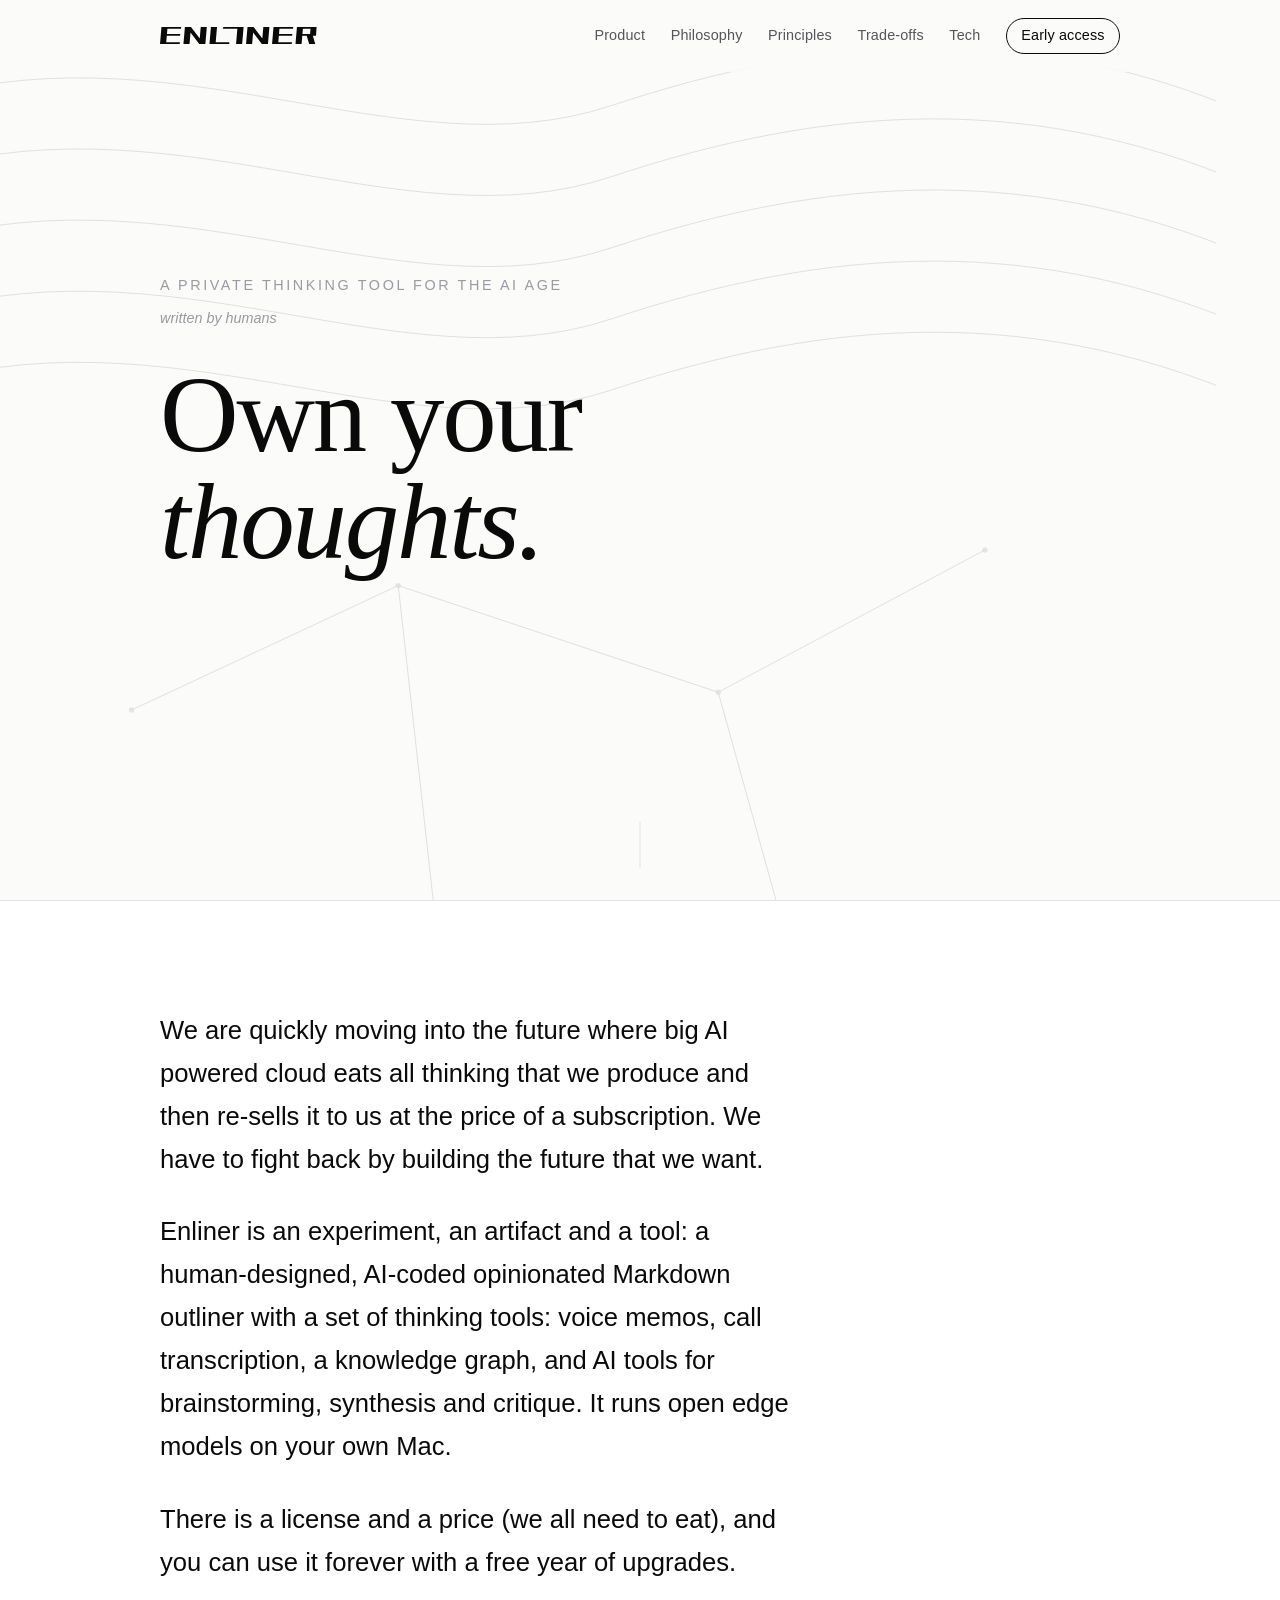
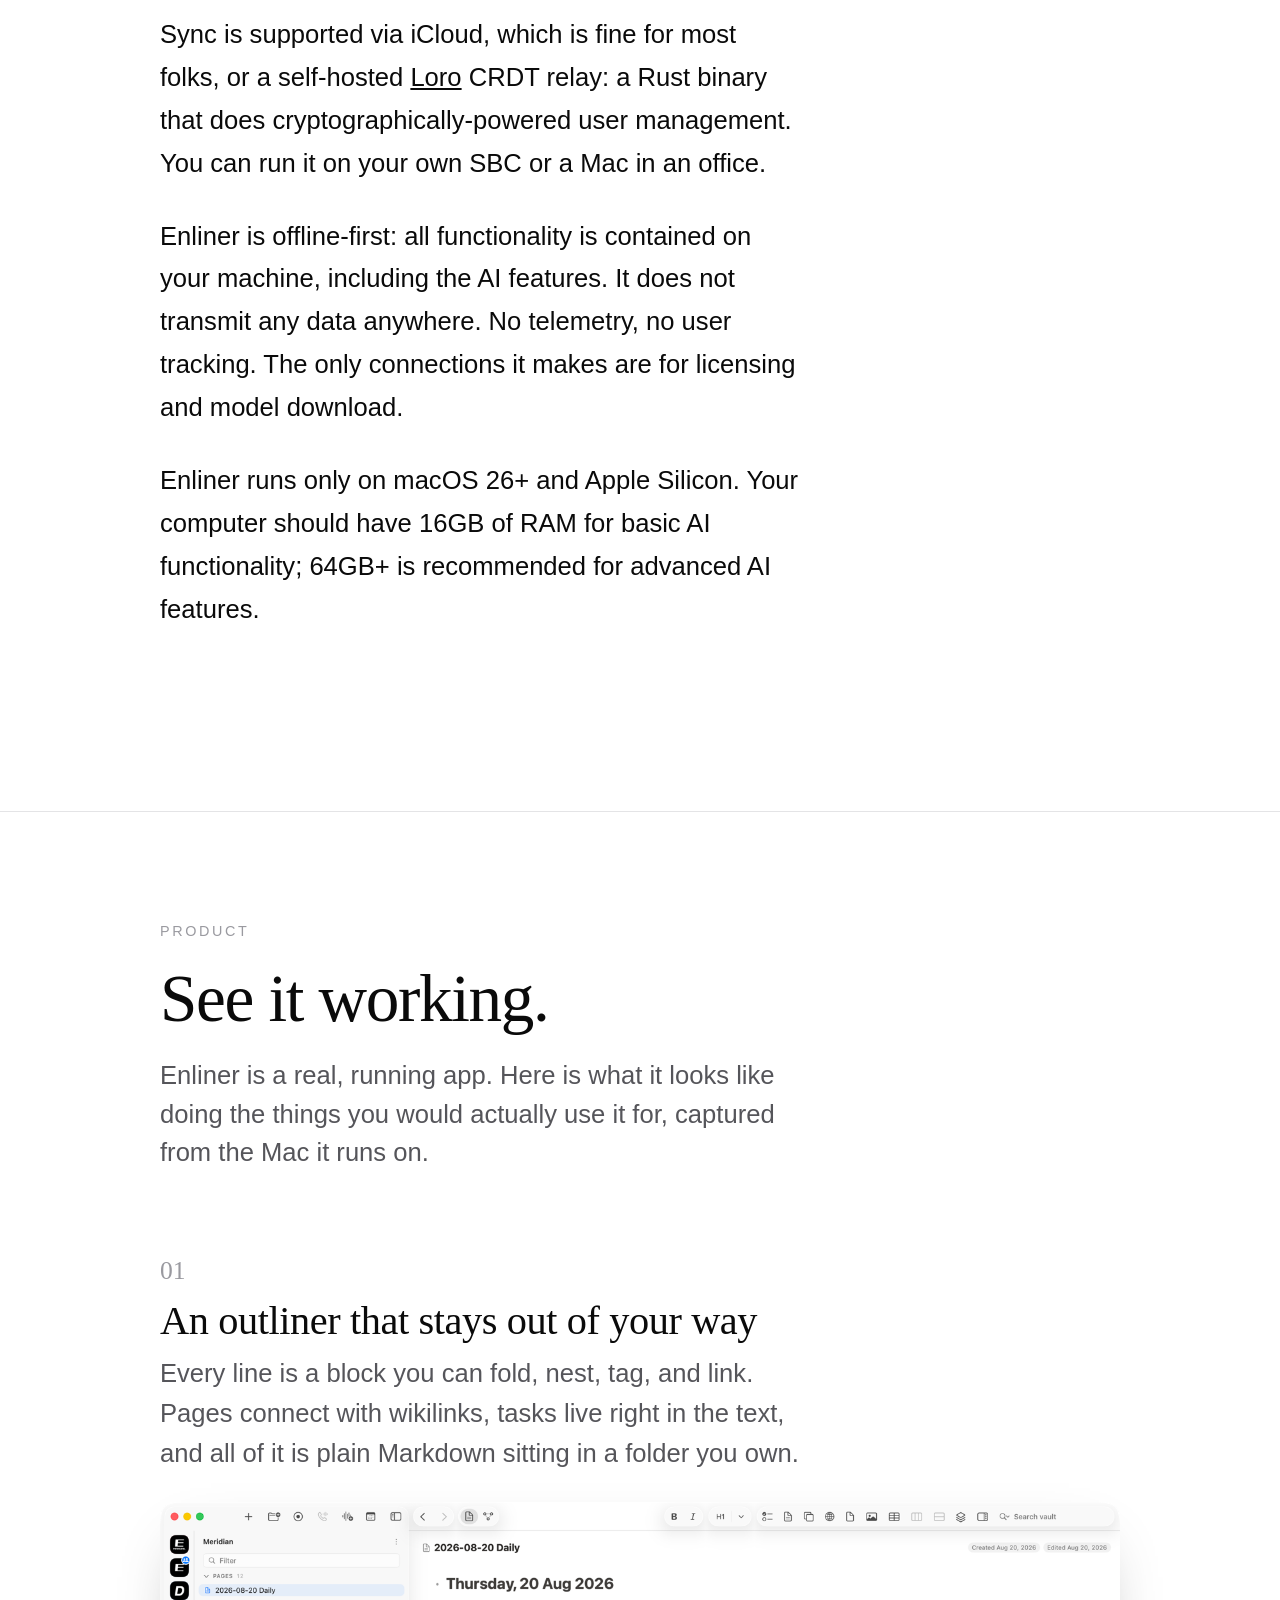
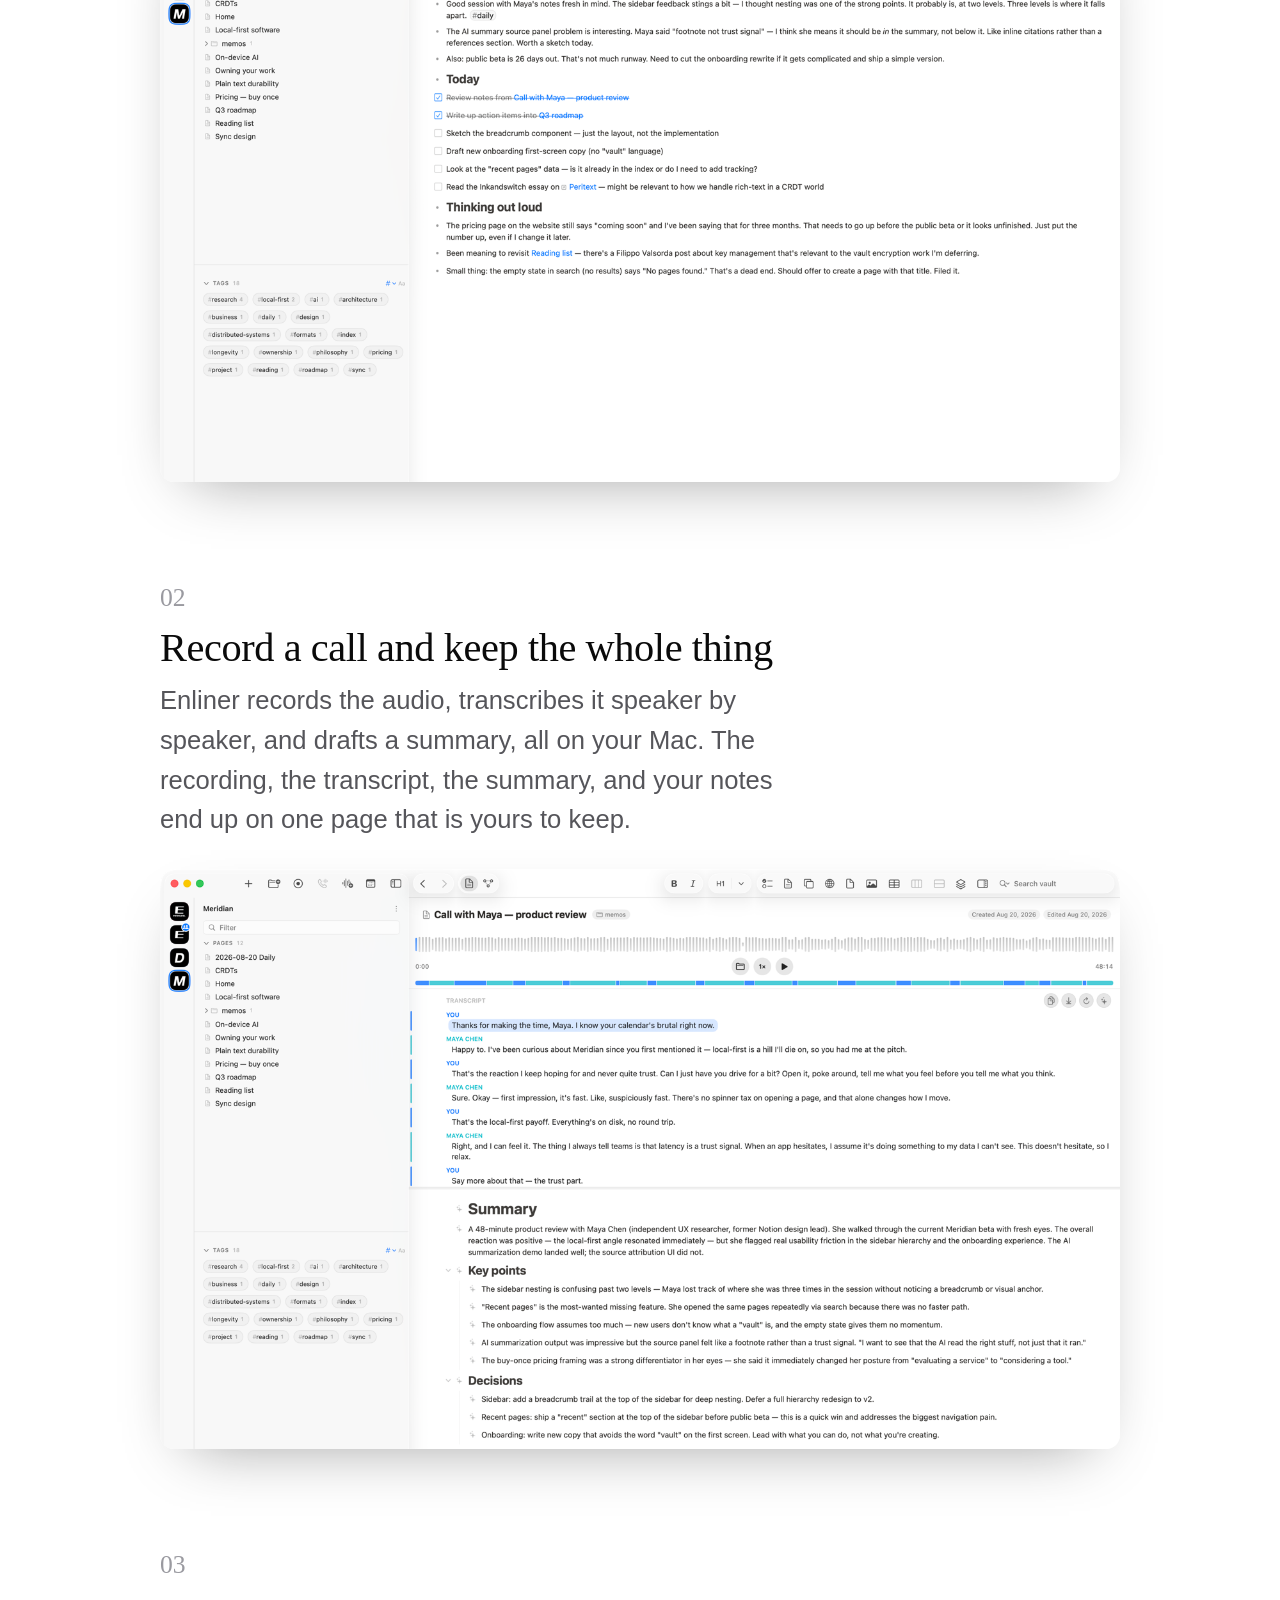
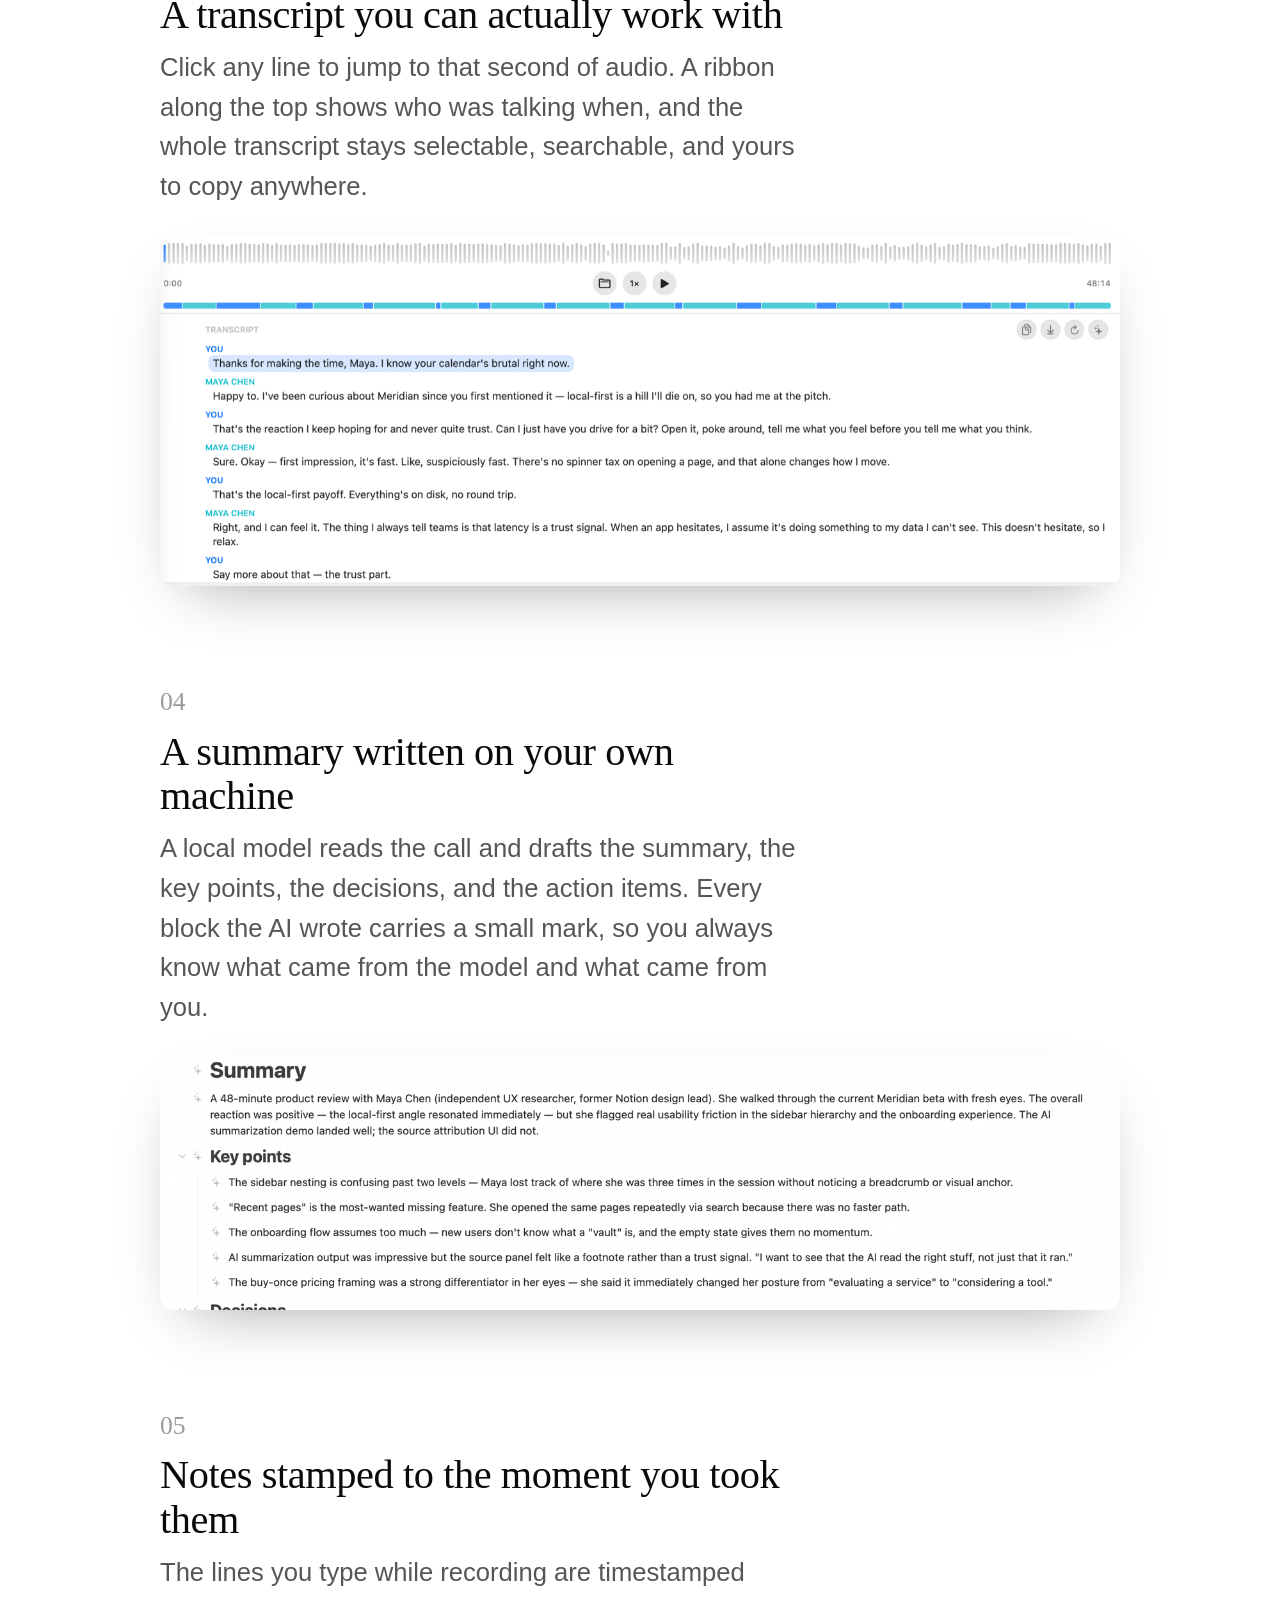
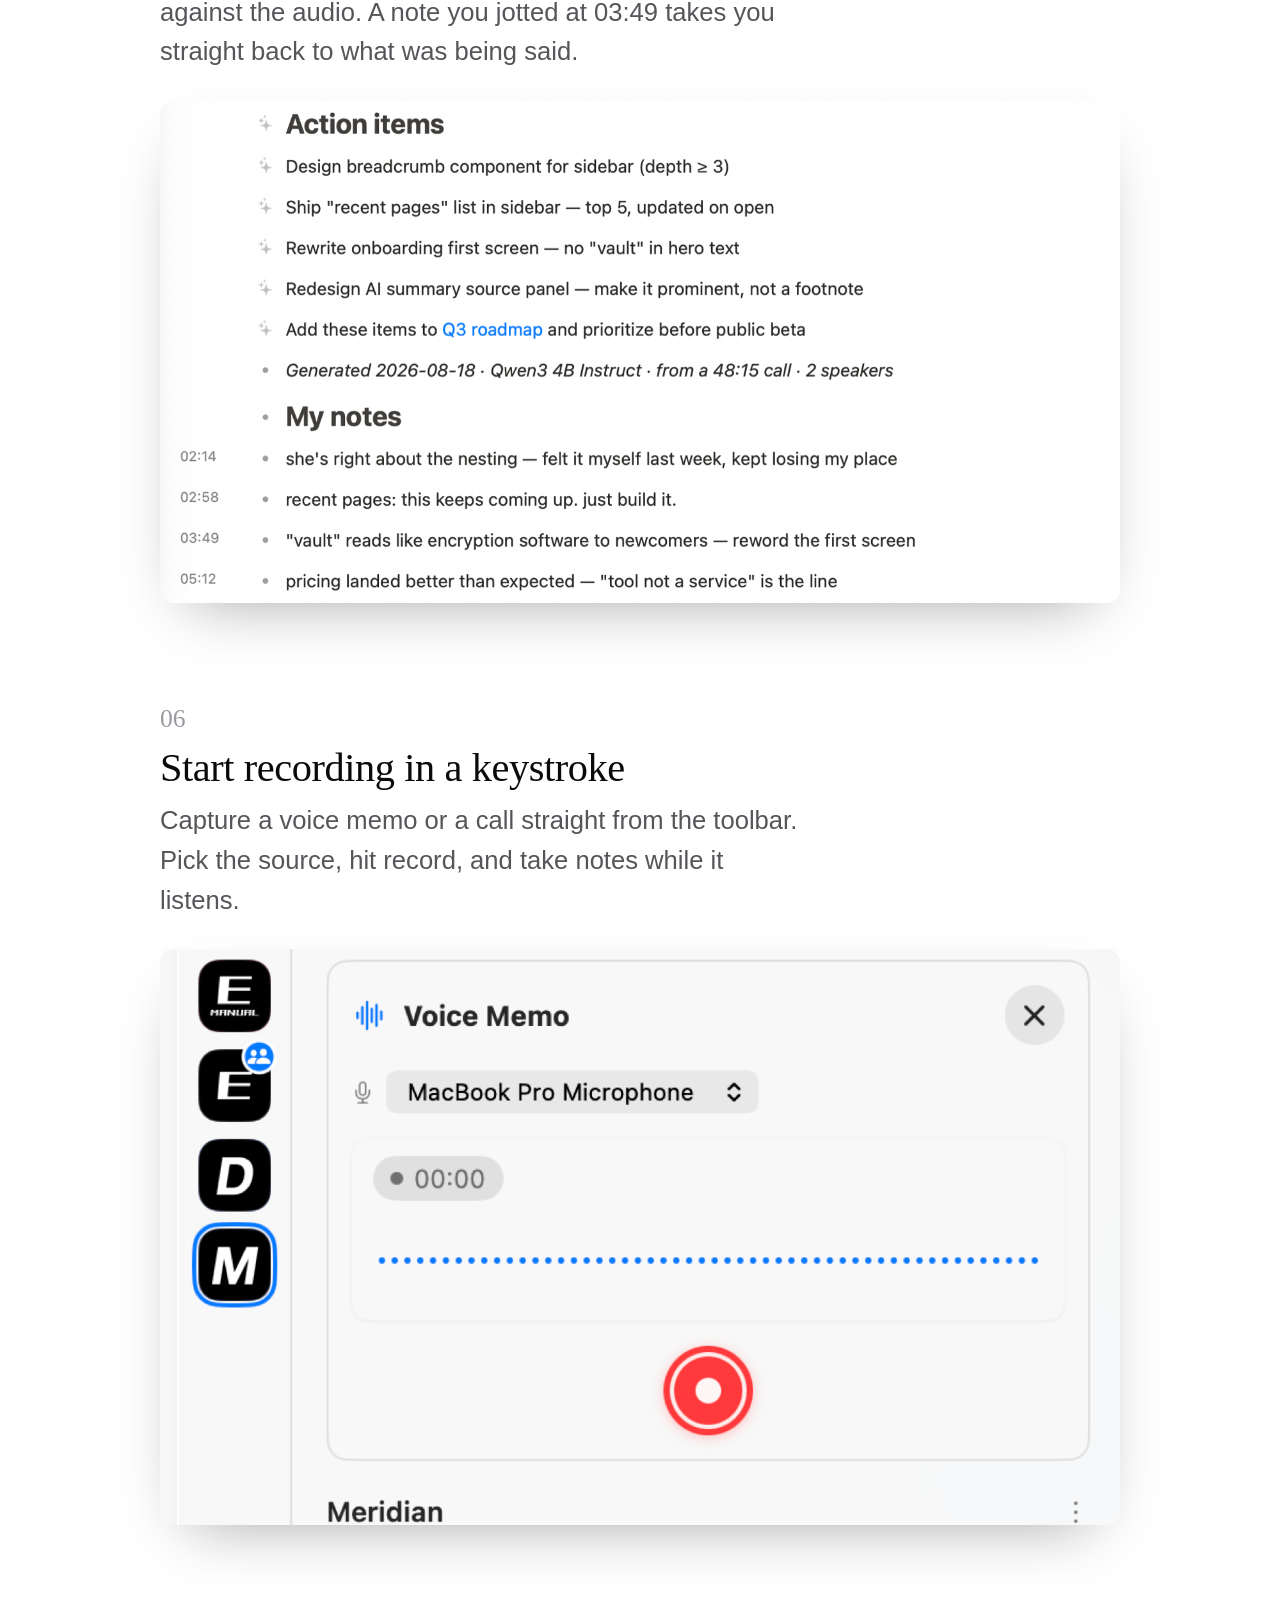
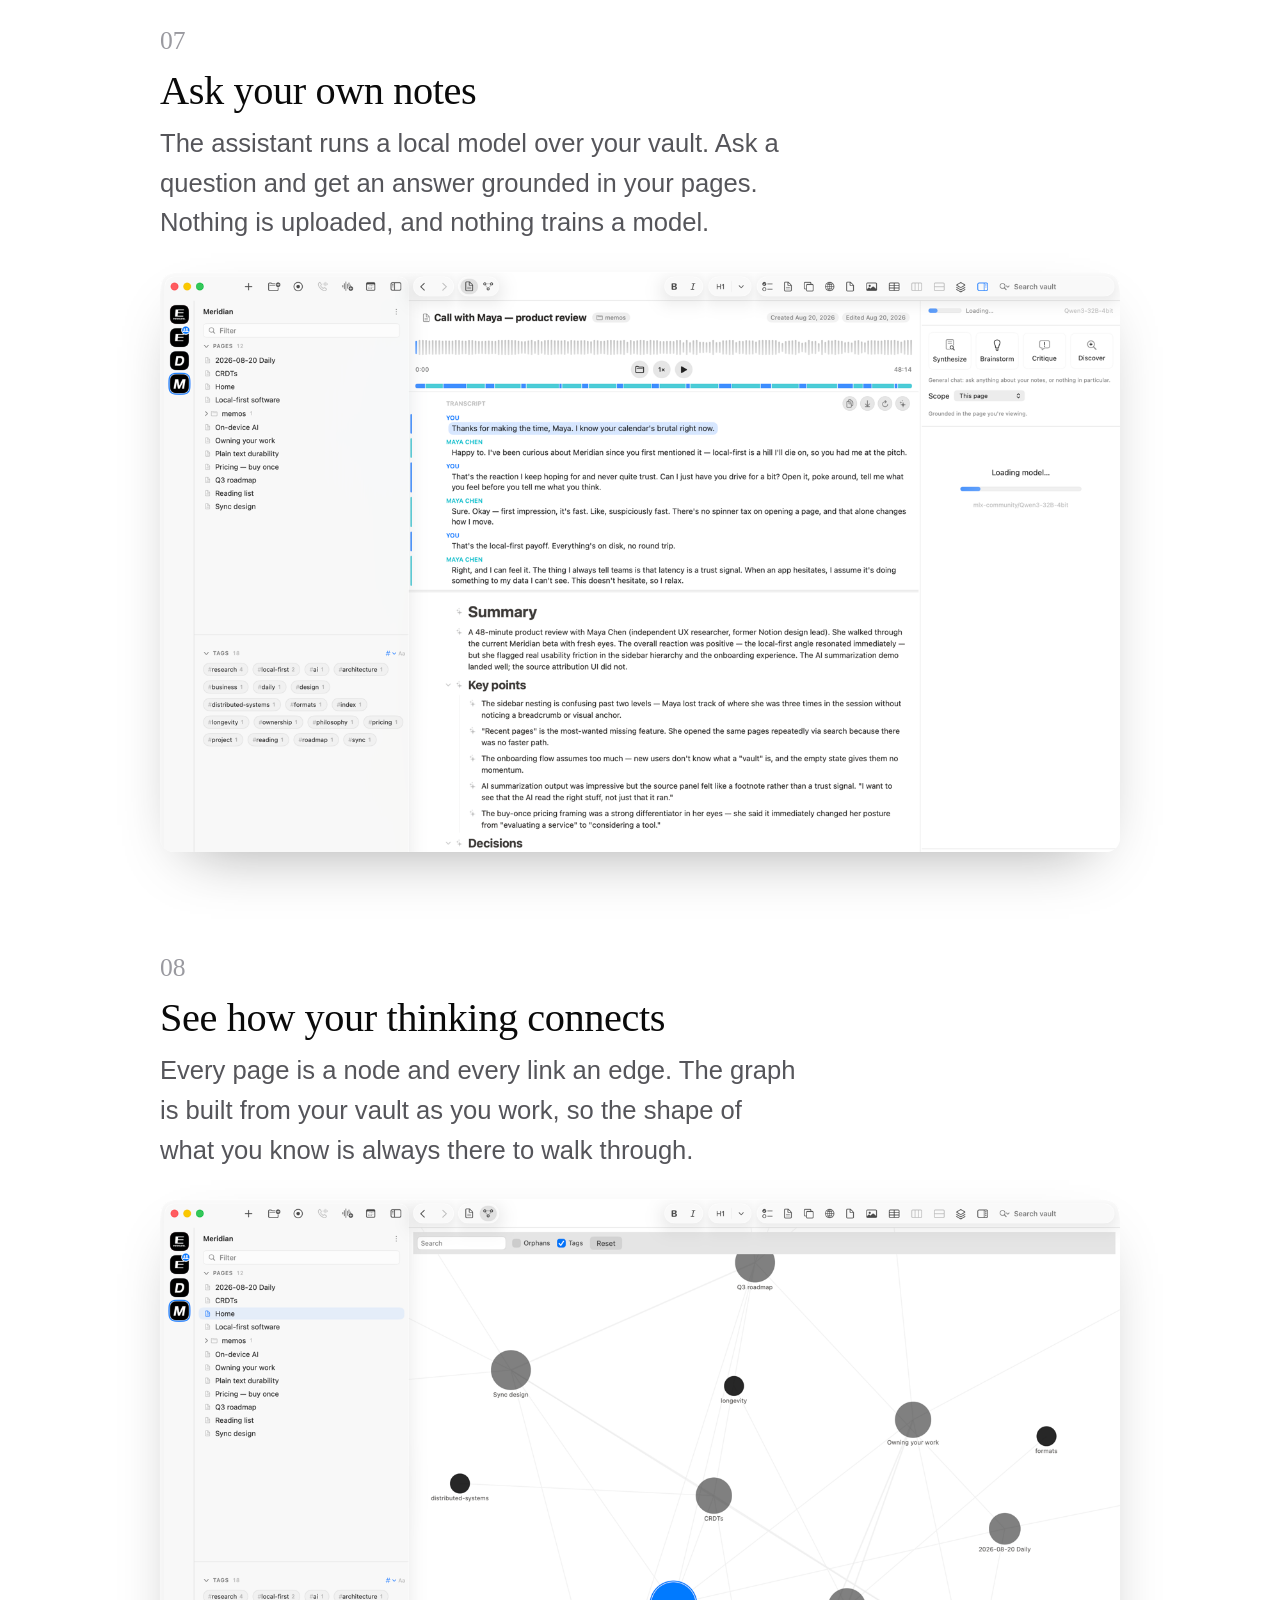
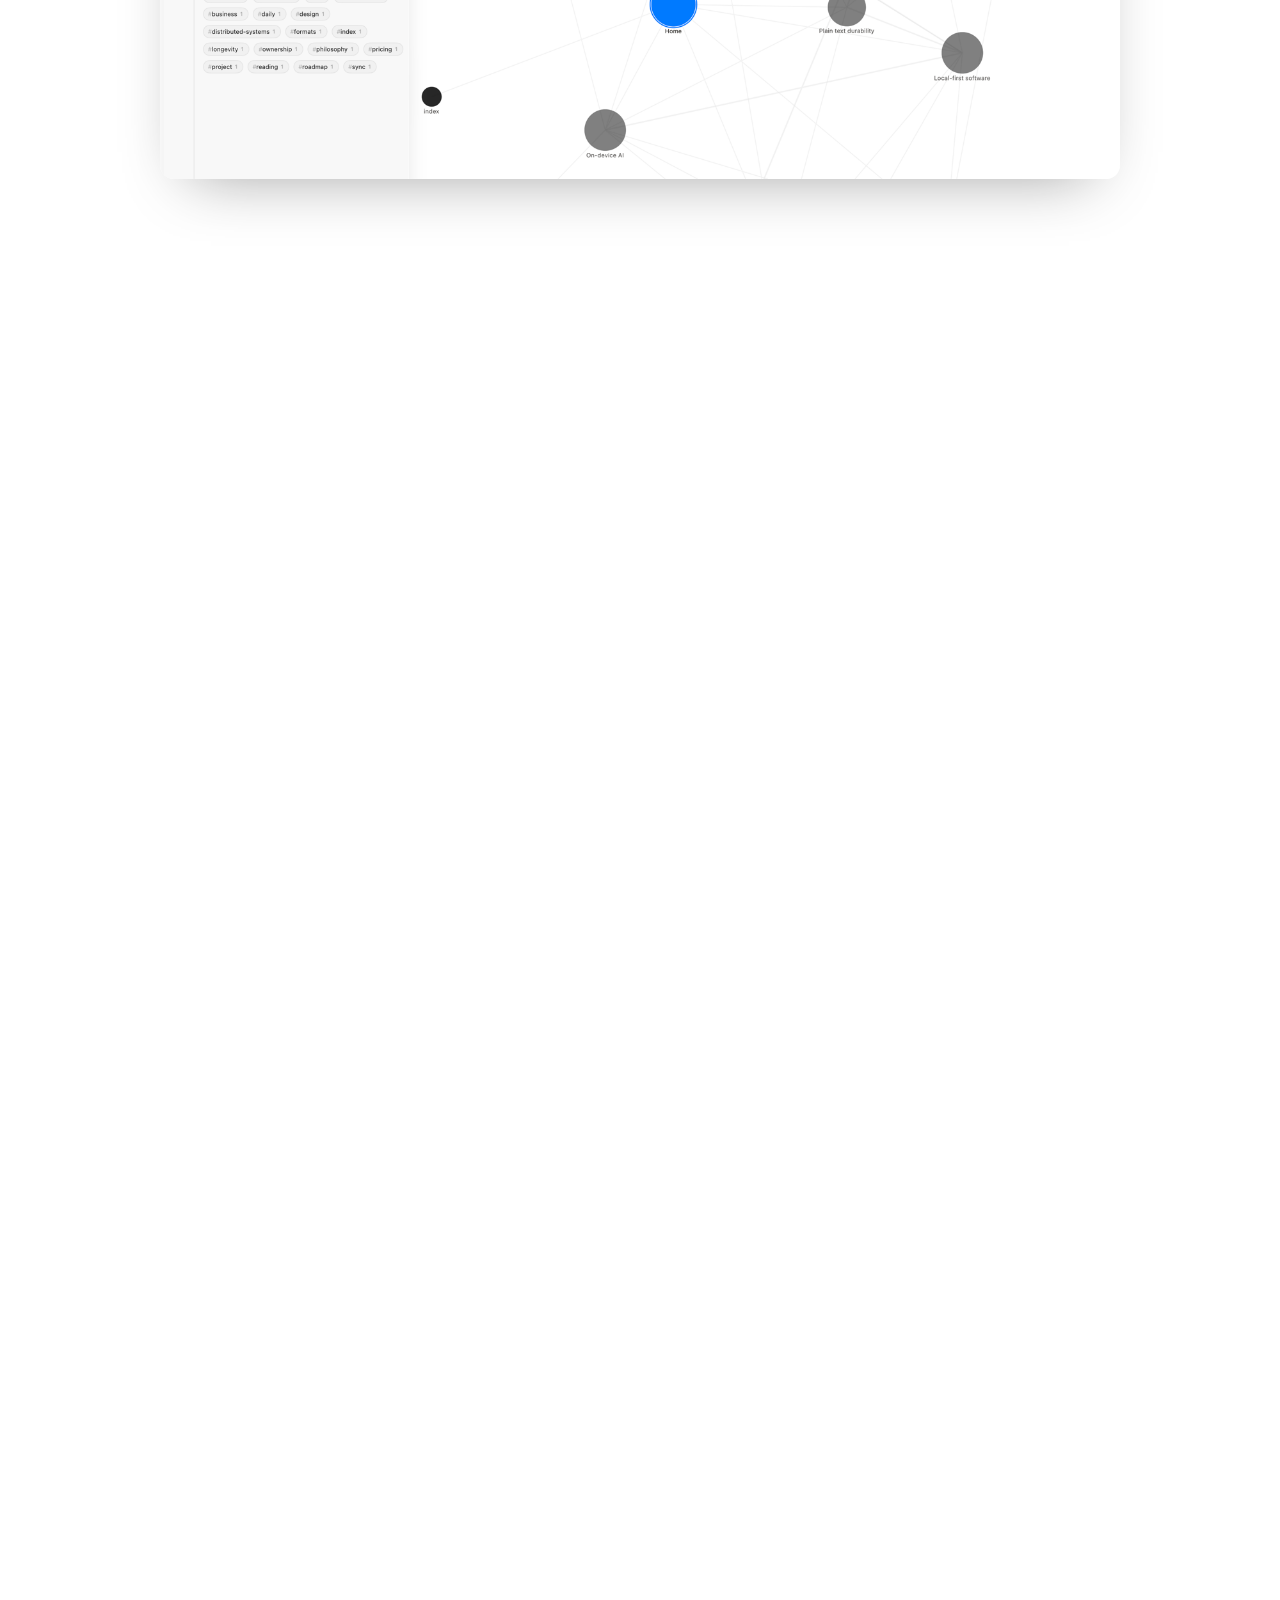
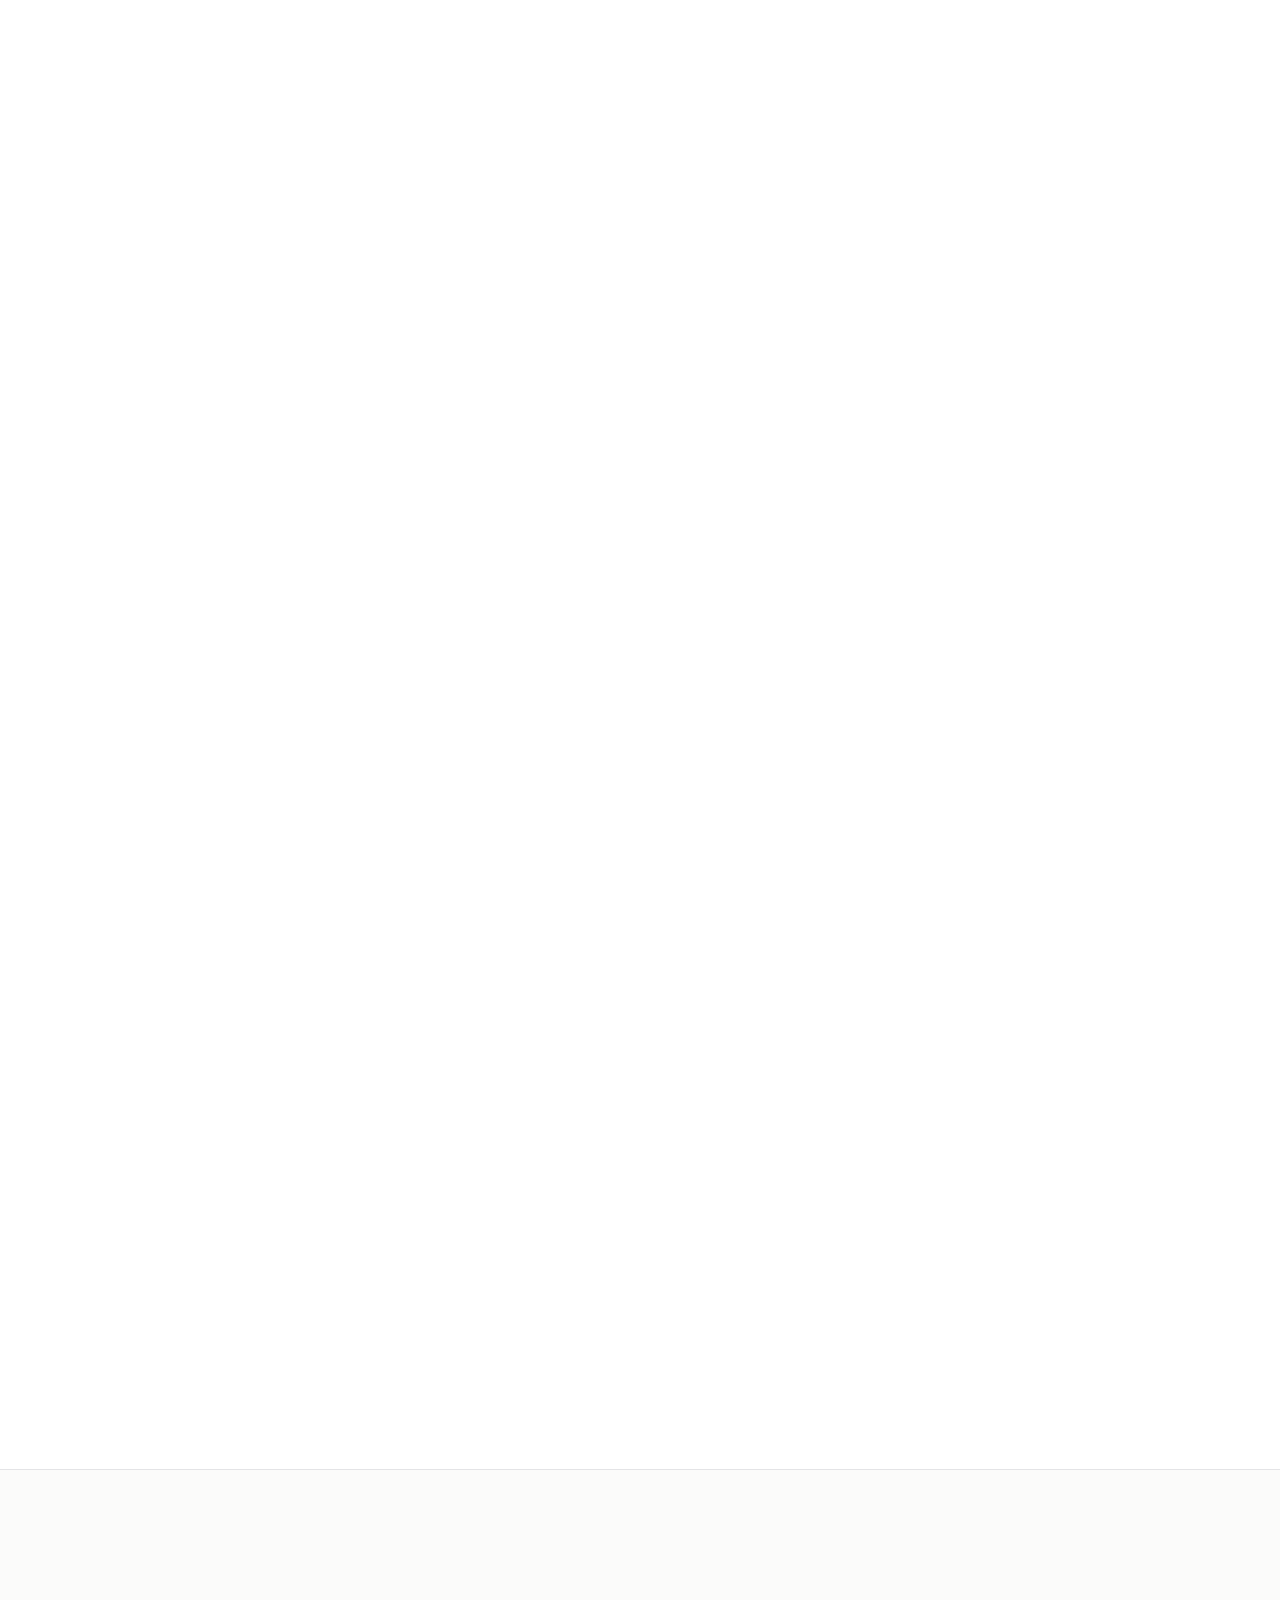
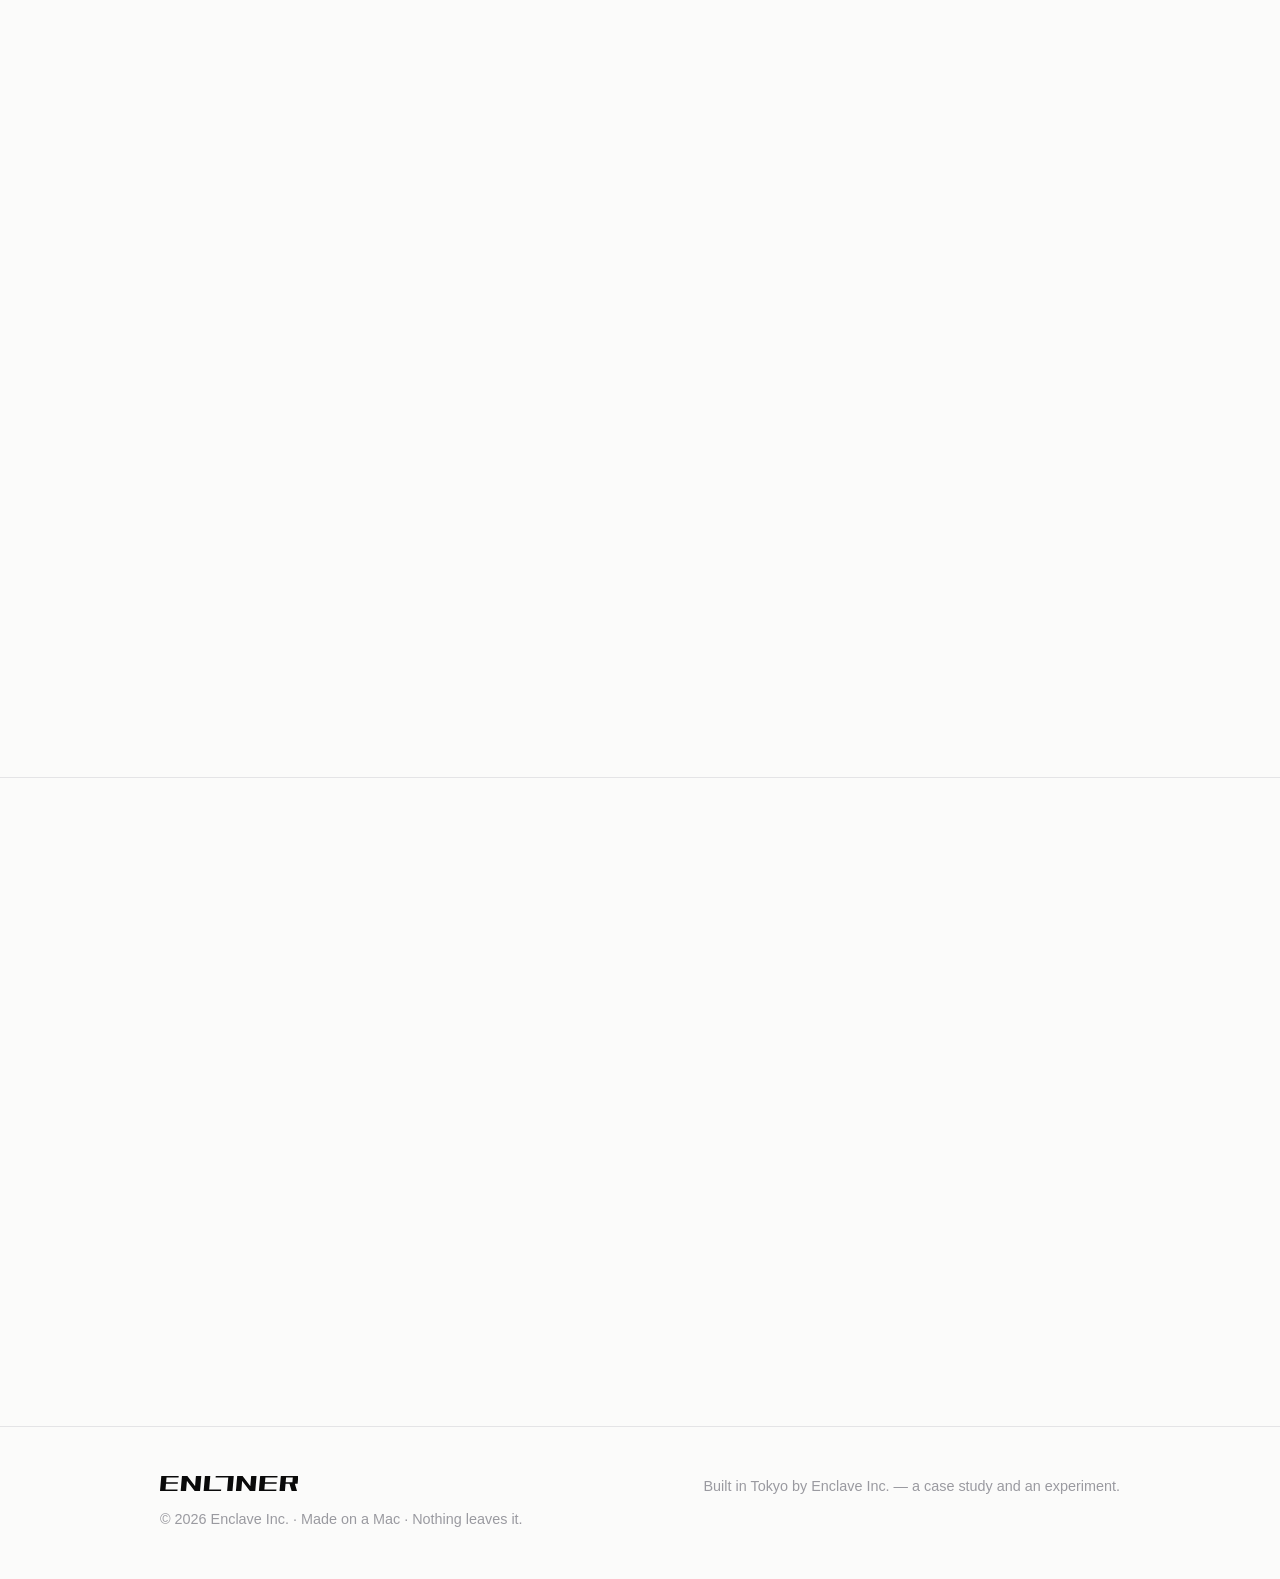
<file: index.html>
<!DOCTYPE html>
<html lang="en">
<head>
  <meta charset="UTF-8" />
  <meta name="viewport" content="width=device-width, initial-scale=1.0" />
  <title>Enliner – Own your thinking.</title>
  <meta name="description" content="A private thinking tool for the AI age. Enliner keeps your notes, calls, and know-how on your own Mac, with AI that runs there too. You buy it once. No account, no cloud, no subscription." />
  <meta name="theme-color" content="#0a0a0a" />
  <link rel="icon" type="image/png" sizes="32x32" href="assets/favicon-32.png" />
  <link rel="icon" type="image/png" sizes="16x16" href="assets/favicon-16.png" />
  <link rel="apple-touch-icon" href="assets/apple-touch-icon.png" />

  <!-- Open Graph / social -->
  <meta property="og:type" content="website" />
  <meta property="og:title" content="Enliner – Own your thinking." />
  <meta property="og:description" content="A private thinking tool for the AI age. Your notes, calls, and know-how stay on your own Mac, and the AI runs there too. Buy it once, keep it for good." />
  <meta property="og:url" content="https://enliner.net" />
  <meta name="twitter:card" content="summary_large_image" />

  <link rel="preconnect" href="https://fonts.googleapis.com" />
  <link rel="stylesheet" href="style.css" />
</head>
<body>
  <!-- ── Enliner wordmark, defined once, referenced via <use>. fill=currentColor. ── -->
  <svg width="0" height="0" style="position:absolute" aria-hidden="true" focusable="false">
    <symbol id="enliner-wordmark" viewBox="0 0 1568 170">
      <g transform="matrix(1,0,0,1,-304.650591,-564.824219)" fill="currentColor" fill-rule="nonzero">
        <path d="M304.651,734.453L319.299,564.824L380.237,564.824L365.588,734.453L304.651,734.453ZM321.35,582.402L322.815,564.824L516.467,564.824L515.002,582.402L321.35,582.402ZM309.631,734.453L311.096,716.875L503.576,716.875L502.112,734.453L309.631,734.453ZM316.662,652.422L318.127,634.844L507.092,634.844L505.627,652.422L316.662,652.422Z"/>
        <path d="M539.026,734.453L553.674,564.824L614.612,564.824L599.963,734.453L539.026,734.453ZM697.229,734.453L711.877,564.824L772.815,564.824L758.166,734.453L697.229,734.453ZM697.229,734.453L567.737,564.824L614.612,564.824L744.104,734.453L697.229,734.453Z"/>
        <path d="M799.182,734.453L813.83,564.824L874.768,564.824L860.119,734.453L799.182,734.453ZM804.162,734.453L805.627,716.875L998.108,716.875L996.643,734.453L804.162,734.453Z"/>
        <path d="M1065.197,734.453L1079.846,564.824L1140.783,564.824L1126.135,734.453L1065.197,734.453ZM934.944,582.402L936.408,564.824L1133.342,564.824L1131.877,582.402L934.944,582.402ZM1072.053,734.453L1073.518,716.875L1120.451,716.875L1118.987,734.453L1072.053,734.453Z"/>
        <g transform="matrix(1,0,0,1,-20,0)">
          <path d="M1185.022,734.453L1199.67,564.824L1260.608,564.824L1245.959,734.453L1185.022,734.453ZM1343.225,734.453L1357.873,564.824L1418.811,564.824L1404.162,734.453L1343.225,734.453ZM1343.225,734.453L1213.733,564.824L1260.608,564.824L1390.1,734.453L1343.225,734.453Z"/>
        </g>
        <g transform="matrix(1,0,0,1,-20,0)">
          <path d="M1445.178,734.453L1459.826,564.824L1520.764,564.824L1506.115,734.453L1445.178,734.453ZM1461.877,582.402L1463.342,564.824L1656.994,564.824L1655.529,582.402L1461.877,582.402ZM1450.158,734.453L1451.623,716.875L1644.104,716.875L1642.639,734.453L1450.158,734.453ZM1457.19,652.422L1458.654,634.844L1647.619,634.844L1646.154,652.422L1457.19,652.422Z"/>
        </g>
        <g transform="matrix(1,0,0,1,-20,0)">
          <path d="M1691.565,652.422L1693.029,634.844L1881.994,634.844L1880.529,652.422L1691.565,652.422ZM1679.553,734.453L1694.201,564.824L1755.139,564.824L1740.49,734.453L1679.553,734.453ZM1697.424,582.402L1698.889,564.824L1887.854,564.824L1886.389,582.402L1697.424,582.402ZM1823.694,652.422L1831.311,564.824L1892.248,564.824L1884.631,652.422L1823.694,652.422ZM1816.662,734.453L1787.951,638.945L1848.889,638.945L1877.6,734.453L1816.662,734.453Z"/>
        </g>
      </g>
    </symbol>
  </svg>

  <!-- ─────────────────────────────  BACKGROUND  ───────────────────────────── -->
  <!-- Layered, parallaxing line-art. Purely decorative; monochrome; aria-hidden. -->
  <div class="bg" aria-hidden="true">
    <svg class="bg-layer" data-depth="0.12" viewBox="0 0 1440 1600" preserveAspectRatio="xMidYMin slice" xmlns="http://www.w3.org/2000/svg">
      <g class="contours" stroke="currentColor" fill="none" stroke-width="1" vector-effect="non-scaling-stroke">
        <path d="M-40 220 C 260 120, 520 300, 760 220 S 1240 120, 1500 240" />
        <path d="M-40 300 C 260 200, 520 380, 760 300 S 1240 200, 1500 320" />
        <path d="M-40 380 C 260 280, 520 460, 760 380 S 1240 280, 1500 400" />
        <path d="M-40 460 C 260 360, 520 540, 760 460 S 1240 360, 1500 480" />
        <path d="M-40 540 C 260 440, 520 620, 760 540 S 1240 440, 1500 560" />
      </g>
    </svg>
    <svg class="bg-layer" data-depth="0.30" viewBox="0 0 1440 1600" preserveAspectRatio="xMidYMin slice" xmlns="http://www.w3.org/2000/svg">
      <!-- an outliner/graph echo: nodes joined by hairlines -->
      <g class="nodes" stroke="currentColor" fill="none" stroke-width="1" vector-effect="non-scaling-stroke">
        <line x1="220" y1="900" x2="520" y2="760" />
        <line x1="520" y1="760" x2="880" y2="880" />
        <line x1="880" y1="880" x2="1180" y2="720" />
        <line x1="520" y1="760" x2="560" y2="1120" />
        <line x1="880" y1="880" x2="980" y2="1240" />
      </g>
      <g class="dots" fill="currentColor">
        <circle cx="220" cy="900" r="3" /><circle cx="520" cy="760" r="3" />
        <circle cx="880" cy="880" r="3" /><circle cx="1180" cy="720" r="3" />
        <circle cx="560" cy="1120" r="3" /><circle cx="980" cy="1240" r="3" />
      </g>
    </svg>
    <div class="bg-grain"></div>
  </div>

  <!-- ─────────────────────────────  NAV  ───────────────────────────── -->
  <header class="nav">
    <a class="wordmark" href="#top" aria-label="Enliner home">
      <svg class="brand-logo" viewBox="0 0 1568 170" role="img" aria-label="Enliner"><use href="#enliner-wordmark"/></svg>
    </a>
    <nav class="nav-links">
      <a href="#product">Product</a>
      <a href="philosophy">Philosophy</a>
      <a href="principles">Principles</a>
      <a href="tradeoffs">Trade-offs</a>
      <a href="tech">Tech</a>
      <a class="nav-cta" href="#access">Early access</a>
    </nav>
  </header>

  <main id="top">

    <!-- ─────────────────────────────  HERO  ───────────────────────────── -->
    <section class="hero" id="hero">
      <div class="hero-inner reveal">
        <p class="kicker">A private thinking tool for the AI age</p>
        <p class="byline">written by humans</p>
        <h1 class="hero-title">
          Own your<br /><em>thoughts.</em>
        </h1>
      </div>
      <div class="scroll-hint" aria-hidden="true"><span></span></div>
    </section>

    <!-- ─────────────────────────────  PITCH  ───────────────────────────── -->
    <section class="essay-wrap" id="pitch">
      <div class="essay reveal">
        <section>
          <p>We are quickly moving into the future where big AI powered cloud eats all thinking that we produce and then re-sells it to us at the price of a subscription. We have to fight back by building the future that we want.</p>
          <p>Enliner is an experiment, an artifact and a tool: a human-designed, AI-coded opinionated Markdown outliner with a set of thinking tools: voice memos, call transcription, a knowledge graph, and AI tools for brainstorming, synthesis and critique. It runs open edge models on your own Mac.</p>
          <p>There is a license and a price (we all need to eat), and you can use it forever with a free year of upgrades.</p>
          <p>Sync is supported via iCloud, which is fine for most folks, or a self-hosted <a href="https://loro.dev/">Loro</a> CRDT relay: a Rust binary that does cryptographically-powered user management. You can run it on your own SBC or a Mac in an office.</p>
          <p>Enliner is offline-first: all functionality is contained on your machine, including the AI features. It does not transmit any data anywhere. No telemetry, no user tracking. The only connections it makes are for licensing and model download.</p>
          <p>Enliner runs only on macOS 26+ and Apple Silicon. Your computer should have 16GB of RAM for basic AI functionality; 64GB+ is recommended for advanced AI features.</p>
        </section>
      </div>
    </section>

    <!-- ─────────────────────────────  PRODUCT  ───────────────────────────── -->
    <section class="product" id="product">
      <div class="product-inner">
        <div class="product-intro reveal">
          <p class="section-kicker">Product</p>
          <h2 class="product-title">See it working.</h2>
          <p class="product-lead">
            Enliner is a real, running app. Here is what it looks like doing the things you
            would actually use it for, captured from the Mac it runs on.
          </p>
        </div>

        <div class="feature reveal">
          <span class="feature-num">01</span>
          <h3 class="feature-callout">An outliner that stays out of your way</h3>
          <p class="feature-desc">
            Every line is a block you can fold, nest, tag, and link. Pages connect with
            wikilinks, tasks live right in the text, and all of it is plain Markdown sitting
            in a folder you own.
          </p>
          <figure class="shot"><img src="assets/product/_editor.png" loading="lazy" width="1600" alt="The Enliner editor: a daily note with nested blocks, tags, wikilinks, and checkboxes." /></figure>
        </div>

        <div class="feature reveal">
          <span class="feature-num">02</span>
          <h3 class="feature-callout">Record a call and keep the whole thing</h3>
          <p class="feature-desc">
            Enliner records the audio, transcribes it speaker by speaker, and drafts a summary,
            all on your Mac. The recording, the transcript, the summary, and your notes end up
            on one page that is yours to keep.
          </p>
          <figure class="shot"><img src="assets/product/_calls.png" loading="lazy" width="1600" alt="A recorded call in Enliner: audio player, speaker-diarized transcript, and an AI summary." /></figure>
        </div>

        <div class="feature reveal">
          <span class="feature-num">03</span>
          <h3 class="feature-callout">A transcript you can actually work with</h3>
          <p class="feature-desc">
            Click any line to jump to that second of audio. A ribbon along the top shows who
            was talking when, and the whole transcript stays selectable, searchable, and yours
            to copy anywhere.
          </p>
          <figure class="shot"><img src="assets/product/_transcript.png" loading="lazy" width="1600" alt="Enliner's transcript view with an audio scrubber, a turn-taking ribbon, and speaker-labeled turns." /></figure>
        </div>

        <div class="feature reveal">
          <span class="feature-num">04</span>
          <h3 class="feature-callout">A summary written on your own machine</h3>
          <p class="feature-desc">
            A local model reads the call and drafts the summary, the key points, the decisions,
            and the action items. Every block the AI wrote carries a small mark, so you always
            know what came from the model and what came from you.
          </p>
          <figure class="shot"><img src="assets/product/_summary.png" loading="lazy" width="1600" alt="An AI-generated call summary in Enliner, each block marked with a sparkle to show it was model-written." /></figure>
        </div>

        <div class="feature reveal">
          <span class="feature-num">05</span>
          <h3 class="feature-callout">Notes stamped to the moment you took them</h3>
          <p class="feature-desc">
            The lines you type while recording are timestamped against the audio. A note you
            jotted at 03:49 takes you straight back to what was being said.
          </p>
          <figure class="shot"><img src="assets/product/_notes.png" loading="lazy" width="1600" alt="Call notes in Enliner, each line stamped with the recording time it was written." /></figure>
        </div>

        <div class="feature reveal">
          <span class="feature-num">06</span>
          <h3 class="feature-callout">Start recording in a keystroke</h3>
          <p class="feature-desc">
            Capture a voice memo or a call straight from the toolbar. Pick the source, hit
            record, and take notes while it listens.
          </p>
          <figure class="shot"><img src="assets/product/_recording.png" loading="lazy" width="1600" alt="Enliner's voice-memo recorder with a microphone source picker, timer, and waveform." /></figure>
        </div>

        <div class="feature reveal">
          <span class="feature-num">07</span>
          <h3 class="feature-callout">Ask your own notes</h3>
          <p class="feature-desc">
            The assistant runs a local model over your vault. Ask a question and get an answer
            grounded in your pages. Nothing is uploaded, and nothing trains a model.
          </p>
          <figure class="shot"><img src="assets/product/_assistant.png" loading="lazy" width="1600" alt="Enliner's assistant panel running a local model to answer questions grounded in your notes." /></figure>
        </div>

        <div class="feature reveal">
          <span class="feature-num">08</span>
          <h3 class="feature-callout">See how your thinking connects</h3>
          <p class="feature-desc">
            Every page is a node and every link an edge. The graph is built from your vault as
            you work, so the shape of what you know is always there to walk through.
          </p>
          <figure class="shot"><img src="assets/product/_graph.png" loading="lazy" width="1600" alt="Enliner's graph view showing pages as nodes connected by their links." /></figure>
        </div>

        <div class="feature reveal">
          <span class="feature-num">09</span>
          <h3 class="feature-callout">Every mention finds its way back</h3>
          <p class="feature-desc">
            Link to a page from anywhere and it appears in that page's linked references on its
            own. Your notes cross-reference themselves as you write.
          </p>
          <figure class="shot"><img src="assets/product/_backlinks.png" loading="lazy" width="1600" alt="Linked references in Enliner: a page showing every other page that mentions it." /></figure>
        </div>

        <div class="feature reveal">
          <span class="feature-num">10</span>
          <h3 class="feature-callout">Plans, tables, and tasks in one place</h3>
          <p class="feature-desc">
            Tables, checklists, and properties live in the same document as your writing. A
            roadmap, a set of meeting notes, and a to-do list are all just pages.
          </p>
          <figure class="shot"><img src="assets/product/_tables.png" loading="lazy" width="1600" alt="A roadmap page in Enliner with a status table, nested task lists, and properties." /></figure>
        </div>

        <div class="feature reveal">
          <span class="feature-num">11</span>
          <h3 class="feature-callout">Keep a map of everything</h3>
          <p class="feature-desc">
            Build a home page that links out to the work, and let the sidebar, the tags, and
            the graph carry you the rest of the way.
          </p>
          <figure class="shot"><img src="assets/product/_home.png" loading="lazy" width="1600" alt="A home page in Enliner acting as a map of contents, linking out to every other page." /></figure>
        </div>
      </div>
    </section>

    <!-- ─────────────────────────────  PRICE ANCHOR  ───────────────────────────── -->
    <section class="price" id="price-anchor">
      <div class="price-inner reveal">
        <p class="section-kicker">Buy once, update when you want</p>
        <h2 class="price-head">Own it once.<br />Yours for good.</h2>
        <div class="price-compare">
          <div class="price-card price-us">
            <p class="price-name">Enliner</p>
            <p class="price-big">$30<span>once</span></p>
            <p class="price-detail">
              That buys the app and a year of updates. After the year, it keeps working
              forever, free and offline, with everything you already have. Another year of
              updates is $20 whenever you want one, and it brings every release since.
            </p>
          </div>
        </div>
        <p class="price-note">
          This is not a subscription. Buy it in year one, use it free through year three, and
          if year four brings a feature you want, $20 catches you up on all of it. Stop paying
          and nothing is ever taken away.
        </p>
      </div>
    </section>

    <!-- ─────────────────────────────  EARLY ACCESS  ───────────────────────────── -->
    <section class="access" id="access">
      <div class="access-inner reveal">
        <p class="section-kicker">Built in the open</p>
        <h2 class="access-head">Follow the build.<br />Get early access.</h2>
        <p class="access-sub">
          Enliner isn't on sale yet. Leave your email and I'll tell you when the first build
          is ready. No spam, no list-selling, and you can unsubscribe any time.
        </p>
        <form class="access-form" id="access-form"
              method="POST"
              action="https://formspree.io/f/REPLACE_WITH_FORM_ID"
              data-endpoint="https://formspree.io/f/REPLACE_WITH_FORM_ID">
          <label class="visually-hidden" for="email">Email address</label>
          <input id="email" name="email" type="email" required
                 autocomplete="email" placeholder="you@example.com" />
          <button type="submit">Get early access</button>
          <p class="form-status" role="status" aria-live="polite"></p>
        </form>
        <p class="access-fallback">
          Prefer email? Write to <a href="mailto:enliner@enclave.jp">enliner@enclave.jp</a>.
        </p>
      </div>
    </section>
  </main>

  <!-- ─────────────────────────────  FOOTER  ───────────────────────────── -->
  <footer class="foot">
    <div class="foot-inner">
      <svg class="brand-logo foot-mark" viewBox="0 0 1568 170" role="img" aria-label="Enliner"><use href="#enliner-wordmark"/></svg>
      <span class="foot-tag">Built in Tokyo by Enclave Inc. — a case study and an experiment.</span>
      <span class="foot-copy">© 2026 Enclave Inc. · Made on a Mac · Nothing leaves it.</span>
    </div>
  </footer>

  <script src="main.js" defer></script>
</body>
</html>
</file>
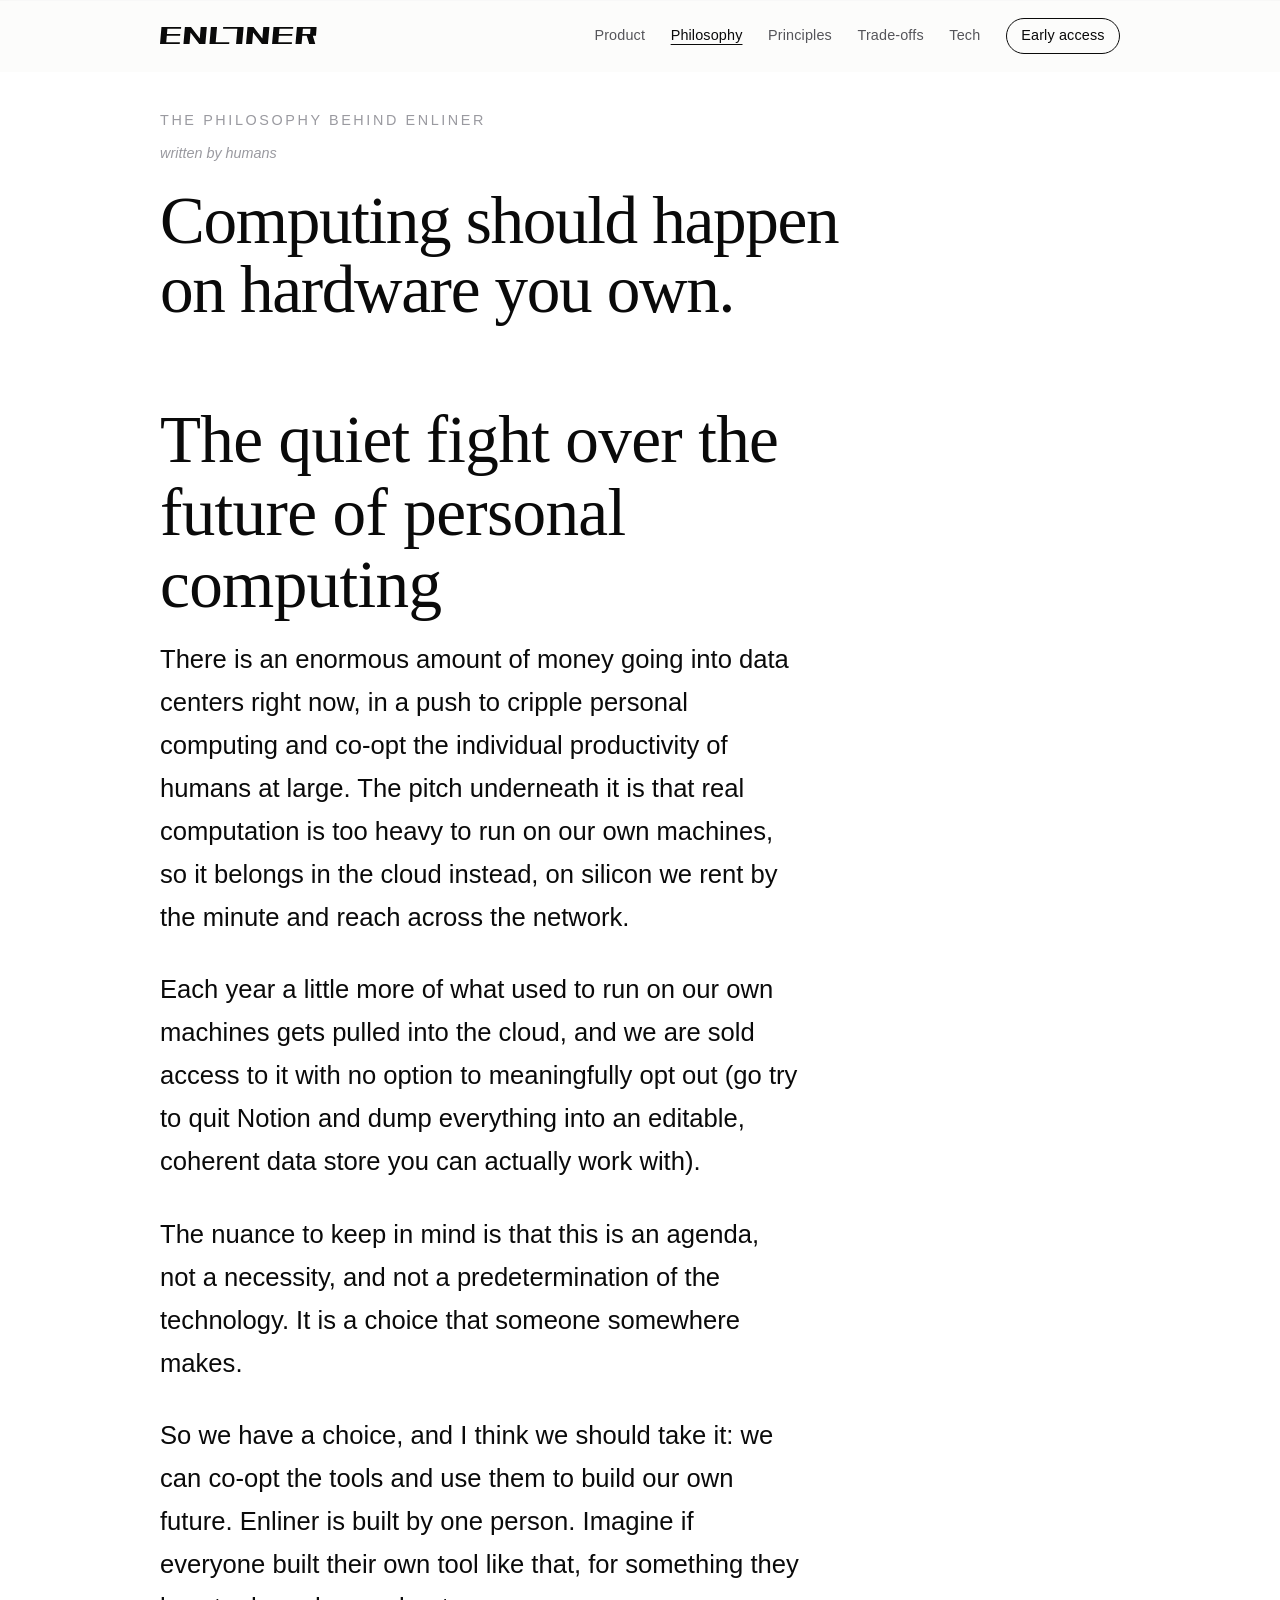
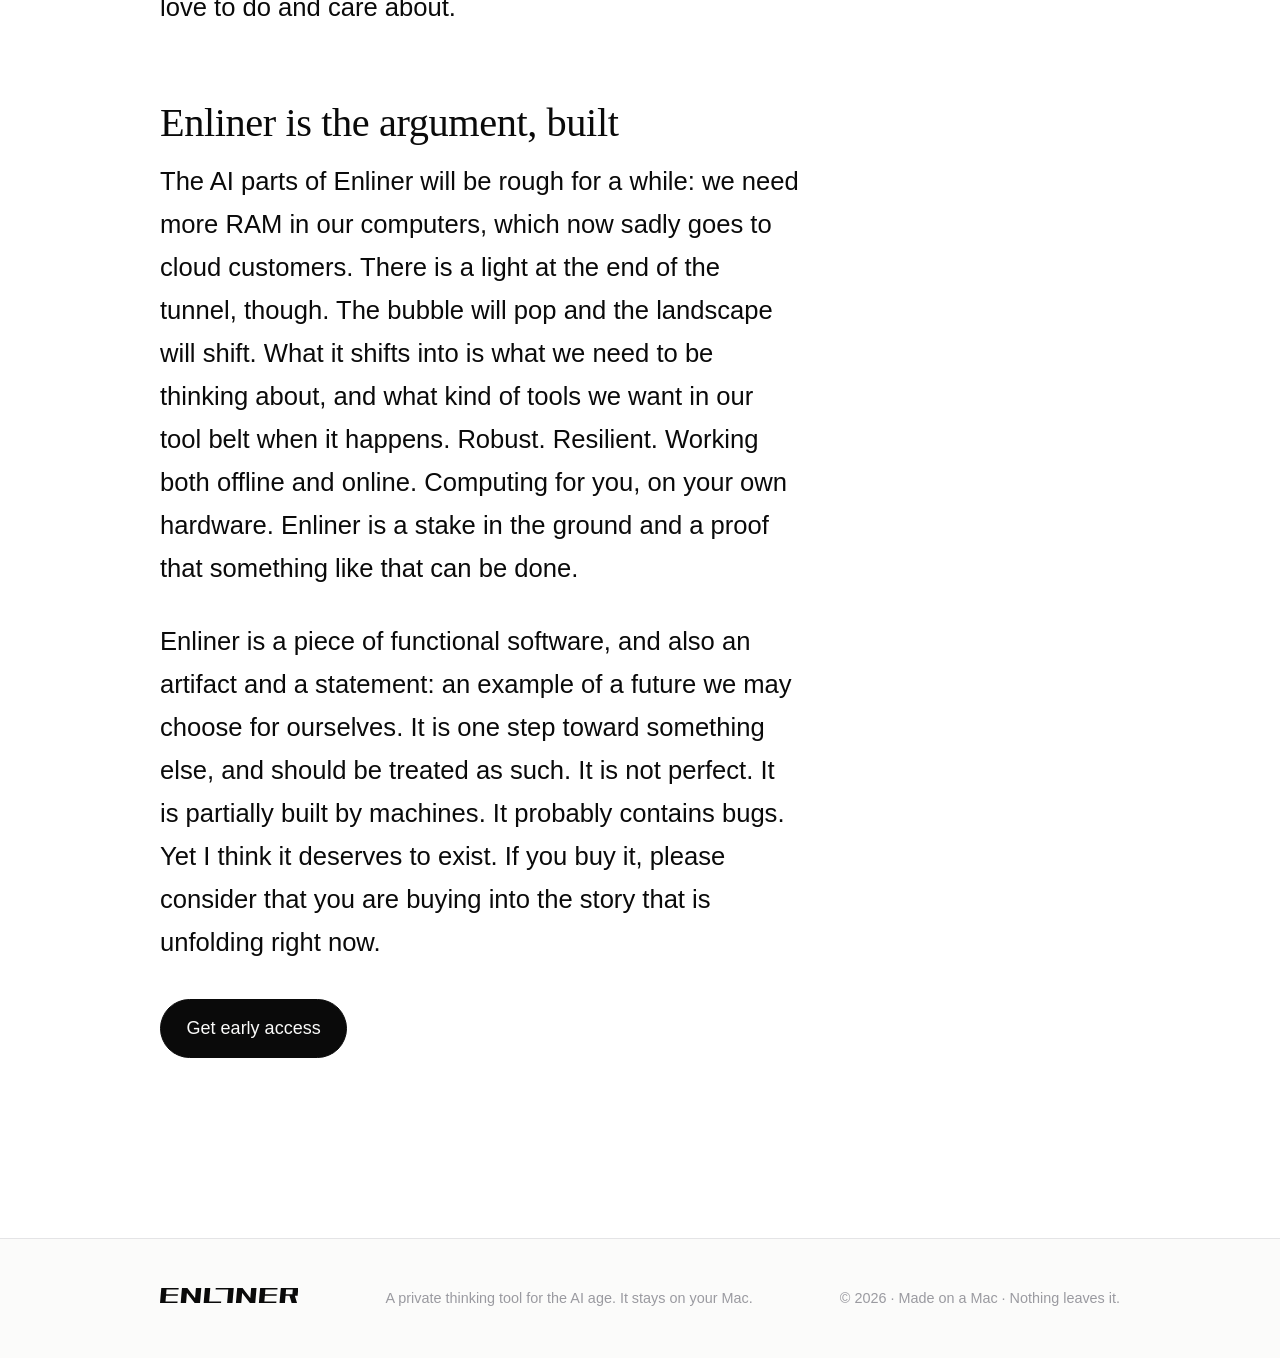
<file: philosophy.html>
<!DOCTYPE html>
<html lang="en">
<head>
  <meta charset="UTF-8" />
  <meta name="viewport" content="width=device-width, initial-scale=1.0" />
  <title>Enliner – Computing you own</title>
  <meta name="description" content="The philosophy behind Enliner: as the cloud moves to meter computation, it should still run on hardware you own. A working app as a stake in the ground for personal computing." />
  <meta name="theme-color" content="#0a0a0a" />
  <link rel="icon" type="image/png" sizes="32x32" href="assets/favicon-32.png" />
  <link rel="icon" type="image/png" sizes="16x16" href="assets/favicon-16.png" />
  <link rel="apple-touch-icon" href="assets/apple-touch-icon.png" />

  <!-- Open Graph / social -->
  <meta property="og:type" content="article" />
  <meta property="og:title" content="Enliner – Computing you own" />
  <meta property="og:description" content="As the cloud moves to meter computation, it should still run on hardware you own. The philosophy behind Enliner, and an honest account of what it is." />
  <meta property="og:url" content="https://enliner.net/philosophy" />
  <meta name="twitter:card" content="summary_large_image" />

  <link rel="stylesheet" href="style.css" />
</head>
<body>
  <!-- ── Enliner wordmark, defined once, referenced via <use>. fill=currentColor. ── -->
  <svg width="0" height="0" style="position:absolute" aria-hidden="true" focusable="false">
    <symbol id="enliner-wordmark" viewBox="0 0 1568 170">
      <g transform="matrix(1,0,0,1,-304.650591,-564.824219)" fill="currentColor" fill-rule="nonzero">
        <path d="M304.651,734.453L319.299,564.824L380.237,564.824L365.588,734.453L304.651,734.453ZM321.35,582.402L322.815,564.824L516.467,564.824L515.002,582.402L321.35,582.402ZM309.631,734.453L311.096,716.875L503.576,716.875L502.112,734.453L309.631,734.453ZM316.662,652.422L318.127,634.844L507.092,634.844L505.627,652.422L316.662,652.422Z"/>
        <path d="M539.026,734.453L553.674,564.824L614.612,564.824L599.963,734.453L539.026,734.453ZM697.229,734.453L711.877,564.824L772.815,564.824L758.166,734.453L697.229,734.453ZM697.229,734.453L567.737,564.824L614.612,564.824L744.104,734.453L697.229,734.453Z"/>
        <path d="M799.182,734.453L813.83,564.824L874.768,564.824L860.119,734.453L799.182,734.453ZM804.162,734.453L805.627,716.875L998.108,716.875L996.643,734.453L804.162,734.453Z"/>
        <path d="M1065.197,734.453L1079.846,564.824L1140.783,564.824L1126.135,734.453L1065.197,734.453ZM934.944,582.402L936.408,564.824L1133.342,564.824L1131.877,582.402L934.944,582.402ZM1072.053,734.453L1073.518,716.875L1120.451,716.875L1118.987,734.453L1072.053,734.453Z"/>
        <g transform="matrix(1,0,0,1,-20,0)">
          <path d="M1185.022,734.453L1199.67,564.824L1260.608,564.824L1245.959,734.453L1185.022,734.453ZM1343.225,734.453L1357.873,564.824L1418.811,564.824L1404.162,734.453L1343.225,734.453ZM1343.225,734.453L1213.733,564.824L1260.608,564.824L1390.1,734.453L1343.225,734.453Z"/>
        </g>
        <g transform="matrix(1,0,0,1,-20,0)">
          <path d="M1445.178,734.453L1459.826,564.824L1520.764,564.824L1506.115,734.453L1445.178,734.453ZM1461.877,582.402L1463.342,564.824L1656.994,564.824L1655.529,582.402L1461.877,582.402ZM1450.158,734.453L1451.623,716.875L1644.104,716.875L1642.639,734.453L1450.158,734.453ZM1457.19,652.422L1458.654,634.844L1647.619,634.844L1646.154,652.422L1457.19,652.422Z"/>
        </g>
        <g transform="matrix(1,0,0,1,-20,0)">
          <path d="M1691.565,652.422L1693.029,634.844L1881.994,634.844L1880.529,652.422L1691.565,652.422ZM1679.553,734.453L1694.201,564.824L1755.139,564.824L1740.49,734.453L1679.553,734.453ZM1697.424,582.402L1698.889,564.824L1887.854,564.824L1886.389,582.402L1697.424,582.402ZM1823.694,652.422L1831.311,564.824L1892.248,564.824L1884.631,652.422L1823.694,652.422ZM1816.662,734.453L1787.951,638.945L1848.889,638.945L1877.6,734.453L1816.662,734.453Z"/>
        </g>
      </g>
    </symbol>
  </svg>

  <!-- ─────────────────────────────  BACKGROUND  ───────────────────────────── -->
  <div class="bg" aria-hidden="true">
    <svg class="bg-layer" data-depth="0.12" viewBox="0 0 1440 1600" preserveAspectRatio="xMidYMin slice" xmlns="http://www.w3.org/2000/svg">
      <g class="contours" stroke="currentColor" fill="none" stroke-width="1" vector-effect="non-scaling-stroke">
        <path d="M-40 220 C 260 120, 520 300, 760 220 S 1240 120, 1500 240" />
        <path d="M-40 300 C 260 200, 520 380, 760 300 S 1240 200, 1500 320" />
        <path d="M-40 380 C 260 280, 520 460, 760 380 S 1240 280, 1500 400" />
        <path d="M-40 460 C 260 360, 520 540, 760 460 S 1240 360, 1500 480" />
        <path d="M-40 540 C 260 440, 520 620, 760 540 S 1240 440, 1500 560" />
      </g>
    </svg>
    <div class="bg-grain"></div>
  </div>

  <!-- ─────────────────────────────  NAV  ───────────────────────────── -->
  <header class="nav">
    <a class="wordmark" href="/" aria-label="Enliner home">
      <svg class="brand-logo" viewBox="0 0 1568 170" role="img" aria-label="Enliner"><use href="#enliner-wordmark"/></svg>
    </a>
    <nav class="nav-links">
      <a href="/#product">Product</a>
      <a href="philosophy" class="nav-current" aria-current="page">Philosophy</a>
      <a href="principles">Principles</a>
      <a href="tradeoffs">Trade-offs</a>
      <a href="tech">Tech</a>
      <a class="nav-cta" href="/#access">Early access</a>
    </nav>
  </header>

  <main id="top">

    <!-- ─────────────────────────────  ESSAY  ───────────────────────────── -->
    <section class="essay-wrap" id="essay">
      <div class="essay-intro reveal">
        <p class="section-kicker">The philosophy behind Enliner</p>
        <p class="byline">written by humans</p>
        <h2 class="essay-title">Computing should happen<br />on hardware you own.</h2>
      </div>
      <div class="essay">
        <section id="fight" class="reveal">
          <h3>The quiet fight over the future of personal computing</h3>
          <p>There is an enormous amount of money going into data centers right now, in a push to cripple personal computing and co-opt the individual productivity of humans at large. The pitch underneath it is that real computation is too heavy to run on our own machines, so it belongs in the cloud instead, on silicon we rent by the minute and reach across the network.</p>
          <p>Each year a little more of what used to run on our own machines gets pulled into the cloud, and we are sold access to it with no option to meaningfully opt out (go try to quit Notion and dump everything into an editable, coherent data store you can actually work with).</p>
          <p>The nuance to keep in mind is that this is an agenda, not a necessity, and not a predetermination of the technology. It is a choice that someone somewhere makes.</p>
          <p>So we have a choice, and I think we should take it: we can co-opt the tools and use them to build our own future. Enliner is built by one person. Imagine if everyone built their own tool like that, for something they love to do and care about.</p>
        </section>

        <section id="artifact" class="reveal">
          <h3>Enliner is the argument, built</h3>
          <p>The AI parts of Enliner will be rough for a while: we need more RAM in our computers, which now sadly goes to cloud customers. There is a light at the end of the tunnel, though. The bubble will pop and the landscape will shift. What it shifts into is what we need to be thinking about, and what kind of tools we want in our tool belt when it happens. Robust. Resilient. Working both offline and online. Computing for you, on your own hardware. Enliner is a stake in the ground and a proof that something like that can be done.</p>
          <p>Enliner is a piece of functional software, and also an artifact and a statement: an example of a future we may choose for ourselves. It is one step toward something else, and should be treated as such. It is not perfect. It is partially built by machines. It probably contains bugs. Yet I think it deserves to exist. If you buy it, please consider that you are buying into the story that is unfolding right now.</p>
          <p class="essay-cta"><a class="btn btn-solid" href="/#access">Get early access</a></p>
        </section>
      </div>
    </section>
  </main>

  <!-- ─────────────────────────────  FOOTER  ───────────────────────────── -->
  <footer class="foot">
    <div class="foot-inner">
      <svg class="brand-logo foot-mark" viewBox="0 0 1568 170" role="img" aria-label="Enliner"><use href="#enliner-wordmark"/></svg>
      <span class="foot-tag">A private thinking tool for the AI age. It stays on your Mac.</span>
      <span class="foot-copy">© 2026 · Made on a Mac · Nothing leaves it.</span>
    </div>
  </footer>

  <script src="main.js" defer></script>
</body>
</html>
</file>
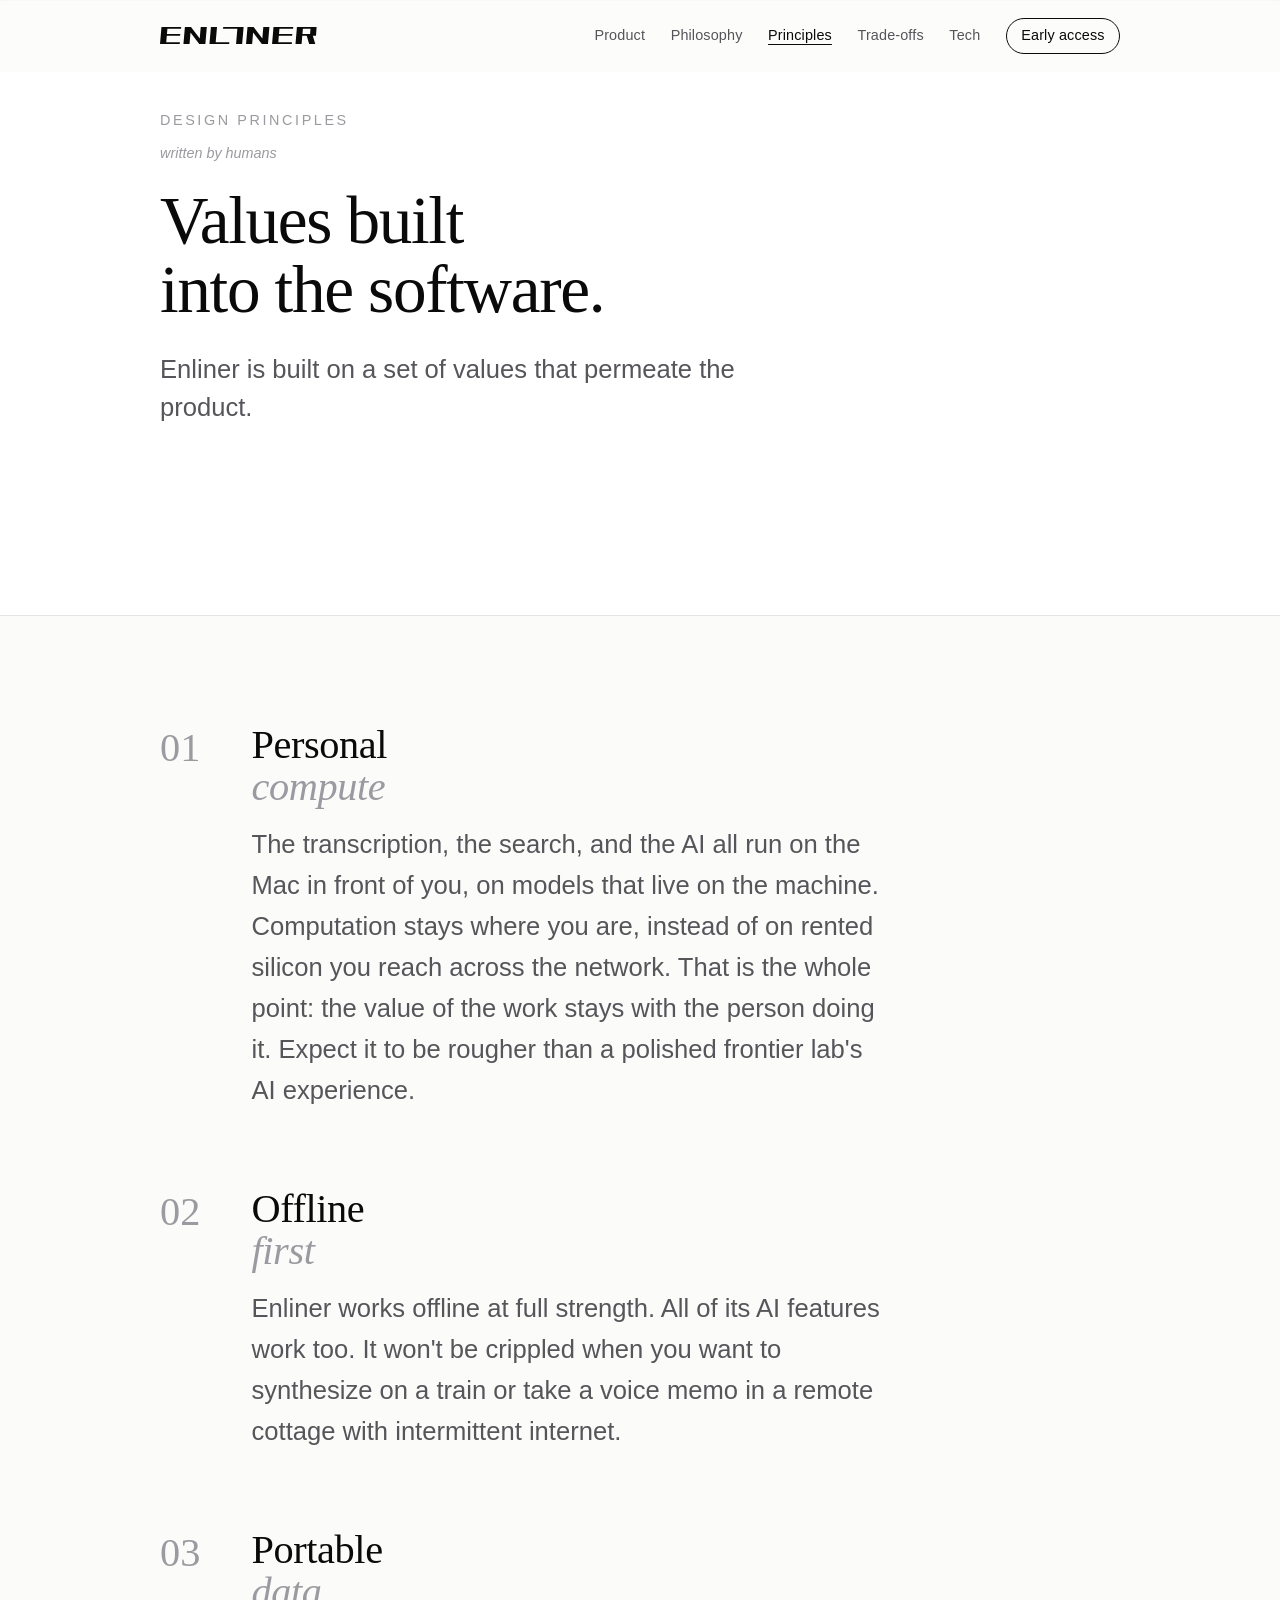
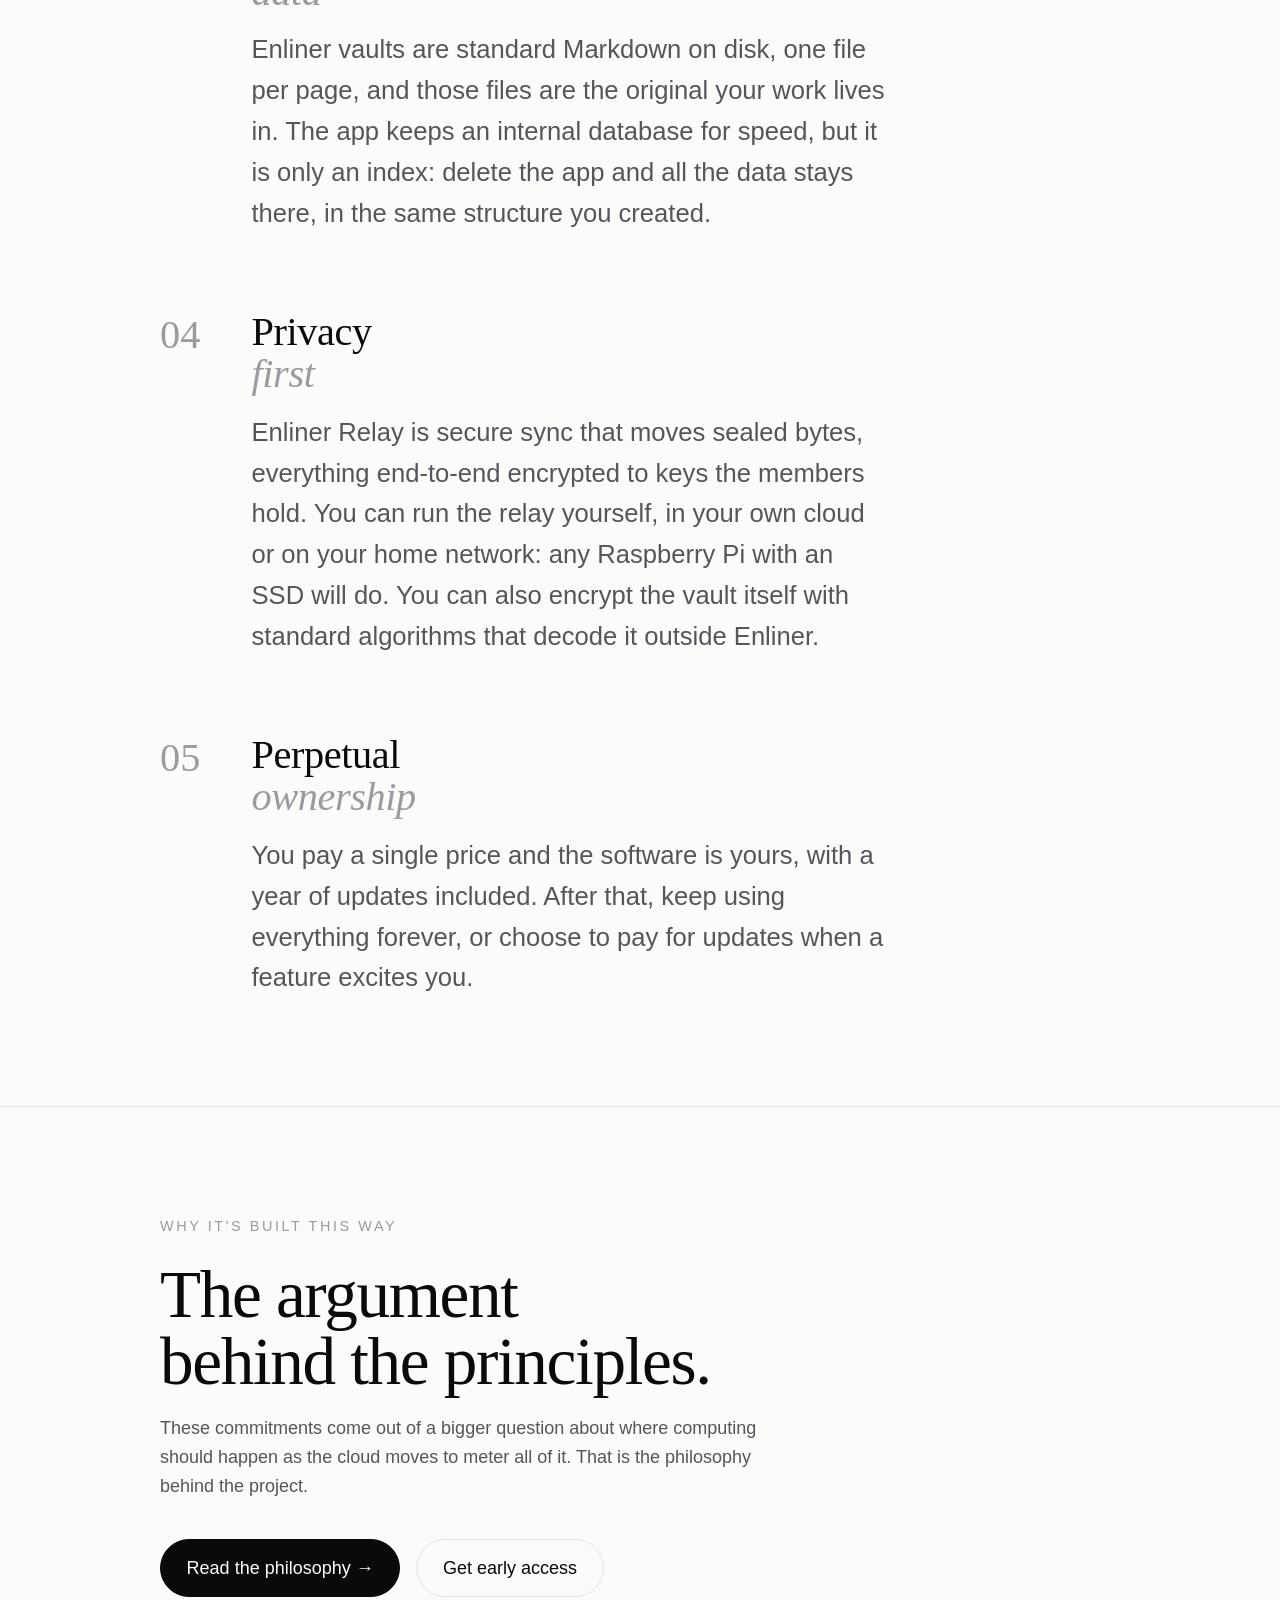
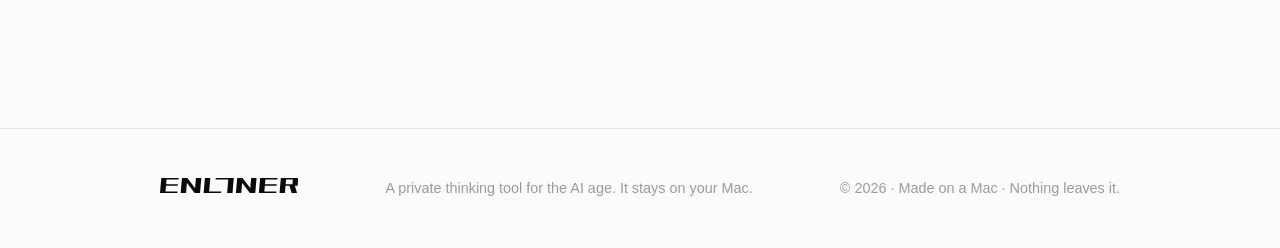
<file: principles.html>
<!DOCTYPE html>
<html lang="en">
<head>
  <meta charset="UTF-8" />
  <meta name="viewport" content="width=device-width, initial-scale=1.0" />
  <title>Enliner – Design principles</title>
  <meta name="description" content="The five design principles Enliner is built on: personal compute, offline-first, plain-file ownership, secure minimal sync, and buy-once. Commitments you can verify by using it." />
  <meta name="theme-color" content="#0a0a0a" />
  <link rel="icon" type="image/png" sizes="32x32" href="assets/favicon-32.png" />
  <link rel="icon" type="image/png" sizes="16x16" href="assets/favicon-16.png" />
  <link rel="apple-touch-icon" href="assets/apple-touch-icon.png" />

  <!-- Open Graph / social -->
  <meta property="og:type" content="article" />
  <meta property="og:title" content="Enliner – Design principles" />
  <meta property="og:description" content="Personal compute, offline-first, plain-file ownership, secure minimal sync, buy-once. The five commitments Enliner is built on, the kind you can verify by using it." />
  <meta property="og:url" content="https://enliner.net/principles" />
  <meta name="twitter:card" content="summary_large_image" />

  <link rel="stylesheet" href="style.css" />
</head>
<body>
  <!-- ── Enliner wordmark, defined once, referenced via <use>. fill=currentColor. ── -->
  <svg width="0" height="0" style="position:absolute" aria-hidden="true" focusable="false">
    <symbol id="enliner-wordmark" viewBox="0 0 1568 170">
      <g transform="matrix(1,0,0,1,-304.650591,-564.824219)" fill="currentColor" fill-rule="nonzero">
        <path d="M304.651,734.453L319.299,564.824L380.237,564.824L365.588,734.453L304.651,734.453ZM321.35,582.402L322.815,564.824L516.467,564.824L515.002,582.402L321.35,582.402ZM309.631,734.453L311.096,716.875L503.576,716.875L502.112,734.453L309.631,734.453ZM316.662,652.422L318.127,634.844L507.092,634.844L505.627,652.422L316.662,652.422Z"/>
        <path d="M539.026,734.453L553.674,564.824L614.612,564.824L599.963,734.453L539.026,734.453ZM697.229,734.453L711.877,564.824L772.815,564.824L758.166,734.453L697.229,734.453ZM697.229,734.453L567.737,564.824L614.612,564.824L744.104,734.453L697.229,734.453Z"/>
        <path d="M799.182,734.453L813.83,564.824L874.768,564.824L860.119,734.453L799.182,734.453ZM804.162,734.453L805.627,716.875L998.108,716.875L996.643,734.453L804.162,734.453Z"/>
        <path d="M1065.197,734.453L1079.846,564.824L1140.783,564.824L1126.135,734.453L1065.197,734.453ZM934.944,582.402L936.408,564.824L1133.342,564.824L1131.877,582.402L934.944,582.402ZM1072.053,734.453L1073.518,716.875L1120.451,716.875L1118.987,734.453L1072.053,734.453Z"/>
        <g transform="matrix(1,0,0,1,-20,0)">
          <path d="M1185.022,734.453L1199.67,564.824L1260.608,564.824L1245.959,734.453L1185.022,734.453ZM1343.225,734.453L1357.873,564.824L1418.811,564.824L1404.162,734.453L1343.225,734.453ZM1343.225,734.453L1213.733,564.824L1260.608,564.824L1390.1,734.453L1343.225,734.453Z"/>
        </g>
        <g transform="matrix(1,0,0,1,-20,0)">
          <path d="M1445.178,734.453L1459.826,564.824L1520.764,564.824L1506.115,734.453L1445.178,734.453ZM1461.877,582.402L1463.342,564.824L1656.994,564.824L1655.529,582.402L1461.877,582.402ZM1450.158,734.453L1451.623,716.875L1644.104,716.875L1642.639,734.453L1450.158,734.453ZM1457.19,652.422L1458.654,634.844L1647.619,634.844L1646.154,652.422L1457.19,652.422Z"/>
        </g>
        <g transform="matrix(1,0,0,1,-20,0)">
          <path d="M1691.565,652.422L1693.029,634.844L1881.994,634.844L1880.529,652.422L1691.565,652.422ZM1679.553,734.453L1694.201,564.824L1755.139,564.824L1740.49,734.453L1679.553,734.453ZM1697.424,582.402L1698.889,564.824L1887.854,564.824L1886.389,582.402L1697.424,582.402ZM1823.694,652.422L1831.311,564.824L1892.248,564.824L1884.631,652.422L1823.694,652.422ZM1816.662,734.453L1787.951,638.945L1848.889,638.945L1877.6,734.453L1816.662,734.453Z"/>
        </g>
      </g>
    </symbol>
  </svg>

  <!-- ─────────────────────────────  BACKGROUND  ───────────────────────────── -->
  <div class="bg" aria-hidden="true">
    <svg class="bg-layer" data-depth="0.12" viewBox="0 0 1440 1600" preserveAspectRatio="xMidYMin slice" xmlns="http://www.w3.org/2000/svg">
      <g class="contours" stroke="currentColor" fill="none" stroke-width="1" vector-effect="non-scaling-stroke">
        <path d="M-40 220 C 260 120, 520 300, 760 220 S 1240 120, 1500 240" />
        <path d="M-40 300 C 260 200, 520 380, 760 300 S 1240 200, 1500 320" />
        <path d="M-40 380 C 260 280, 520 460, 760 380 S 1240 280, 1500 400" />
        <path d="M-40 460 C 260 360, 520 540, 760 460 S 1240 360, 1500 480" />
      </g>
    </svg>
    <div class="bg-grain"></div>
  </div>

  <!-- ─────────────────────────────  NAV  ───────────────────────────── -->
  <header class="nav">
    <a class="wordmark" href="/" aria-label="Enliner home">
      <svg class="brand-logo" viewBox="0 0 1568 170" role="img" aria-label="Enliner"><use href="#enliner-wordmark"/></svg>
    </a>
    <nav class="nav-links">
      <a href="/#product">Product</a>
      <a href="philosophy">Philosophy</a>
      <a href="principles" class="nav-current" aria-current="page">Principles</a>
      <a href="tradeoffs">Trade-offs</a>
      <a href="tech">Tech</a>
      <a class="nav-cta" href="/#access">Early access</a>
    </nav>
  </header>

  <main id="top">

    <!-- ─────────────────────────────  INTRO  ───────────────────────────── -->
    <section class="essay-wrap" id="intro">
      <div class="essay-intro reveal">
        <p class="section-kicker">Design principles</p>
        <p class="byline">written by humans</p>
        <h2 class="essay-title">Values built<br />into the software.</h2>
        <p class="collab-lead" style="margin-top:1.6rem">
          Enliner is built on a set of values that permeate the product.
        </p>
      </div>
    </section>

    <!-- ─────────────────────────────  PRINCIPLES  ───────────────────────────── -->
    <section class="pillars" id="principles">
      <ol class="pillar-list">
        <li class="pillar reveal">
          <span class="pillar-num">01</span>
          <h2>Personal<br /><span class="pillar-not">compute</span></h2>
          <p>
            The transcription, the search, and the AI all run on the Mac in front of you, on
            models that live on the machine. Computation stays where you are, instead of on
            rented silicon you reach across the network. That is the whole point: the value
            of the work stays with the person doing it. Expect it to be rougher than a
            polished frontier lab's AI experience.
          </p>
        </li>
        <li class="pillar reveal">
          <span class="pillar-num">02</span>
          <h2>Offline<br /><span class="pillar-not">first</span></h2>
          <p>
            Enliner works offline at full strength. All of its AI features work too. It won't
            be crippled when you want to synthesize on a train or take a voice memo in a
            remote cottage with intermittent internet.
          </p>
        </li>
        <li class="pillar reveal">
          <span class="pillar-num">03</span>
          <h2>Portable<br /><span class="pillar-not">data</span></h2>
          <p>
            Enliner vaults are standard Markdown on disk, one file per page, and those files
            are the original your work lives in. The app keeps an internal database for speed,
            but it is only an index: delete the app and all the data stays there, in the same
            structure you created.
          </p>
        </li>
        <li class="pillar reveal">
          <span class="pillar-num">04</span>
          <h2>Privacy<br /><span class="pillar-not">first</span></h2>
          <p>
            Enliner Relay is secure sync that moves sealed bytes, everything end-to-end
            encrypted to keys the members hold. You can run the relay yourself, in your own
            cloud or on your home network: any Raspberry Pi with an SSD will do. You can also
            encrypt the vault itself with standard algorithms that decode it outside Enliner.
          </p>
        </li>
        <li class="pillar reveal">
          <span class="pillar-num">05</span>
          <h2>Perpetual<br /><span class="pillar-not">ownership</span></h2>
          <p>
            You pay a single price and the software is yours, with a year of updates included.
            After that, keep using everything forever, or choose to pay for updates when a
            feature excites you.
          </p>
        </li>
      </ol>
    </section>

    <!-- ─────────────────────────────  CLOSE  ───────────────────────────── -->
    <section class="access" id="more">
      <div class="access-inner reveal">
        <p class="section-kicker">Why it's built this way</p>
        <h2 class="access-head">The argument<br />behind the principles.</h2>
        <p class="access-sub">
          These commitments come out of a bigger question about where computing should happen
          as the cloud moves to meter all of it. That is the philosophy behind the project.
        </p>
        <div class="hero-actions">
          <a class="btn btn-solid" href="philosophy">Read the philosophy →</a>
          <a class="btn btn-ghost" href="/#access">Get early access</a>
        </div>
      </div>
    </section>
  </main>

  <!-- ─────────────────────────────  FOOTER  ───────────────────────────── -->
  <footer class="foot">
    <div class="foot-inner">
      <svg class="brand-logo foot-mark" viewBox="0 0 1568 170" role="img" aria-label="Enliner"><use href="#enliner-wordmark"/></svg>
      <span class="foot-tag">A private thinking tool for the AI age. It stays on your Mac.</span>
      <span class="foot-copy">© 2026 · Made on a Mac · Nothing leaves it.</span>
    </div>
  </footer>

  <script src="main.js" defer></script>
</body>
</html>
</file>
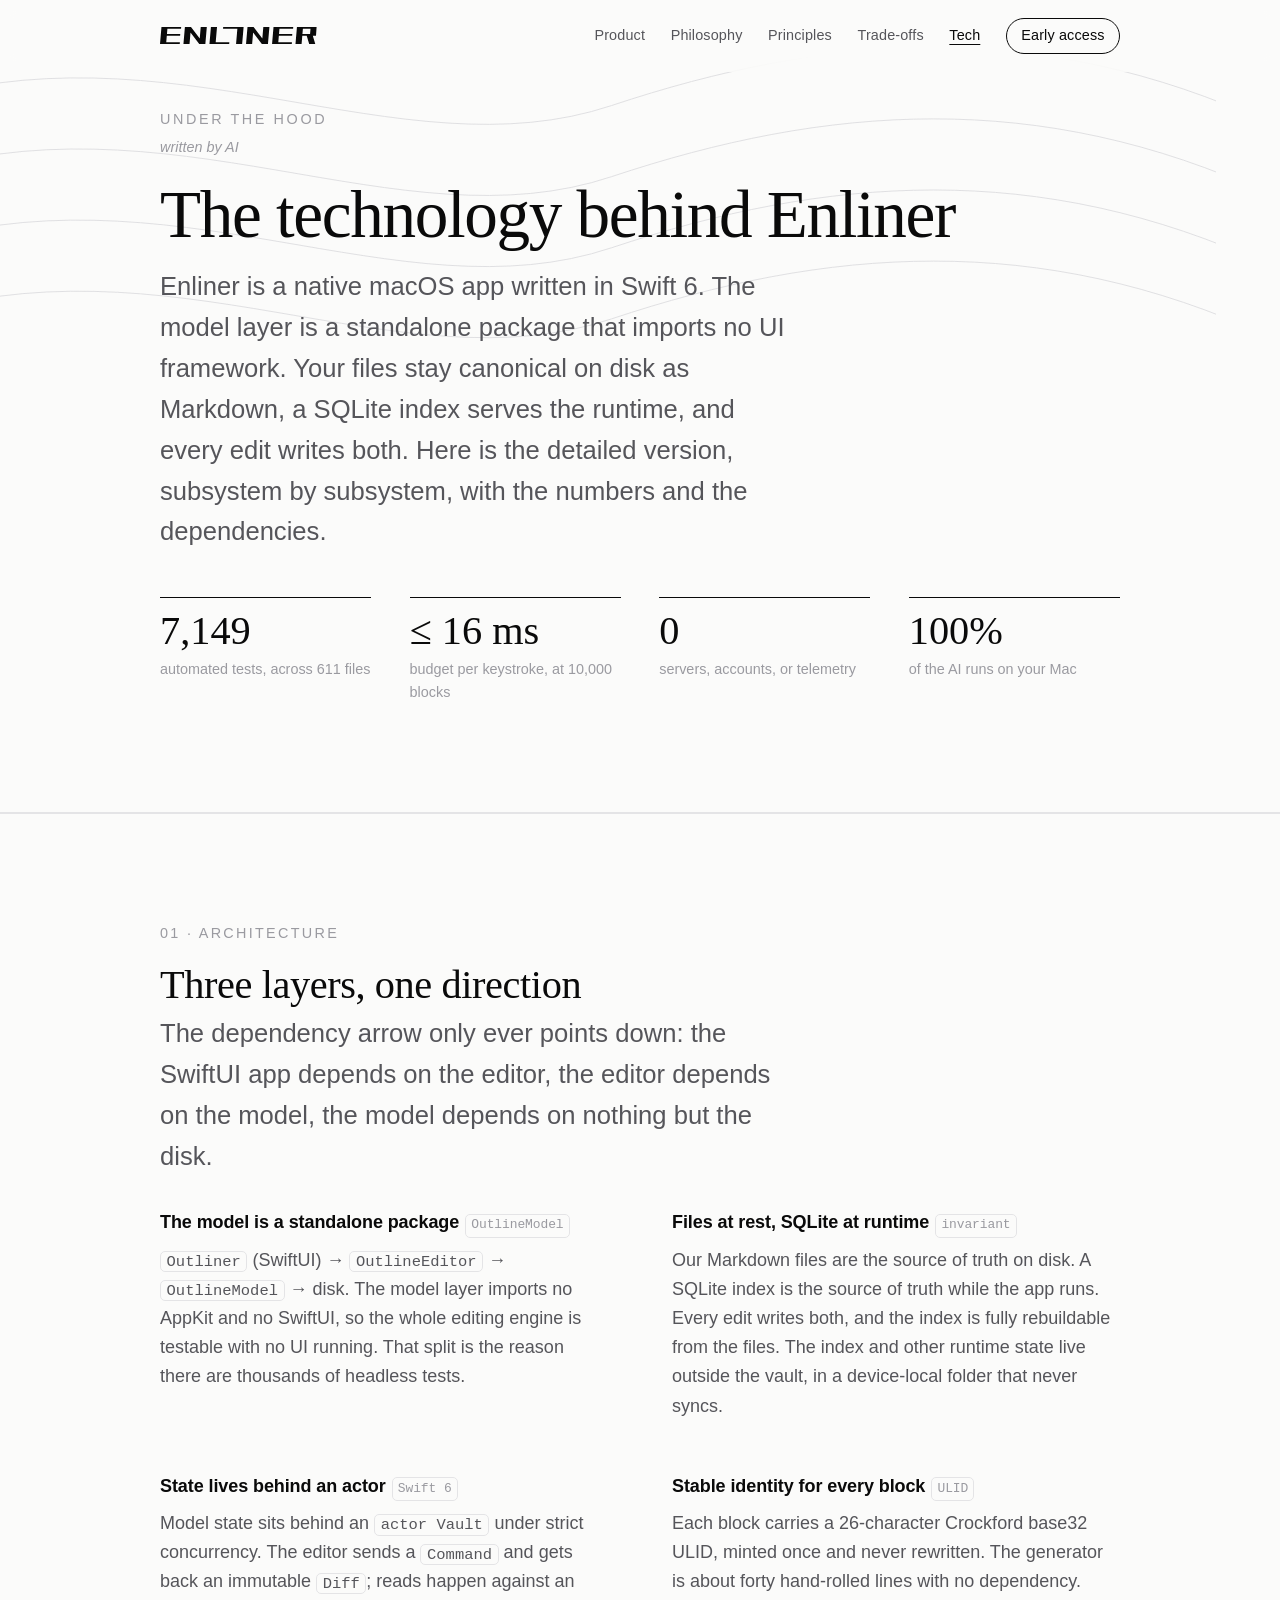
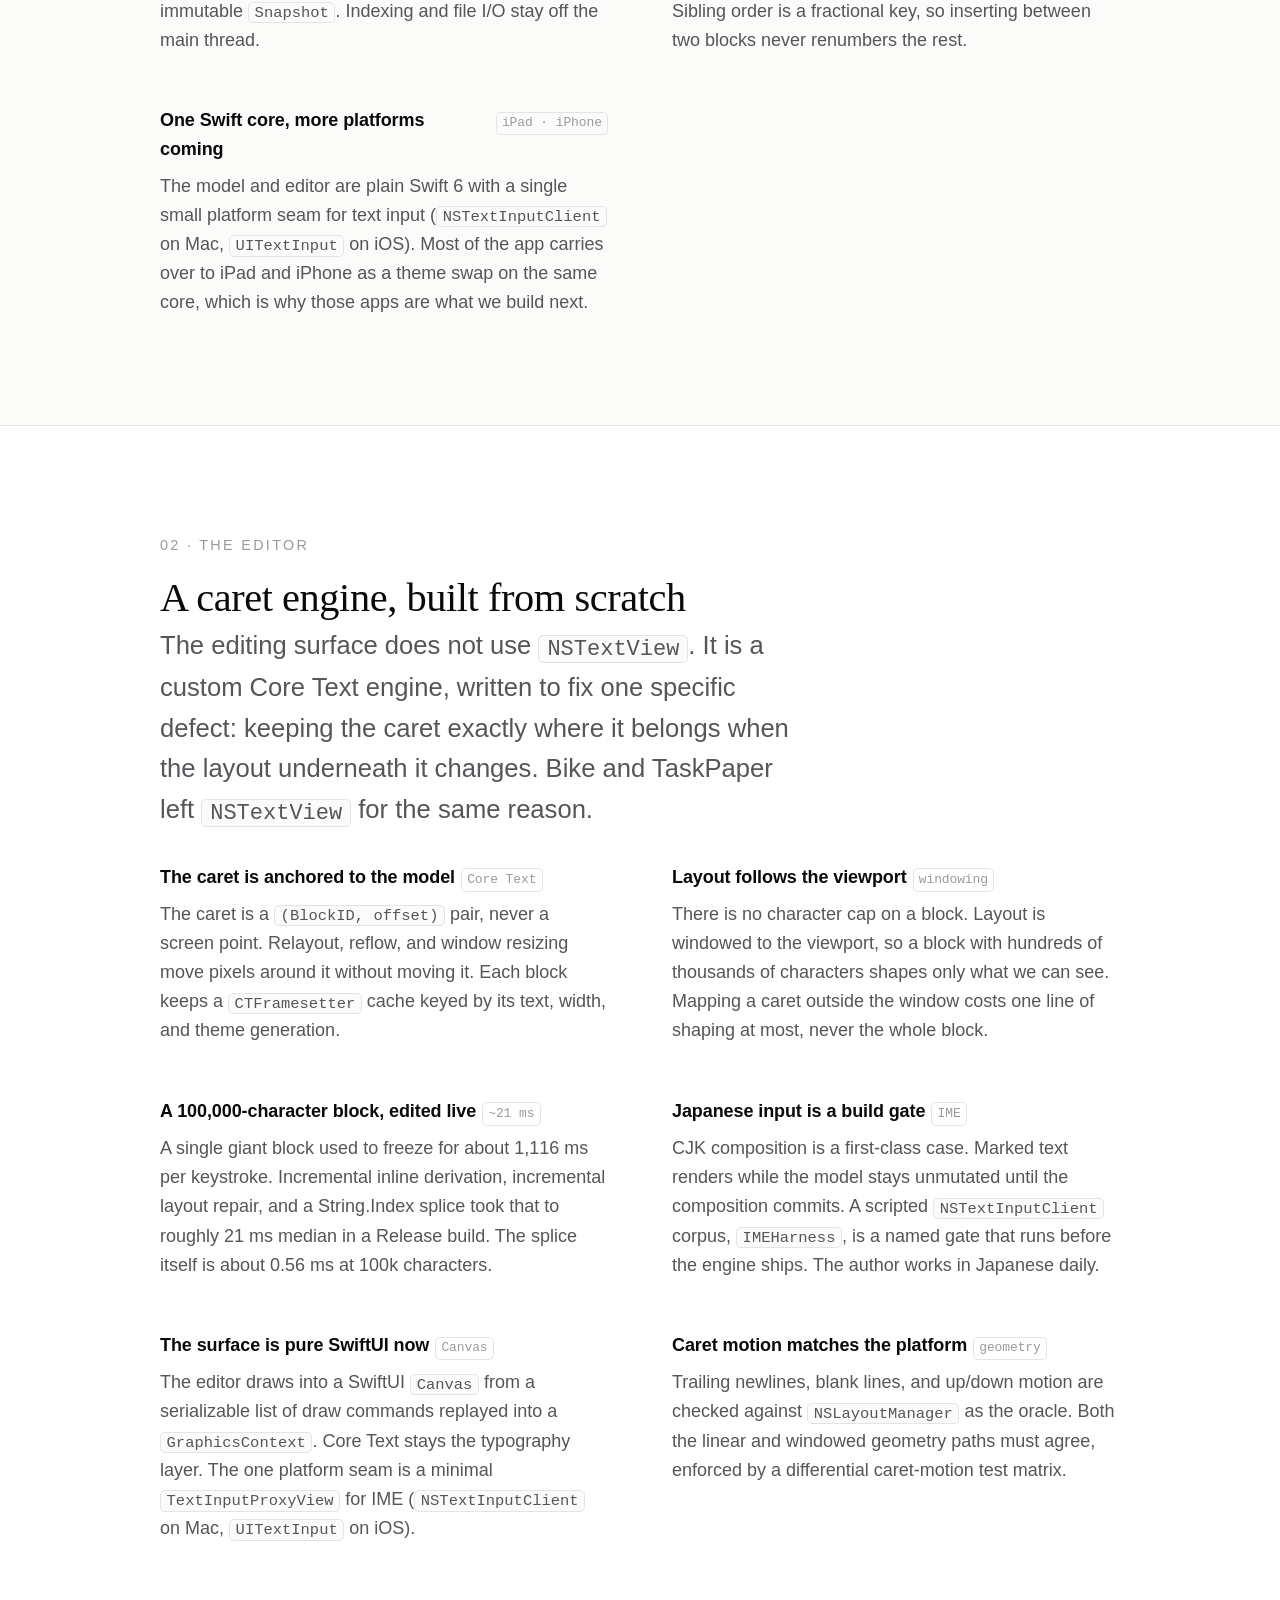
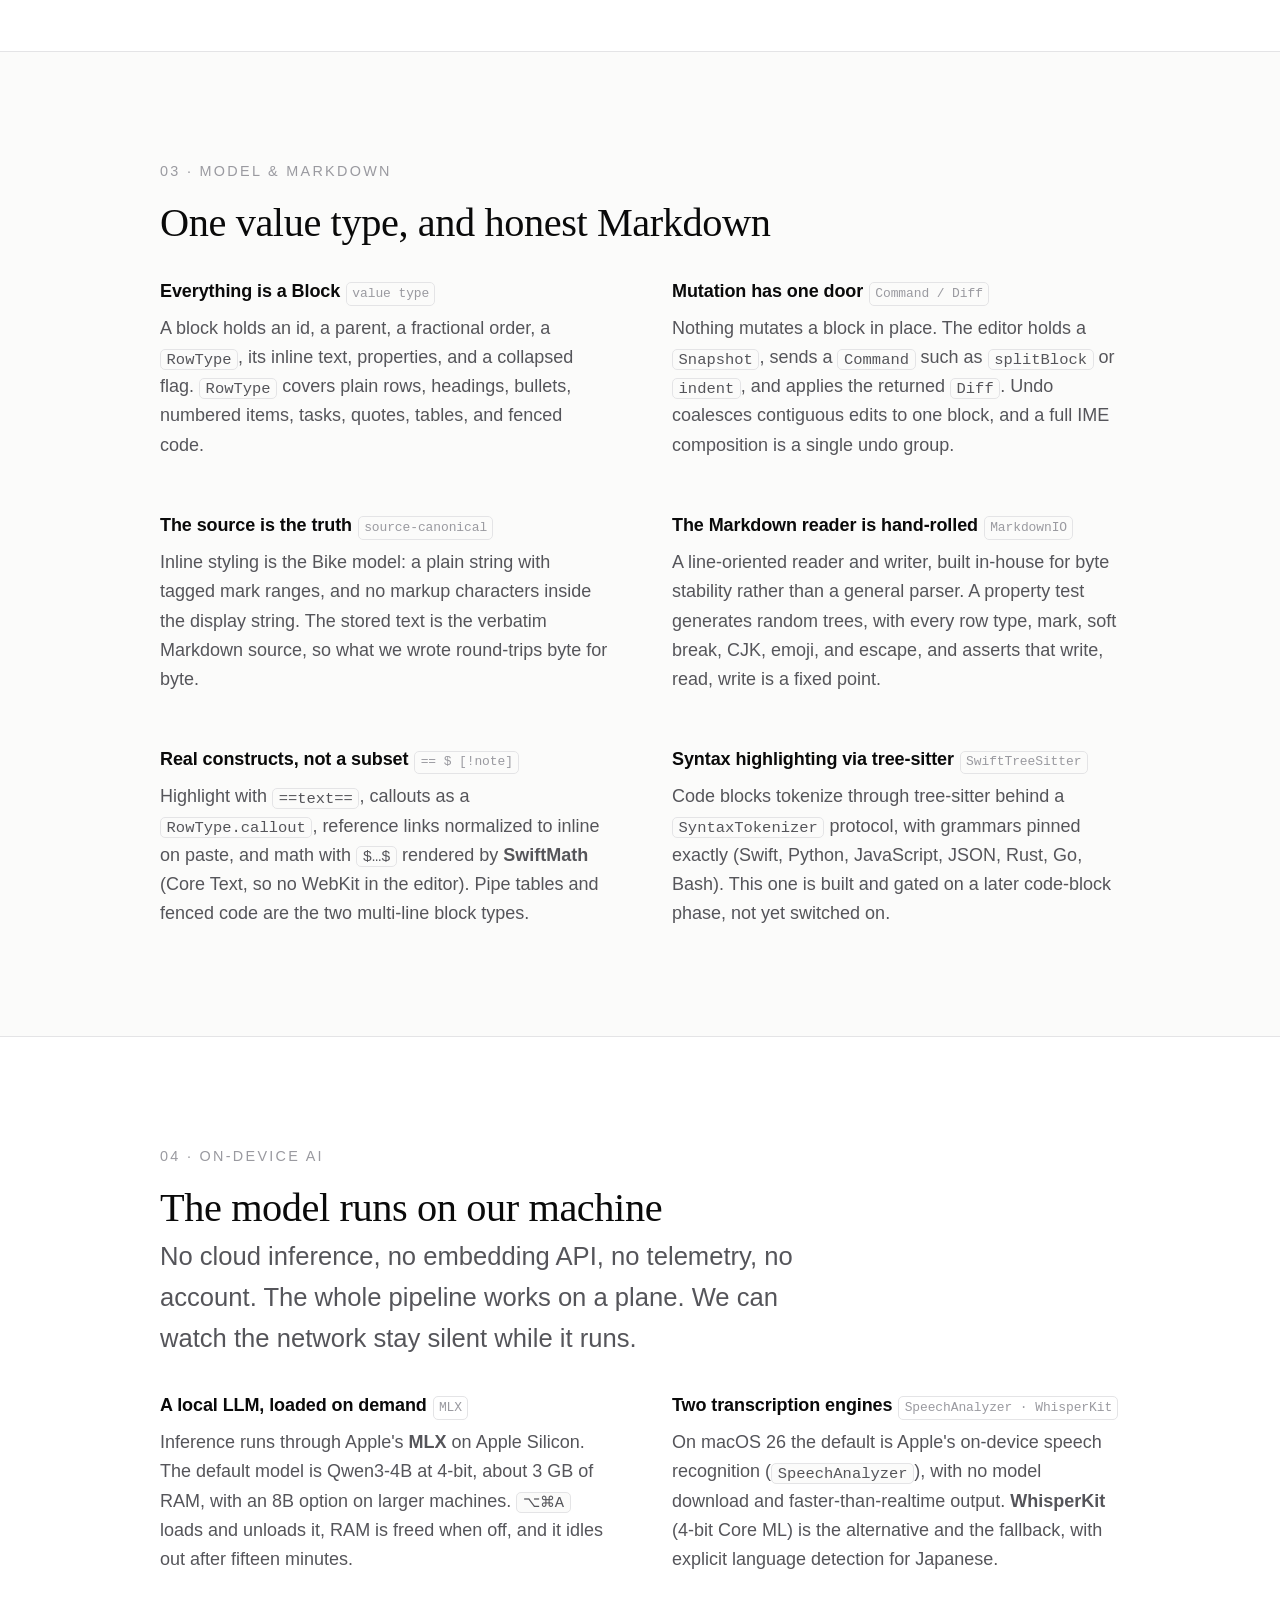
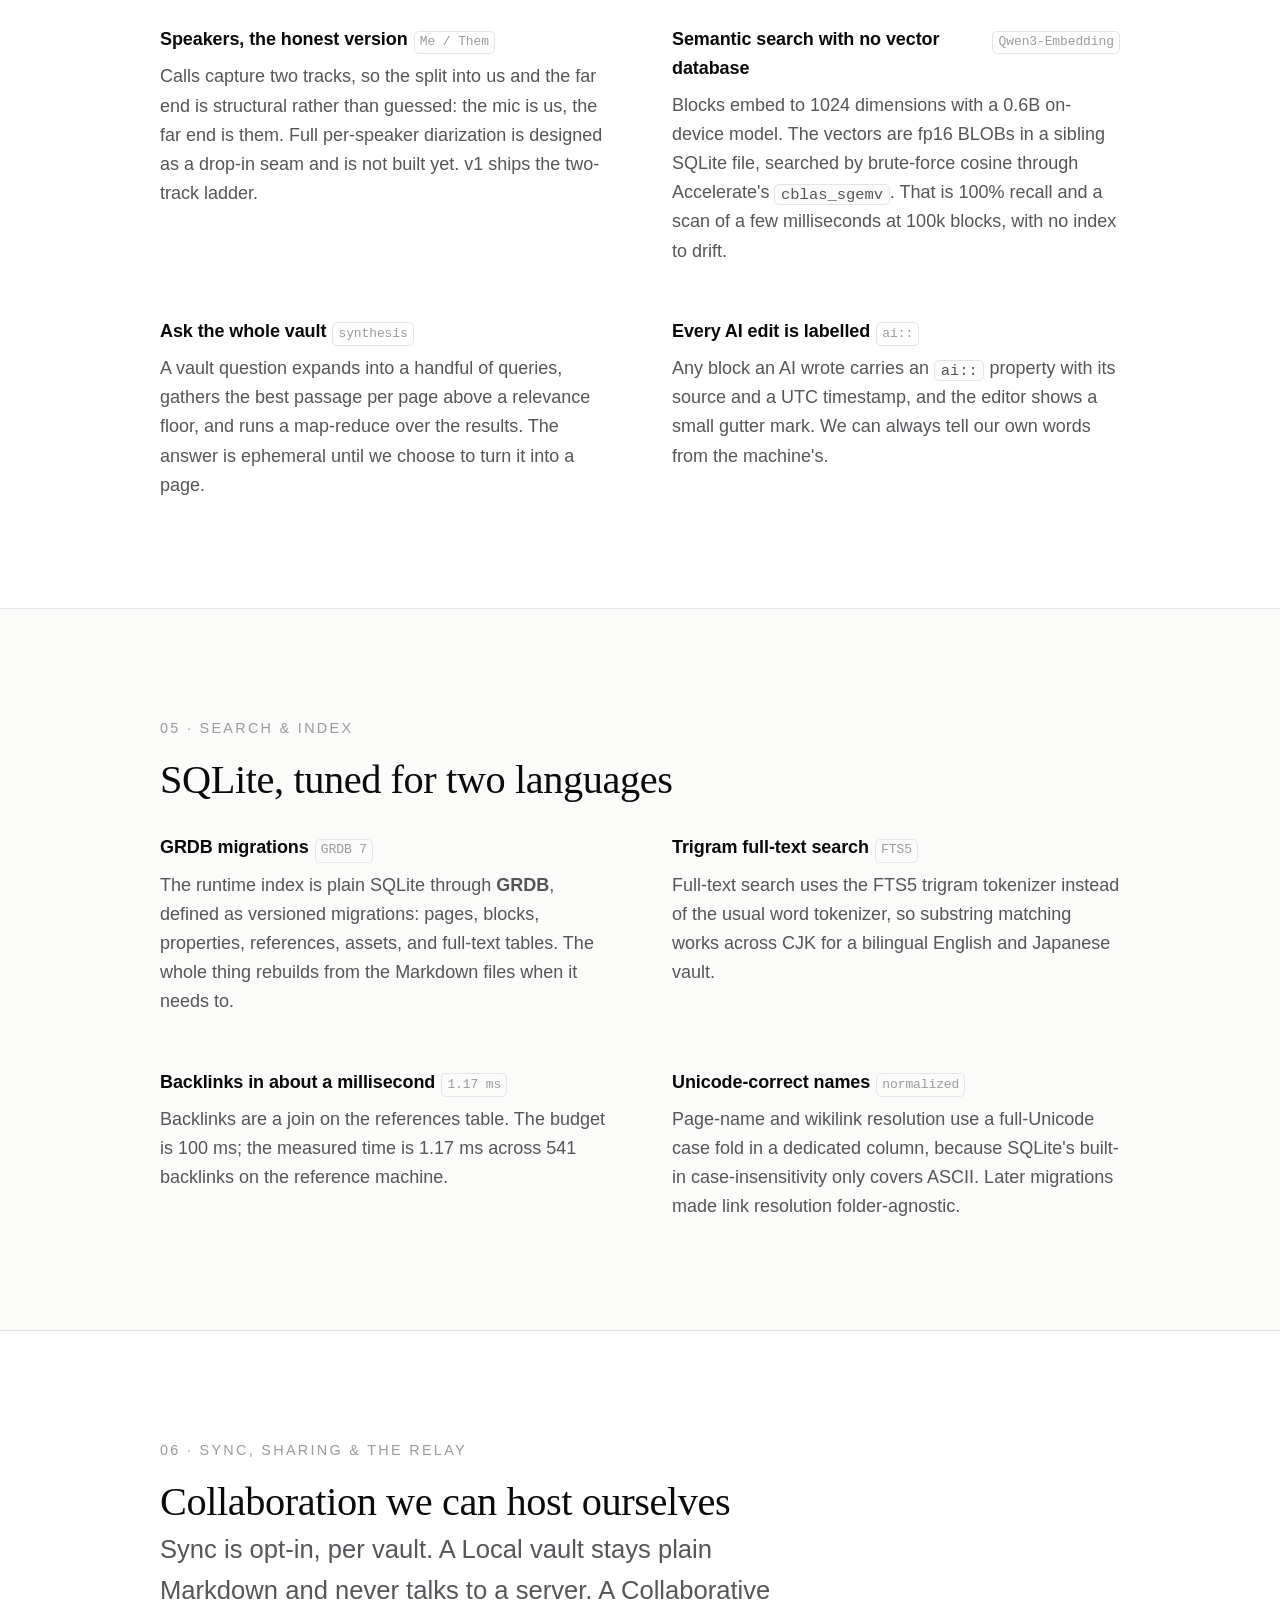
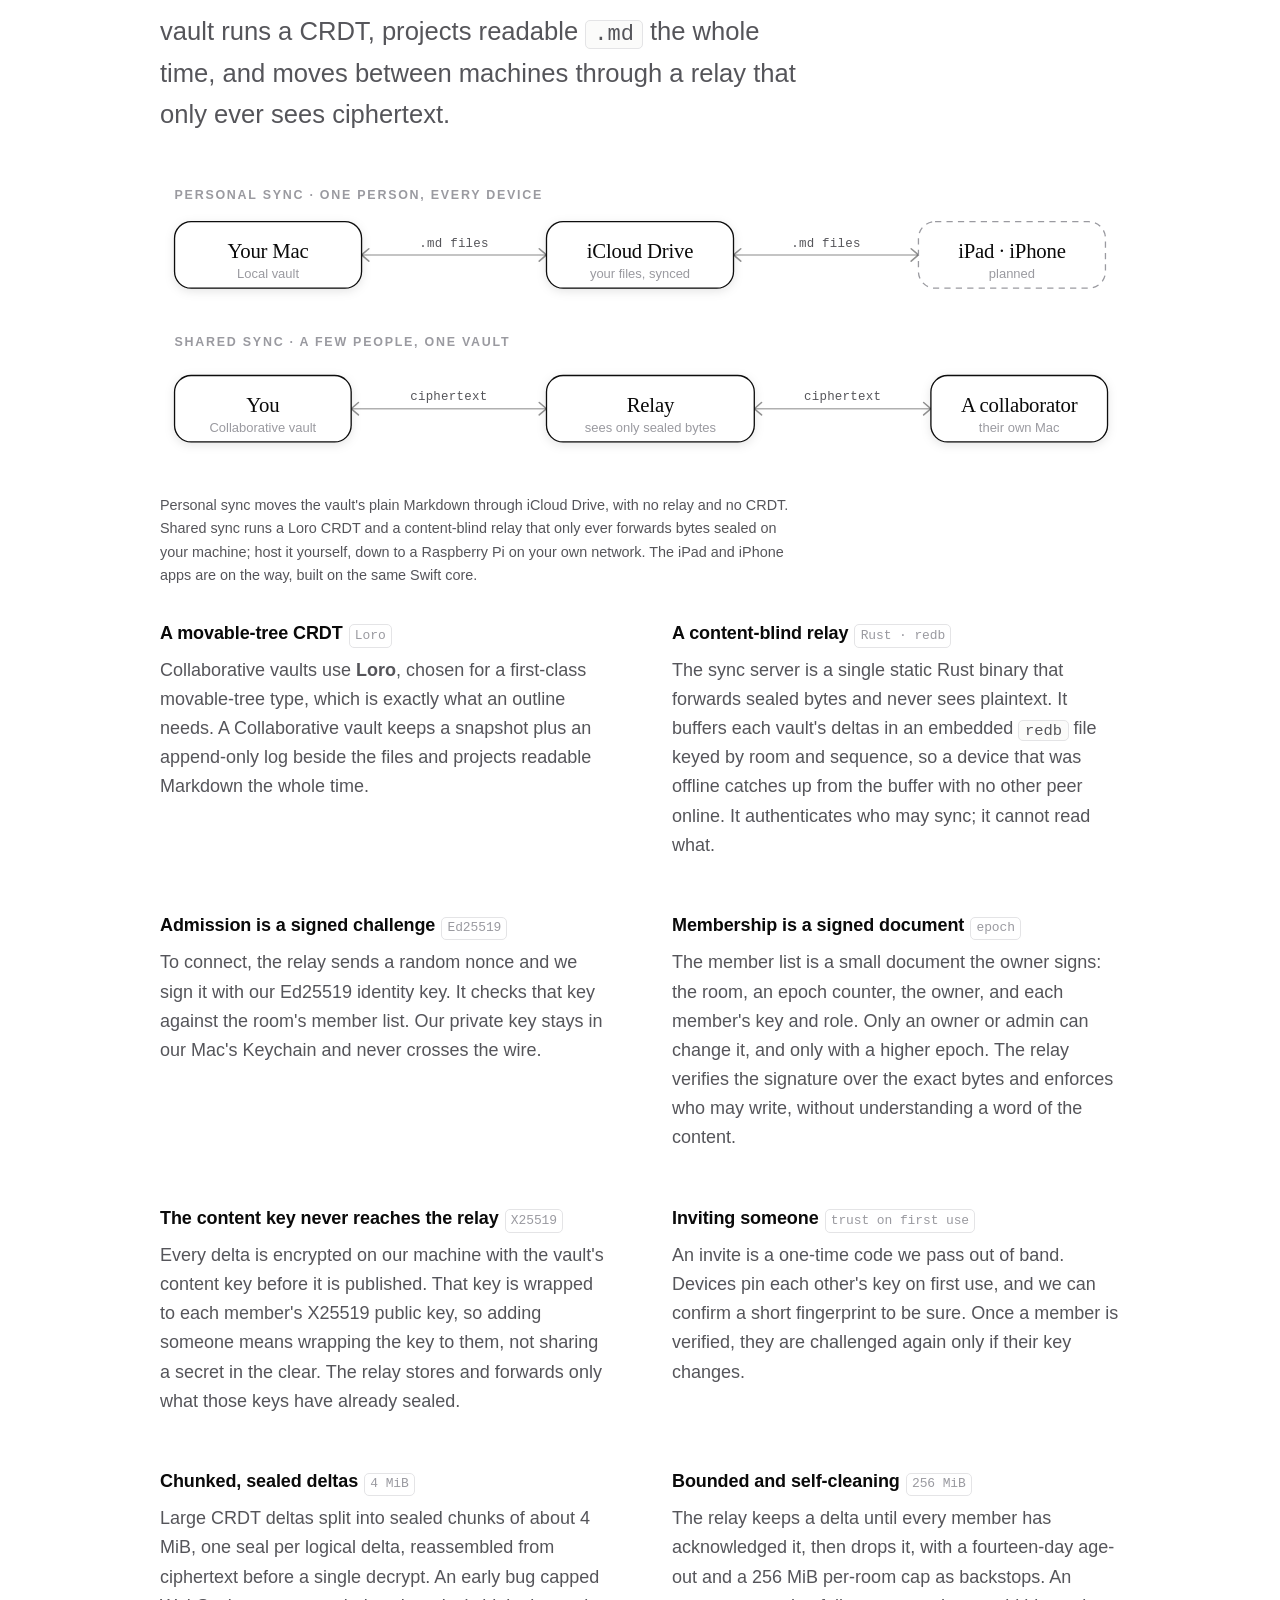
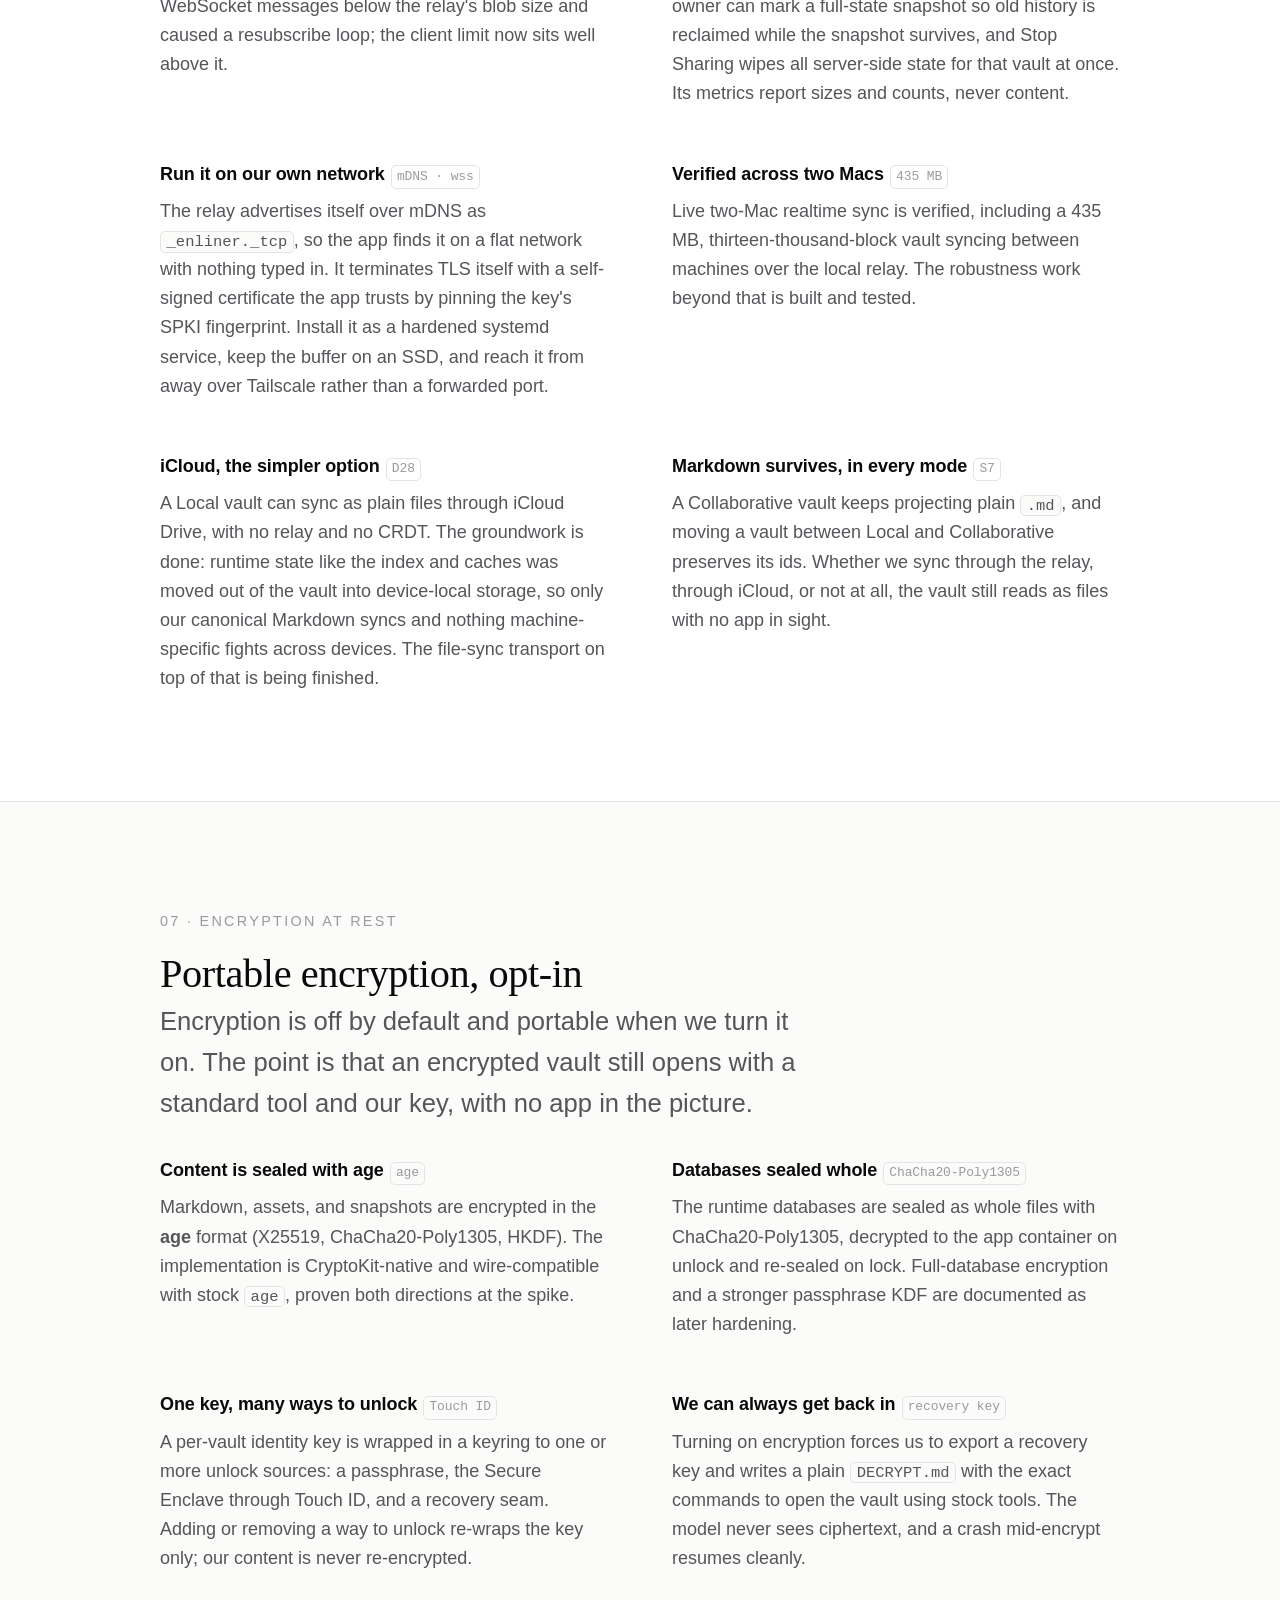
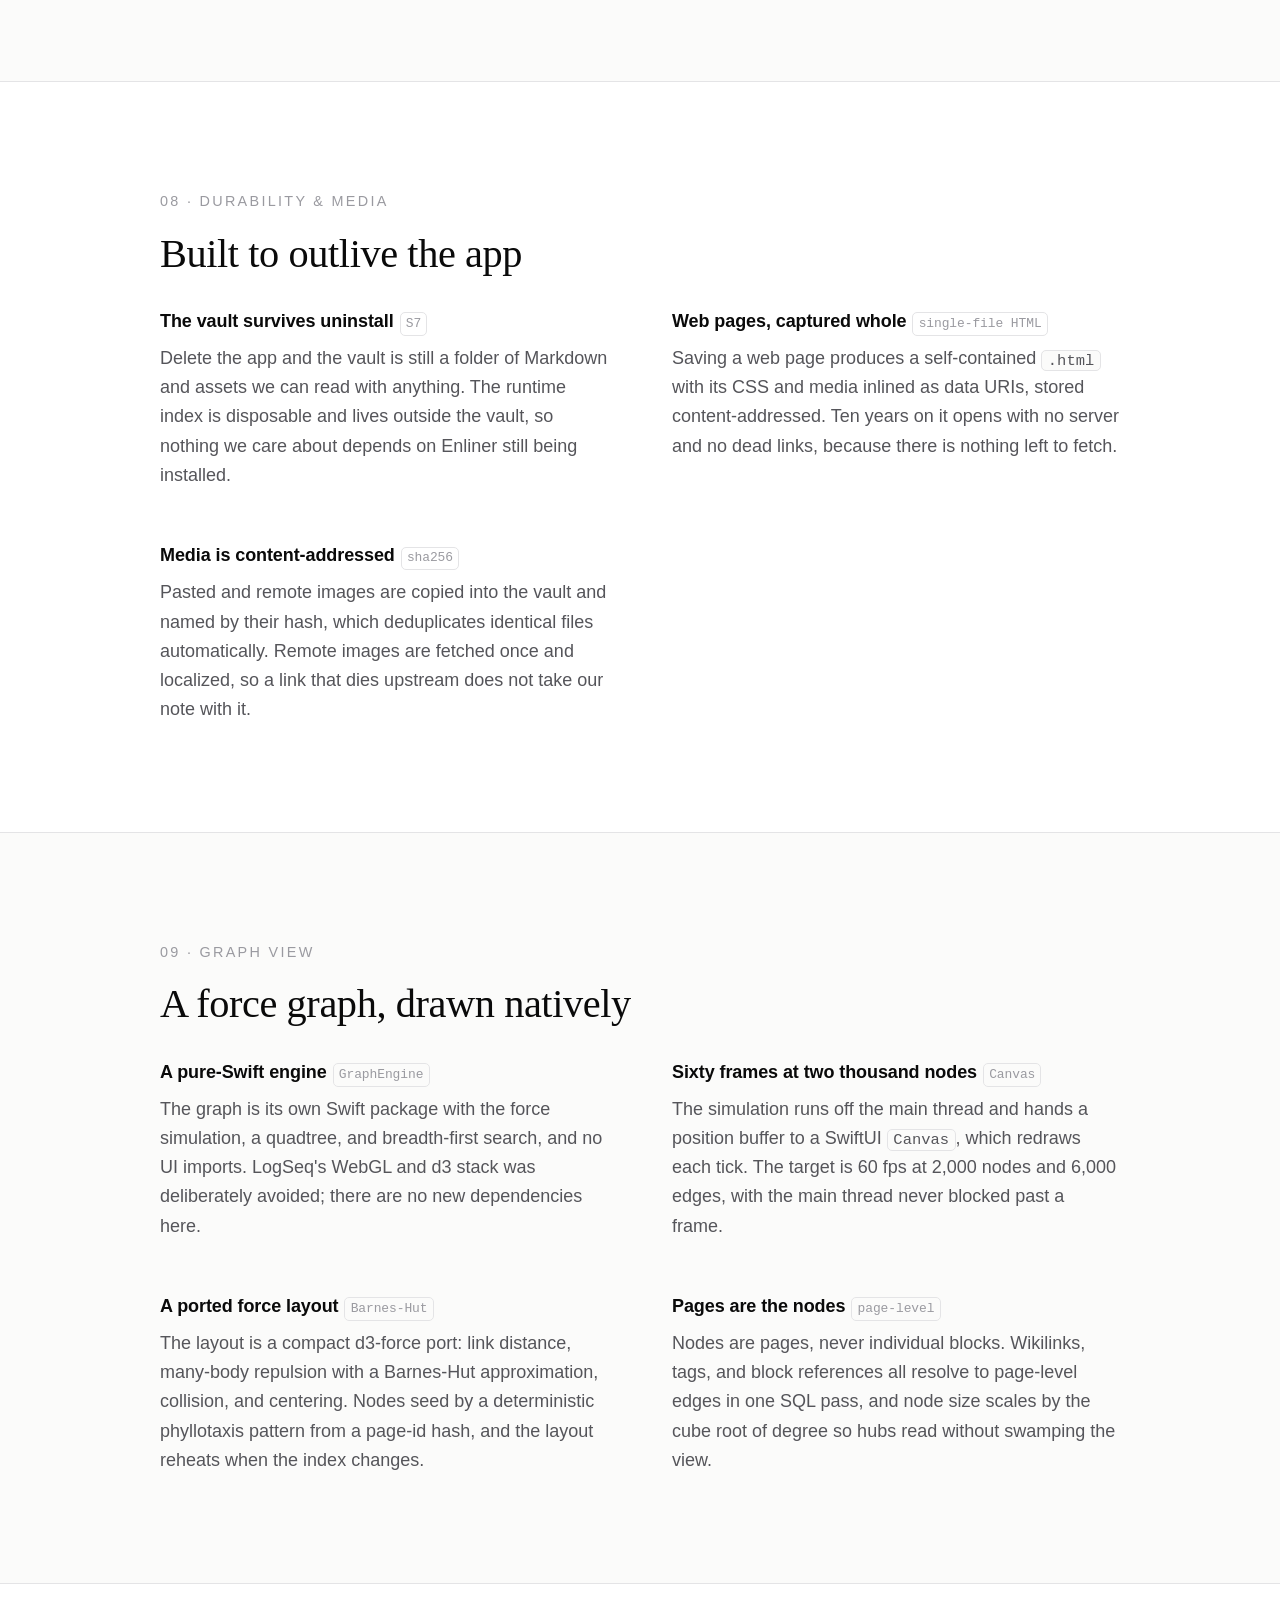
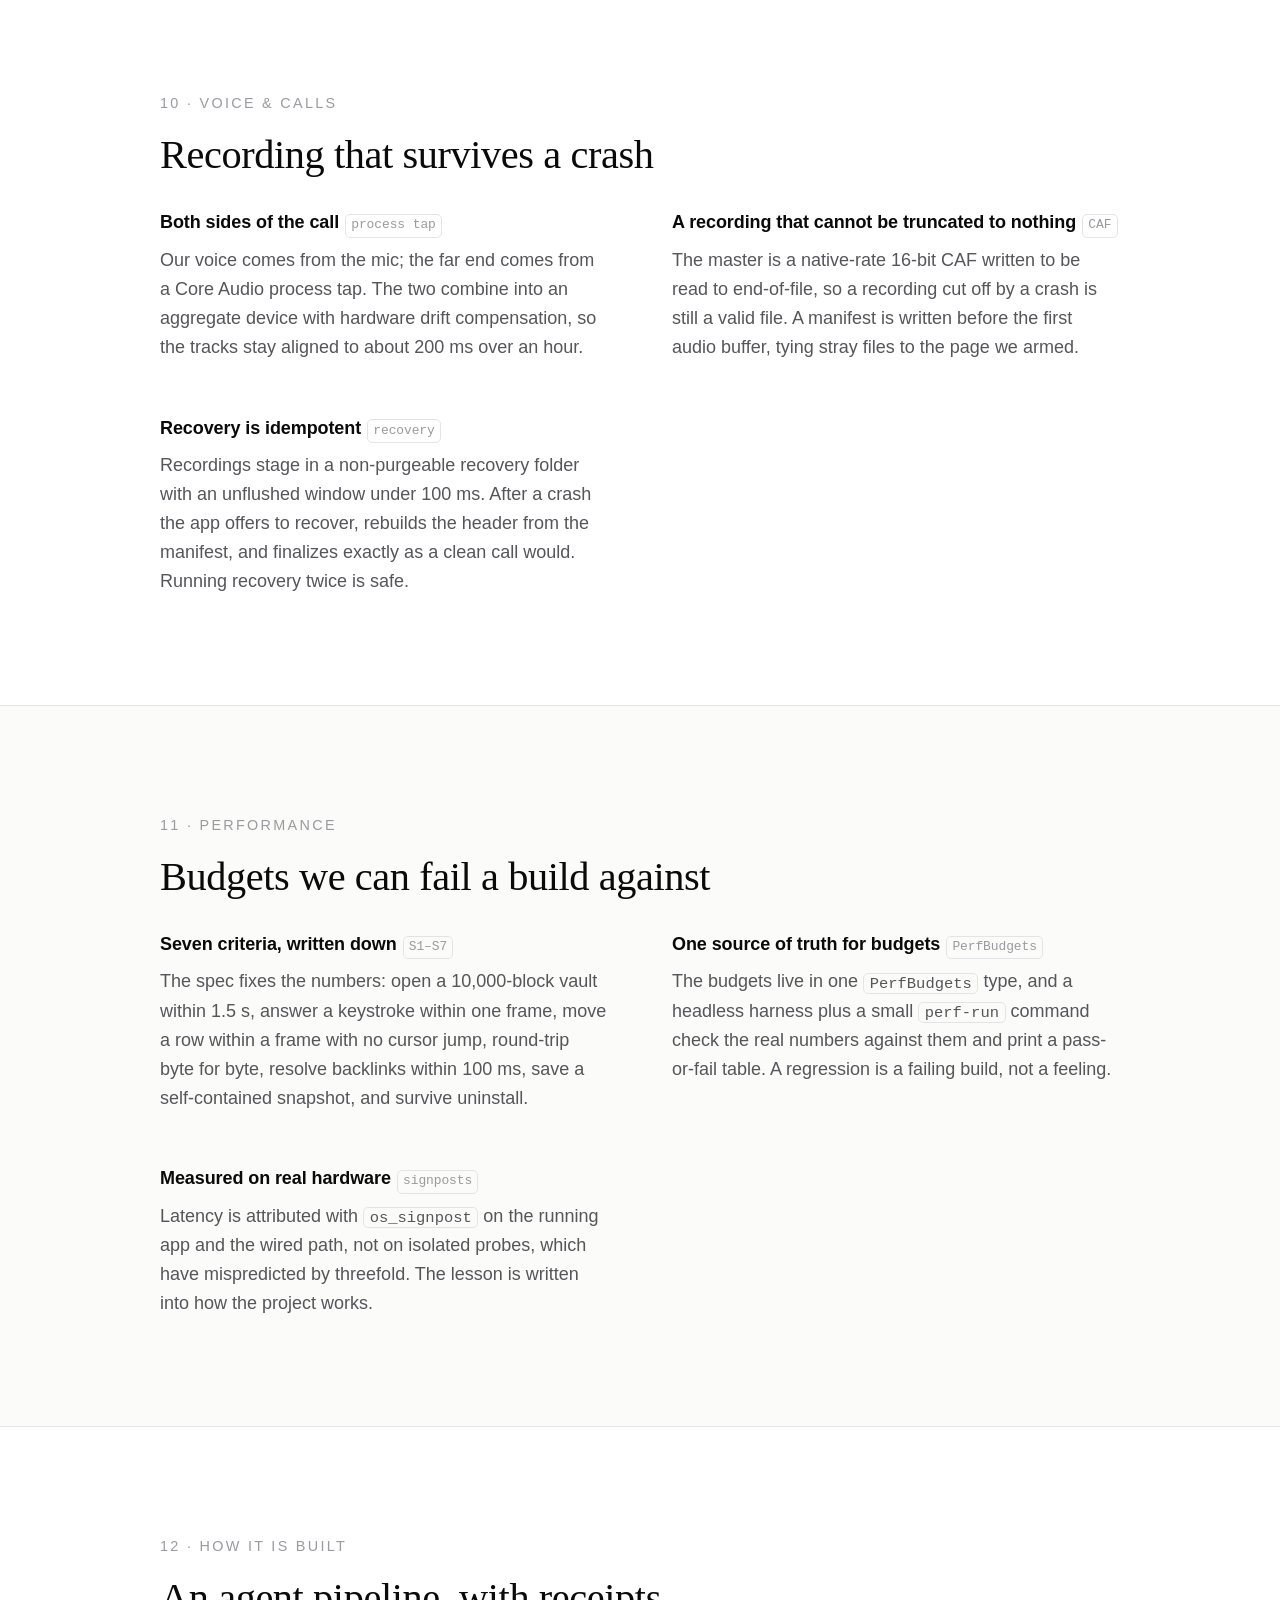
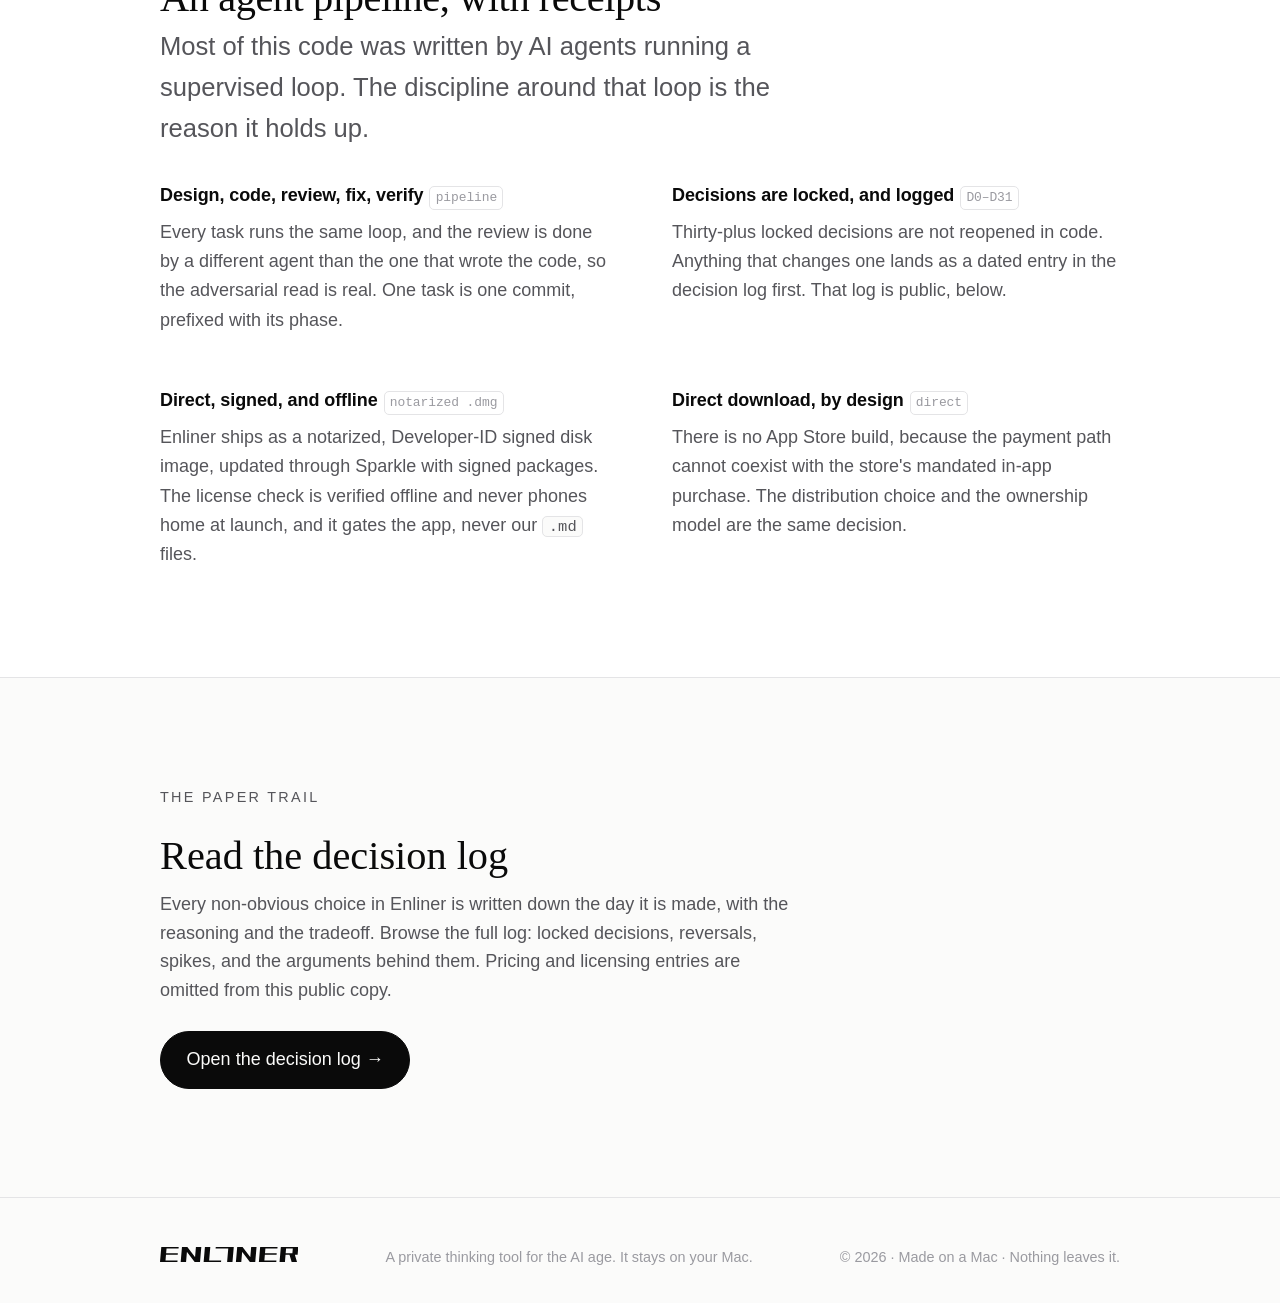
<file: tech.html>
<!DOCTYPE html>
<html lang="en">
<head>
  <meta charset="UTF-8" />
  <meta name="viewport" content="width=device-width, initial-scale=1.0" />
  <title>Enliner – Under the hood</title>
  <meta name="description" content="How Enliner is built: a from-scratch Core Text editor, a movable-tree CRDT, on-device AI, files-canonical Markdown, and a public decision log. The nerdy, detailed breakdown." />
  <meta name="theme-color" content="#0a0a0a" />
  <link rel="icon" type="image/png" sizes="32x32" href="assets/favicon-32.png" />
  <link rel="icon" type="image/png" sizes="16x16" href="assets/favicon-16.png" />
  <link rel="apple-touch-icon" href="assets/apple-touch-icon.png" />
  <meta property="og:type" content="website" />
  <meta property="og:title" content="Enliner – Under the hood" />
  <meta property="og:description" content="The technology behind Enliner: a from-scratch caret engine, Loro CRDT, on-device AI, and a browsable decision log." />
  <meta property="og:url" content="https://enliner.net/tech" />
  <link rel="stylesheet" href="style.css" />
</head>
<body>
  <!-- ── Enliner wordmark, defined once, referenced via <use>. fill=currentColor. ── -->
  <svg width="0" height="0" style="position:absolute" aria-hidden="true" focusable="false">
    <symbol id="enliner-wordmark" viewBox="0 0 1568 170">
      <g transform="matrix(1,0,0,1,-304.650591,-564.824219)" fill="currentColor" fill-rule="nonzero">
        <path d="M304.651,734.453L319.299,564.824L380.237,564.824L365.588,734.453L304.651,734.453ZM321.35,582.402L322.815,564.824L516.467,564.824L515.002,582.402L321.35,582.402ZM309.631,734.453L311.096,716.875L503.576,716.875L502.112,734.453L309.631,734.453ZM316.662,652.422L318.127,634.844L507.092,634.844L505.627,652.422L316.662,652.422Z"/>
        <path d="M539.026,734.453L553.674,564.824L614.612,564.824L599.963,734.453L539.026,734.453ZM697.229,734.453L711.877,564.824L772.815,564.824L758.166,734.453L697.229,734.453ZM697.229,734.453L567.737,564.824L614.612,564.824L744.104,734.453L697.229,734.453Z"/>
        <path d="M799.182,734.453L813.83,564.824L874.768,564.824L860.119,734.453L799.182,734.453ZM804.162,734.453L805.627,716.875L998.108,716.875L996.643,734.453L804.162,734.453Z"/>
        <path d="M1065.197,734.453L1079.846,564.824L1140.783,564.824L1126.135,734.453L1065.197,734.453ZM934.944,582.402L936.408,564.824L1133.342,564.824L1131.877,582.402L934.944,582.402ZM1072.053,734.453L1073.518,716.875L1120.451,716.875L1118.987,734.453L1072.053,734.453Z"/>
        <g transform="matrix(1,0,0,1,-20,0)">
          <path d="M1185.022,734.453L1199.67,564.824L1260.608,564.824L1245.959,734.453L1185.022,734.453ZM1343.225,734.453L1357.873,564.824L1418.811,564.824L1404.162,734.453L1343.225,734.453ZM1343.225,734.453L1213.733,564.824L1260.608,564.824L1390.1,734.453L1343.225,734.453Z"/>
        </g>
        <g transform="matrix(1,0,0,1,-20,0)">
          <path d="M1445.178,734.453L1459.826,564.824L1520.764,564.824L1506.115,734.453L1445.178,734.453ZM1461.877,582.402L1463.342,564.824L1656.994,564.824L1655.529,582.402L1461.877,582.402ZM1450.158,734.453L1451.623,716.875L1644.104,716.875L1642.639,734.453L1450.158,734.453ZM1457.19,652.422L1458.654,634.844L1647.619,634.844L1646.154,652.422L1457.19,652.422Z"/>
        </g>
        <g transform="matrix(1,0,0,1,-20,0)">
          <path d="M1691.565,652.422L1693.029,634.844L1881.994,634.844L1880.529,652.422L1691.565,652.422ZM1679.553,734.453L1694.201,564.824L1755.139,564.824L1740.49,734.453L1679.553,734.453ZM1697.424,582.402L1698.889,564.824L1887.854,564.824L1886.389,582.402L1697.424,582.402ZM1823.694,652.422L1831.311,564.824L1892.248,564.824L1884.631,652.422L1823.694,652.422ZM1816.662,734.453L1787.951,638.945L1848.889,638.945L1877.6,734.453L1816.662,734.453Z"/>
        </g>
      </g>
    </symbol>
  </svg>

  <!-- ─────────────────────────────  BACKGROUND  ───────────────────────────── -->
  <div class="bg" aria-hidden="true">
    <svg class="bg-layer" data-depth="0.12" viewBox="0 0 1440 1600" preserveAspectRatio="xMidYMin slice" xmlns="http://www.w3.org/2000/svg">
      <g class="contours" stroke="currentColor" fill="none" stroke-width="1" vector-effect="non-scaling-stroke">
        <path d="M-40 220 C 260 120, 520 300, 760 220 S 1240 120, 1500 240" />
        <path d="M-40 300 C 260 200, 520 380, 760 300 S 1240 200, 1500 320" />
        <path d="M-40 380 C 260 280, 520 460, 760 380 S 1240 280, 1500 400" />
        <path d="M-40 460 C 260 360, 520 540, 760 460 S 1240 360, 1500 480" />
      </g>
    </svg>
    <div class="bg-grain"></div>
  </div>

  <!-- ─────────────────────────────  NAV  ───────────────────────────── -->
  <header class="nav">
    <a class="wordmark" href="/" aria-label="Enliner home">
      <svg class="brand-logo" viewBox="0 0 1568 170" role="img" aria-label="Enliner"><use href="#enliner-wordmark"/></svg>
    </a>
    <nav class="nav-links">
      <a href="/#product">Product</a>
      <a href="philosophy">Philosophy</a>
      <a href="principles">Principles</a>
      <a href="tradeoffs">Trade-offs</a>
      <a href="tech" class="nav-current" aria-current="page">Tech</a>
      <a class="nav-cta" href="/#access">Early access</a>
    </nav>
  </header>

  <main id="top">

    <!-- ── HEADER ── -->
    <section class="tech-header" id="hero">
      <div class="tech-inner reveal">
        <p class="kicker">Under the hood</p>
        <p class="byline">written by AI</p>
        <h1 class="tech-title">The technology behind Enliner</h1>
        <p class="tech-lead">
          Enliner is a native macOS app written in Swift 6. The model layer is a standalone
          package that imports no UI framework. Your files stay canonical on disk as Markdown,
          a SQLite index serves the runtime, and every edit writes both. Here is the detailed
          version, subsystem by subsystem, with the numbers and the dependencies.
        </p>
        <div class="stat-strip">
          <div class="stat"><div class="stat-num">7,149</div><div class="stat-label">automated tests, across 611 files</div></div>
          <div class="stat"><div class="stat-num">≤ 16 ms</div><div class="stat-label">budget per keystroke, at 10,000 blocks</div></div>
          <div class="stat"><div class="stat-num">0</div><div class="stat-label">servers, accounts, or telemetry</div></div>
          <div class="stat"><div class="stat-num">100%</div><div class="stat-label">of the AI runs on your Mac</div></div>
        </div>
      </div>
    </section>

    <!-- ── 01 ARCHITECTURE ── -->
    <section class="tech" id="architecture">
      <div class="tech-inner reveal">
        <p class="tech-eyebrow">01 · Architecture</p>
        <h2>Three layers, one direction</h2>
        <p class="tech-lead">The dependency arrow only ever points down: the SwiftUI app depends on the editor, the editor depends on the model, the model depends on nothing but the disk.</p>
        <div class="tech-grid">
          <div class="feat">
            <h3>The model is a standalone package <span class="tag">OutlineModel</span></h3>
            <p><code>Outliner</code> (SwiftUI) → <code>OutlineEditor</code> → <code>OutlineModel</code> → disk. The model layer imports no AppKit and no SwiftUI, so the whole editing engine is testable with no UI running. That split is the reason there are thousands of headless tests.</p>
          </div>
          <div class="feat">
            <h3>Files at rest, SQLite at runtime <span class="tag">invariant</span></h3>
            <p>Our Markdown files are the source of truth on disk. A SQLite index is the source of truth while the app runs. Every edit writes both, and the index is fully rebuildable from the files. The index and other runtime state live outside the vault, in a device-local folder that never syncs.</p>
          </div>
          <div class="feat">
            <h3>State lives behind an actor <span class="tag">Swift 6</span></h3>
            <p>Model state sits behind an <code>actor&nbsp;Vault</code> under strict concurrency. The editor sends a <code>Command</code> and gets back an immutable <code>Diff</code>; reads happen against an immutable <code>Snapshot</code>. Indexing and file I/O stay off the main thread.</p>
          </div>
          <div class="feat">
            <h3>Stable identity for every block <span class="tag">ULID</span></h3>
            <p>Each block carries a 26-character Crockford base32 ULID, minted once and never rewritten. The generator is about forty hand-rolled lines with no dependency. Sibling order is a fractional key, so inserting between two blocks never renumbers the rest.</p>
          </div>
          <div class="feat">
            <h3>One Swift core, more platforms coming <span class="tag">iPad · iPhone</span></h3>
            <p>The model and editor are plain Swift 6 with a single small platform seam for text input (<code>NSTextInputClient</code> on Mac, <code>UITextInput</code> on iOS). Most of the app carries over to iPad and iPhone as a theme swap on the same core, which is why those apps are what we build next.</p>
          </div>
        </div>
      </div>
    </section>

    <!-- ── 02 EDITOR / CARET ── -->
    <section class="tech tech-wrap-dark" id="editor">
      <div class="tech-inner reveal">
        <p class="tech-eyebrow">02 · The editor</p>
        <h2>A caret engine, built from scratch</h2>
        <p class="tech-lead">The editing surface does not use <code>NSTextView</code>. It is a custom Core Text engine, written to fix one specific defect: keeping the caret exactly where it belongs when the layout underneath it changes. Bike and TaskPaper left <code>NSTextView</code> for the same reason.</p>
        <div class="tech-grid">
          <div class="feat">
            <h3>The caret is anchored to the model <span class="tag">Core Text</span></h3>
            <p>The caret is a <code>(BlockID, offset)</code> pair, never a screen point. Relayout, reflow, and window resizing move pixels around it without moving it. Each block keeps a <code>CTFramesetter</code> cache keyed by its text, width, and theme generation.</p>
          </div>
          <div class="feat">
            <h3>Layout follows the viewport <span class="tag">windowing</span></h3>
            <p>There is no character cap on a block. Layout is windowed to the viewport, so a block with hundreds of thousands of characters shapes only what we can see. Mapping a caret outside the window costs one line of shaping at most, never the whole block.</p>
          </div>
          <div class="feat">
            <h3>A 100,000-character block, edited live <span class="tag">~21 ms</span></h3>
            <p>A single giant block used to freeze for about 1,116 ms per keystroke. Incremental inline derivation, incremental layout repair, and a String.Index splice took that to roughly 21 ms median in a Release build. The splice itself is about 0.56 ms at 100k characters.</p>
          </div>
          <div class="feat">
            <h3>Japanese input is a build gate <span class="tag">IME</span></h3>
            <p>CJK composition is a first-class case. Marked text renders while the model stays unmutated until the composition commits. A scripted <code>NSTextInputClient</code> corpus, <code>IMEHarness</code>, is a named gate that runs before the engine ships. The author works in Japanese daily.</p>
          </div>
          <div class="feat">
            <h3>The surface is pure SwiftUI now <span class="tag">Canvas</span></h3>
            <p>The editor draws into a SwiftUI <code>Canvas</code> from a serializable list of draw commands replayed into a <code>GraphicsContext</code>. Core Text stays the typography layer. The one platform seam is a minimal <code>TextInputProxyView</code> for IME (<code>NSTextInputClient</code> on Mac, <code>UITextInput</code> on iOS).</p>
          </div>
          <div class="feat">
            <h3>Caret motion matches the platform <span class="tag">geometry</span></h3>
            <p>Trailing newlines, blank lines, and up/down motion are checked against <code>NSLayoutManager</code> as the oracle. Both the linear and windowed geometry paths must agree, enforced by a differential caret-motion test matrix.</p>
          </div>
        </div>
      </div>
    </section>

    <!-- ── 03 MODEL & MARKDOWN ── -->
    <section class="tech" id="markdown">
      <div class="tech-inner reveal">
        <p class="tech-eyebrow">03 · Model &amp; Markdown</p>
        <h2>One value type, and honest Markdown</h2>
        <div class="tech-grid">
          <div class="feat">
            <h3>Everything is a Block <span class="tag">value type</span></h3>
            <p>A block holds an id, a parent, a fractional order, a <code>RowType</code>, its inline text, properties, and a collapsed flag. <code>RowType</code> covers plain rows, headings, bullets, numbered items, tasks, quotes, tables, and fenced code.</p>
          </div>
          <div class="feat">
            <h3>Mutation has one door <span class="tag">Command / Diff</span></h3>
            <p>Nothing mutates a block in place. The editor holds a <code>Snapshot</code>, sends a <code>Command</code> such as <code>splitBlock</code> or <code>indent</code>, and applies the returned <code>Diff</code>. Undo coalesces contiguous edits to one block, and a full IME composition is a single undo group.</p>
          </div>
          <div class="feat">
            <h3>The source is the truth <span class="tag">source-canonical</span></h3>
            <p>Inline styling is the Bike model: a plain string with tagged mark ranges, and no markup characters inside the display string. The stored text is the verbatim Markdown source, so what we wrote round-trips byte for byte.</p>
          </div>
          <div class="feat">
            <h3>The Markdown reader is hand-rolled <span class="tag">MarkdownIO</span></h3>
            <p>A line-oriented reader and writer, built in-house for byte stability rather than a general parser. A property test generates random trees, with every row type, mark, soft break, CJK, emoji, and escape, and asserts that write, read, write is a fixed point.</p>
          </div>
          <div class="feat">
            <h3>Real constructs, not a subset <span class="tag">==  $  [!note]</span></h3>
            <p>Highlight with <code>==text==</code>, callouts as a <code>RowType.callout</code>, reference links normalized to inline on paste, and math with <code>$…$</code> rendered by <strong>SwiftMath</strong> (Core Text, so no WebKit in the editor). Pipe tables and fenced code are the two multi-line block types.</p>
          </div>
          <div class="feat">
            <h3>Syntax highlighting via tree-sitter <span class="tag">SwiftTreeSitter</span></h3>
            <p>Code blocks tokenize through tree-sitter behind a <code>SyntaxTokenizer</code> protocol, with grammars pinned exactly (Swift, Python, JavaScript, JSON, Rust, Go, Bash). This one is built and gated on a later code-block phase, not yet switched on.</p>
          </div>
        </div>
      </div>
    </section>

    <!-- ── 04 ON-DEVICE AI ── -->
    <section class="tech tech-wrap-dark" id="ai">
      <div class="tech-inner reveal">
        <p class="tech-eyebrow">04 · On-device AI</p>
        <h2>The model runs on our machine</h2>
        <p class="tech-lead">No cloud inference, no embedding API, no telemetry, no account. The whole pipeline works on a plane. We can watch the network stay silent while it runs.</p>
        <div class="tech-grid">
          <div class="feat">
            <h3>A local LLM, loaded on demand <span class="tag">MLX</span></h3>
            <p>Inference runs through Apple's <strong>MLX</strong> on Apple Silicon. The default model is Qwen3-4B at 4-bit, about 3 GB of RAM, with an 8B option on larger machines. <code>⌥⌘A</code> loads and unloads it, RAM is freed when off, and it idles out after fifteen minutes.</p>
          </div>
          <div class="feat">
            <h3>Two transcription engines <span class="tag">SpeechAnalyzer · WhisperKit</span></h3>
            <p>On macOS 26 the default is Apple's on-device speech recognition (<code>SpeechAnalyzer</code>), with no model download and faster-than-realtime output. <strong>WhisperKit</strong> (4-bit Core ML) is the alternative and the fallback, with explicit language detection for Japanese.</p>
          </div>
          <div class="feat">
            <h3>Speakers, the honest version <span class="tag">Me / Them</span></h3>
            <p>Calls capture two tracks, so the split into us and the far end is structural rather than guessed: the mic is us, the far end is them. Full per-speaker diarization is designed as a drop-in seam and is not built yet. v1 ships the two-track ladder.</p>
          </div>
          <div class="feat">
            <h3>Semantic search with no vector database <span class="tag">Qwen3-Embedding</span></h3>
            <p>Blocks embed to 1024 dimensions with a 0.6B on-device model. The vectors are fp16 BLOBs in a sibling SQLite file, searched by brute-force cosine through Accelerate's <code>cblas_sgemv</code>. That is 100% recall and a scan of a few milliseconds at 100k blocks, with no index to drift.</p>
          </div>
          <div class="feat">
            <h3>Ask the whole vault <span class="tag">synthesis</span></h3>
            <p>A vault question expands into a handful of queries, gathers the best passage per page above a relevance floor, and runs a map-reduce over the results. The answer is ephemeral until we choose to turn it into a page.</p>
          </div>
          <div class="feat">
            <h3>Every AI edit is labelled <span class="tag">ai::</span></h3>
            <p>Any block an AI wrote carries an <code>ai::</code> property with its source and a UTC timestamp, and the editor shows a small gutter mark. We can always tell our own words from the machine's.</p>
          </div>
        </div>
      </div>
    </section>

    <!-- ── 05 SEARCH & INDEX ── -->
    <section class="tech" id="search">
      <div class="tech-inner reveal">
        <p class="tech-eyebrow">05 · Search &amp; index</p>
        <h2>SQLite, tuned for two languages</h2>
        <div class="tech-grid">
          <div class="feat">
            <h3>GRDB migrations <span class="tag">GRDB 7</span></h3>
            <p>The runtime index is plain SQLite through <strong>GRDB</strong>, defined as versioned migrations: pages, blocks, properties, references, assets, and full-text tables. The whole thing rebuilds from the Markdown files when it needs to.</p>
          </div>
          <div class="feat">
            <h3>Trigram full-text search <span class="tag">FTS5</span></h3>
            <p>Full-text search uses the FTS5 trigram tokenizer instead of the usual word tokenizer, so substring matching works across CJK for a bilingual English and Japanese vault.</p>
          </div>
          <div class="feat">
            <h3>Backlinks in about a millisecond <span class="tag">1.17 ms</span></h3>
            <p>Backlinks are a join on the references table. The budget is 100 ms; the measured time is 1.17 ms across 541 backlinks on the reference machine.</p>
          </div>
          <div class="feat">
            <h3>Unicode-correct names <span class="tag">normalized</span></h3>
            <p>Page-name and wikilink resolution use a full-Unicode case fold in a dedicated column, because SQLite's built-in case-insensitivity only covers ASCII. Later migrations made link resolution folder-agnostic.</p>
          </div>
        </div>
      </div>
    </section>

    <!-- ── 06 SYNC, SHARING & THE RELAY ── -->
    <section class="tech tech-wrap-dark" id="sync">
      <div class="tech-inner reveal">
        <p class="tech-eyebrow">06 · Sync, sharing &amp; the relay</p>
        <h2>Collaboration we can host ourselves</h2>
        <p class="tech-lead">Sync is opt-in, per vault. A Local vault stays plain Markdown and never talks to a server. A Collaborative vault runs a CRDT, projects readable <code>.md</code> the whole time, and moves between machines through a relay that only ever sees ciphertext.</p>

        <figure class="sync-diagram">
          <svg viewBox="-12 -8 924 288" role="img" aria-labelledby="sync-dg-title sync-dg-desc" xmlns="http://www.w3.org/2000/svg">
            <title id="sync-dg-title">Enliner sync architecture</title>
            <desc id="sync-dg-desc">Two paths. Personal sync moves plain Markdown files through iCloud Drive between one person's devices. Shared sync moves end-to-end-encrypted CRDT deltas through a content-blind relay between collaborators.</desc>
            <defs>
              <filter id="dgShadow" x="-25%" y="-25%" width="150%" height="170%">
                <feDropShadow dx="0" dy="2.5" stdDeviation="4.5" flood-color="#0a0a0a" flood-opacity="0.10" />
              </filter>
            </defs>

            <!-- ── Row 1: personal / iCloud ── -->
            <text class="dg-eyebrow" x="2" y="14">Personal sync · one person, every device</text>
            <line class="dg-wire" x1="182" y1="68" x2="360" y2="68" />
            <line class="dg-wire" x1="540" y1="68" x2="718" y2="68" />
            <path class="dg-arrow" d="M189,62 L182,68 L189,74" /><path class="dg-arrow" d="M353,62 L360,68 L353,74" />
            <path class="dg-arrow" d="M547,62 L540,68 L547,74" /><path class="dg-arrow" d="M711,62 L718,68 L711,74" />
            <text class="dg-wire-label" x="271" y="60">.md files</text>
            <text class="dg-wire-label" x="629" y="60">.md files</text>
            <g><rect class="dg-node" x="2" y="36" width="180" height="64" rx="16" /><text class="dg-name" x="92" y="71">Your Mac</text><text class="dg-sub" x="92" y="90">Local vault</text></g>
            <g><rect class="dg-node" x="360" y="36" width="180" height="64" rx="16" /><text class="dg-name" x="450" y="71">iCloud Drive</text><text class="dg-sub" x="450" y="90">your files, synced</text></g>
            <g><rect class="dg-node dg-node--planned" x="718" y="36" width="180" height="64" rx="16" /><text class="dg-name" x="808" y="71">iPad · iPhone</text><text class="dg-sub" x="808" y="90">planned</text></g>

            <!-- ── Row 2: shared / relay ── -->
            <text class="dg-eyebrow" x="2" y="156">Shared sync · a few people, one vault</text>
            <line class="dg-wire" x1="172" y1="216" x2="360" y2="216" />
            <line class="dg-wire" x1="560" y1="216" x2="730" y2="216" />
            <path class="dg-arrow" d="M179,210 L172,216 L179,222" /><path class="dg-arrow" d="M353,210 L360,216 L353,222" />
            <path class="dg-arrow" d="M567,210 L560,216 L567,222" /><path class="dg-arrow" d="M723,210 L730,216 L723,222" />
            <text class="dg-wire-label" x="266" y="208">ciphertext</text>
            <text class="dg-wire-label" x="645" y="208">ciphertext</text>
            <g><rect class="dg-node" x="2" y="184" width="170" height="64" rx="16" /><text class="dg-name" x="87" y="219">You</text><text class="dg-sub" x="87" y="238">Collaborative vault</text></g>
            <g><rect class="dg-node" x="360" y="184" width="200" height="64" rx="16" /><text class="dg-name" x="460" y="219">Relay</text><text class="dg-sub" x="460" y="238">sees only sealed bytes</text></g>
            <g><rect class="dg-node" x="730" y="184" width="170" height="64" rx="16" /><text class="dg-name" x="815" y="219">A collaborator</text><text class="dg-sub" x="815" y="238">their own Mac</text></g>
          </svg>
        </figure>
        <p class="dg-cap">
          Personal sync moves the vault's plain Markdown through iCloud Drive, with no relay and no CRDT.
          Shared sync runs a Loro CRDT and a content-blind relay that only ever forwards bytes sealed on your
          machine; host it yourself, down to a Raspberry Pi on your own network. The iPad and iPhone apps are
          on the way, built on the same Swift core.
        </p>

        <div class="tech-grid">
          <div class="feat">
            <h3>A movable-tree CRDT <span class="tag">Loro</span></h3>
            <p>Collaborative vaults use <strong>Loro</strong>, chosen for a first-class movable-tree type, which is exactly what an outline needs. A Collaborative vault keeps a snapshot plus an append-only log beside the files and projects readable Markdown the whole time.</p>
          </div>
          <div class="feat">
            <h3>A content-blind relay <span class="tag">Rust · redb</span></h3>
            <p>The sync server is a single static Rust binary that forwards sealed bytes and never sees plaintext. It buffers each vault's deltas in an embedded <code>redb</code> file keyed by room and sequence, so a device that was offline catches up from the buffer with no other peer online. It authenticates who may sync; it cannot read what.</p>
          </div>
          <div class="feat">
            <h3>Admission is a signed challenge <span class="tag">Ed25519</span></h3>
            <p>To connect, the relay sends a random nonce and we sign it with our Ed25519 identity key. It checks that key against the room's member list. Our private key stays in our Mac's Keychain and never crosses the wire.</p>
          </div>
          <div class="feat">
            <h3>Membership is a signed document <span class="tag">epoch</span></h3>
            <p>The member list is a small document the owner signs: the room, an epoch counter, the owner, and each member's key and role. Only an owner or admin can change it, and only with a higher epoch. The relay verifies the signature over the exact bytes and enforces who may write, without understanding a word of the content.</p>
          </div>
          <div class="feat">
            <h3>The content key never reaches the relay <span class="tag">X25519</span></h3>
            <p>Every delta is encrypted on our machine with the vault's content key before it is published. That key is wrapped to each member's X25519 public key, so adding someone means wrapping the key to them, not sharing a secret in the clear. The relay stores and forwards only what those keys have already sealed.</p>
          </div>
          <div class="feat">
            <h3>Inviting someone <span class="tag">trust on first use</span></h3>
            <p>An invite is a one-time code we pass out of band. Devices pin each other's key on first use, and we can confirm a short fingerprint to be sure. Once a member is verified, they are challenged again only if their key changes.</p>
          </div>
          <div class="feat">
            <h3>Chunked, sealed deltas <span class="tag">4 MiB</span></h3>
            <p>Large CRDT deltas split into sealed chunks of about 4 MiB, one seal per logical delta, reassembled from ciphertext before a single decrypt. An early bug capped WebSocket messages below the relay's blob size and caused a resubscribe loop; the client limit now sits well above it.</p>
          </div>
          <div class="feat">
            <h3>Bounded and self-cleaning <span class="tag">256 MiB</span></h3>
            <p>The relay keeps a delta until every member has acknowledged it, then drops it, with a fourteen-day age-out and a 256 MiB per-room cap as backstops. An owner can mark a full-state snapshot so old history is reclaimed while the snapshot survives, and Stop Sharing wipes all server-side state for that vault at once. Its metrics report sizes and counts, never content.</p>
          </div>
          <div class="feat">
            <h3>Run it on our own network <span class="tag">mDNS · wss</span></h3>
            <p>The relay advertises itself over mDNS as <code>_enliner._tcp</code>, so the app finds it on a flat network with nothing typed in. It terminates TLS itself with a self-signed certificate the app trusts by pinning the key's SPKI fingerprint. Install it as a hardened systemd service, keep the buffer on an SSD, and reach it from away over Tailscale rather than a forwarded port.</p>
          </div>
          <div class="feat">
            <h3>Verified across two Macs <span class="tag">435 MB</span></h3>
            <p>Live two-Mac realtime sync is verified, including a 435 MB, thirteen-thousand-block vault syncing between machines over the local relay. The robustness work beyond that is built and tested.</p>
          </div>
          <div class="feat">
            <h3>iCloud, the simpler option <span class="tag">D28</span></h3>
            <p>A Local vault can sync as plain files through iCloud Drive, with no relay and no CRDT. The groundwork is done: runtime state like the index and caches was moved out of the vault into device-local storage, so only our canonical Markdown syncs and nothing machine-specific fights across devices. The file-sync transport on top of that is being finished.</p>
          </div>
          <div class="feat">
            <h3>Markdown survives, in every mode <span class="tag">S7</span></h3>
            <p>A Collaborative vault keeps projecting plain <code>.md</code>, and moving a vault between Local and Collaborative preserves its ids. Whether we sync through the relay, through iCloud, or not at all, the vault still reads as files with no app in sight.</p>
          </div>
        </div>
      </div>
    </section>

    <!-- ── 07 ENCRYPTION ── -->
    <section class="tech" id="encryption">
      <div class="tech-inner reveal">
        <p class="tech-eyebrow">07 · Encryption at rest</p>
        <h2>Portable encryption, opt-in</h2>
        <p class="tech-lead">Encryption is off by default and portable when we turn it on. The point is that an encrypted vault still opens with a standard tool and our key, with no app in the picture.</p>
        <div class="tech-grid">
          <div class="feat">
            <h3>Content is sealed with age <span class="tag">age</span></h3>
            <p>Markdown, assets, and snapshots are encrypted in the <strong>age</strong> format (X25519, ChaCha20-Poly1305, HKDF). The implementation is CryptoKit-native and wire-compatible with stock <code>age</code>, proven both directions at the spike.</p>
          </div>
          <div class="feat">
            <h3>Databases sealed whole <span class="tag">ChaCha20-Poly1305</span></h3>
            <p>The runtime databases are sealed as whole files with ChaCha20-Poly1305, decrypted to the app container on unlock and re-sealed on lock. Full-database encryption and a stronger passphrase KDF are documented as later hardening.</p>
          </div>
          <div class="feat">
            <h3>One key, many ways to unlock <span class="tag">Touch ID</span></h3>
            <p>A per-vault identity key is wrapped in a keyring to one or more unlock sources: a passphrase, the Secure Enclave through Touch ID, and a recovery seam. Adding or removing a way to unlock re-wraps the key only; our content is never re-encrypted.</p>
          </div>
          <div class="feat">
            <h3>We can always get back in <span class="tag">recovery key</span></h3>
            <p>Turning on encryption forces us to export a recovery key and writes a plain <code>DECRYPT.md</code> with the exact commands to open the vault using stock tools. The model never sees ciphertext, and a crash mid-encrypt resumes cleanly.</p>
          </div>
        </div>
      </div>
    </section>

    <!-- ── 08 DURABILITY & MEDIA ── -->
    <section class="tech tech-wrap-dark" id="durability">
      <div class="tech-inner reveal">
        <p class="tech-eyebrow">08 · Durability &amp; media</p>
        <h2>Built to outlive the app</h2>
        <div class="tech-grid">
          <div class="feat">
            <h3>The vault survives uninstall <span class="tag">S7</span></h3>
            <p>Delete the app and the vault is still a folder of Markdown and assets we can read with anything. The runtime index is disposable and lives outside the vault, so nothing we care about depends on Enliner still being installed.</p>
          </div>
          <div class="feat">
            <h3>Web pages, captured whole <span class="tag">single-file HTML</span></h3>
            <p>Saving a web page produces a self-contained <code>.html</code> with its CSS and media inlined as data URIs, stored content-addressed. Ten years on it opens with no server and no dead links, because there is nothing left to fetch.</p>
          </div>
          <div class="feat">
            <h3>Media is content-addressed <span class="tag">sha256</span></h3>
            <p>Pasted and remote images are copied into the vault and named by their hash, which deduplicates identical files automatically. Remote images are fetched once and localized, so a link that dies upstream does not take our note with it.</p>
          </div>
        </div>
      </div>
    </section>

    <!-- ── 09 GRAPH ── -->
    <section class="tech" id="graph">
      <div class="tech-inner reveal">
        <p class="tech-eyebrow">09 · Graph view</p>
        <h2>A force graph, drawn natively</h2>
        <div class="tech-grid">
          <div class="feat">
            <h3>A pure-Swift engine <span class="tag">GraphEngine</span></h3>
            <p>The graph is its own Swift package with the force simulation, a quadtree, and breadth-first search, and no UI imports. LogSeq's WebGL and d3 stack was deliberately avoided; there are no new dependencies here.</p>
          </div>
          <div class="feat">
            <h3>Sixty frames at two thousand nodes <span class="tag">Canvas</span></h3>
            <p>The simulation runs off the main thread and hands a position buffer to a SwiftUI <code>Canvas</code>, which redraws each tick. The target is 60 fps at 2,000 nodes and 6,000 edges, with the main thread never blocked past a frame.</p>
          </div>
          <div class="feat">
            <h3>A ported force layout <span class="tag">Barnes-Hut</span></h3>
            <p>The layout is a compact d3-force port: link distance, many-body repulsion with a Barnes-Hut approximation, collision, and centering. Nodes seed by a deterministic phyllotaxis pattern from a page-id hash, and the layout reheats when the index changes.</p>
          </div>
          <div class="feat">
            <h3>Pages are the nodes <span class="tag">page-level</span></h3>
            <p>Nodes are pages, never individual blocks. Wikilinks, tags, and block references all resolve to page-level edges in one SQL pass, and node size scales by the cube root of degree so hubs read without swamping the view.</p>
          </div>
        </div>
      </div>
    </section>

    <!-- ── 10 VOICE & CALLS ── -->
    <section class="tech tech-wrap-dark" id="voice">
      <div class="tech-inner reveal">
        <p class="tech-eyebrow">10 · Voice &amp; calls</p>
        <h2>Recording that survives a crash</h2>
        <div class="tech-grid">
          <div class="feat">
            <h3>Both sides of the call <span class="tag">process tap</span></h3>
            <p>Our voice comes from the mic; the far end comes from a Core Audio process tap. The two combine into an aggregate device with hardware drift compensation, so the tracks stay aligned to about 200 ms over an hour.</p>
          </div>
          <div class="feat">
            <h3>A recording that cannot be truncated to nothing <span class="tag">CAF</span></h3>
            <p>The master is a native-rate 16-bit CAF written to be read to end-of-file, so a recording cut off by a crash is still a valid file. A manifest is written before the first audio buffer, tying stray files to the page we armed.</p>
          </div>
          <div class="feat">
            <h3>Recovery is idempotent <span class="tag">recovery</span></h3>
            <p>Recordings stage in a non-purgeable recovery folder with an unflushed window under 100 ms. After a crash the app offers to recover, rebuilds the header from the manifest, and finalizes exactly as a clean call would. Running recovery twice is safe.</p>
          </div>
        </div>
      </div>
    </section>

    <!-- ── 11 PERFORMANCE ── -->
    <section class="tech" id="performance">
      <div class="tech-inner reveal">
        <p class="tech-eyebrow">11 · Performance</p>
        <h2>Budgets we can fail a build against</h2>
        <div class="tech-grid">
          <div class="feat">
            <h3>Seven criteria, written down <span class="tag">S1–S7</span></h3>
            <p>The spec fixes the numbers: open a 10,000-block vault within 1.5 s, answer a keystroke within one frame, move a row within a frame with no cursor jump, round-trip byte for byte, resolve backlinks within 100 ms, save a self-contained snapshot, and survive uninstall.</p>
          </div>
          <div class="feat">
            <h3>One source of truth for budgets <span class="tag">PerfBudgets</span></h3>
            <p>The budgets live in one <code>PerfBudgets</code> type, and a headless harness plus a small <code>perf-run</code> command check the real numbers against them and print a pass-or-fail table. A regression is a failing build, not a feeling.</p>
          </div>
          <div class="feat">
            <h3>Measured on real hardware <span class="tag">signposts</span></h3>
            <p>Latency is attributed with <code>os_signpost</code> on the running app and the wired path, not on isolated probes, which have mispredicted by threefold. The lesson is written into how the project works.</p>
          </div>
        </div>
      </div>
    </section>

    <!-- ── 12 HOW IT'S BUILT ── -->
    <section class="tech tech-wrap-dark" id="build">
      <div class="tech-inner reveal">
        <p class="tech-eyebrow">12 · How it is built</p>
        <h2>An agent pipeline, with receipts</h2>
        <p class="tech-lead">Most of this code was written by AI agents running a supervised loop. The discipline around that loop is the reason it holds up.</p>
        <div class="tech-grid">
          <div class="feat">
            <h3>Design, code, review, fix, verify <span class="tag">pipeline</span></h3>
            <p>Every task runs the same loop, and the review is done by a different agent than the one that wrote the code, so the adversarial read is real. One task is one commit, prefixed with its phase.</p>
          </div>
          <div class="feat">
            <h3>Decisions are locked, and logged <span class="tag">D0–D31</span></h3>
            <p>Thirty-plus locked decisions are not reopened in code. Anything that changes one lands as a dated entry in the decision log first. That log is public, below.</p>
          </div>
          <div class="feat">
            <h3>Direct, signed, and offline <span class="tag">notarized .dmg</span></h3>
            <p>Enliner ships as a notarized, Developer-ID signed disk image, updated through Sparkle with signed packages. The license check is verified offline and never phones home at launch, and it gates the app, never our <code>.md</code> files.</p>
          </div>
          <div class="feat">
            <h3>Direct download, by design <span class="tag">direct</span></h3>
            <p>There is no App Store build, because the payment path cannot coexist with the store's mandated in-app purchase. The distribution choice and the ownership model are the same decision.</p>
          </div>
        </div>
      </div>
    </section>

    <!-- ── DECISION LOG CTA ── -->
    <section class="dz-cta" id="decisions-cta">
      <div class="dz-cta-inner reveal">
        <p class="tech-eyebrow">The paper trail</p>
        <h2>Read the decision log</h2>
        <p>
          Every non-obvious choice in Enliner is written down the day it is made, with the
          reasoning and the tradeoff. Browse the full log: locked decisions, reversals, spikes,
          and the arguments behind them. Pricing and licensing entries are omitted from this
          public copy.
        </p>
        <button class="dz-open-btn" data-dz-open>Open the decision log →</button>
      </div>
    </section>
  </main>

  <!-- ─────────────────────────────  FOOTER  ───────────────────────────── -->
  <footer class="foot">
    <div class="foot-inner">
      <svg class="brand-logo foot-mark" viewBox="0 0 1568 170" role="img" aria-label="Enliner"><use href="#enliner-wordmark"/></svg>
      <span class="foot-tag">A private thinking tool for the AI age. It stays on your Mac.</span>
      <span class="foot-copy">© 2026 · Made on a Mac · Nothing leaves it.</span>
    </div>
  </footer>

  <!-- ─────────────────────────────  DECISIONS OVERLAY  ───────────────────────────── -->
  <div class="dz" id="decisions" hidden role="dialog" aria-modal="true" aria-label="Enliner decision log">
    <div class="dz-panel">
      <div class="dz-head">
        <h2>The decision log <span class="dz-count"></span></h2>
        <input class="dz-filter" type="search" placeholder="Filter decisions…" aria-label="Filter decisions" />
        <button class="dz-close" data-dz-close aria-label="Close">×</button>
      </div>
      <div class="dz-split">
        <nav class="dz-toc" aria-label="Decisions table of contents">
          <ul class="dz-toc-list"></ul>
        </nav>
        <div class="dz-content">
          <article class="dz-body"></article>
        </div>
      </div>
    </div>
  </div>

  <script src="main.js" defer></script>
  <script src="decisions.js" defer></script>
</body>
</html>
</file>
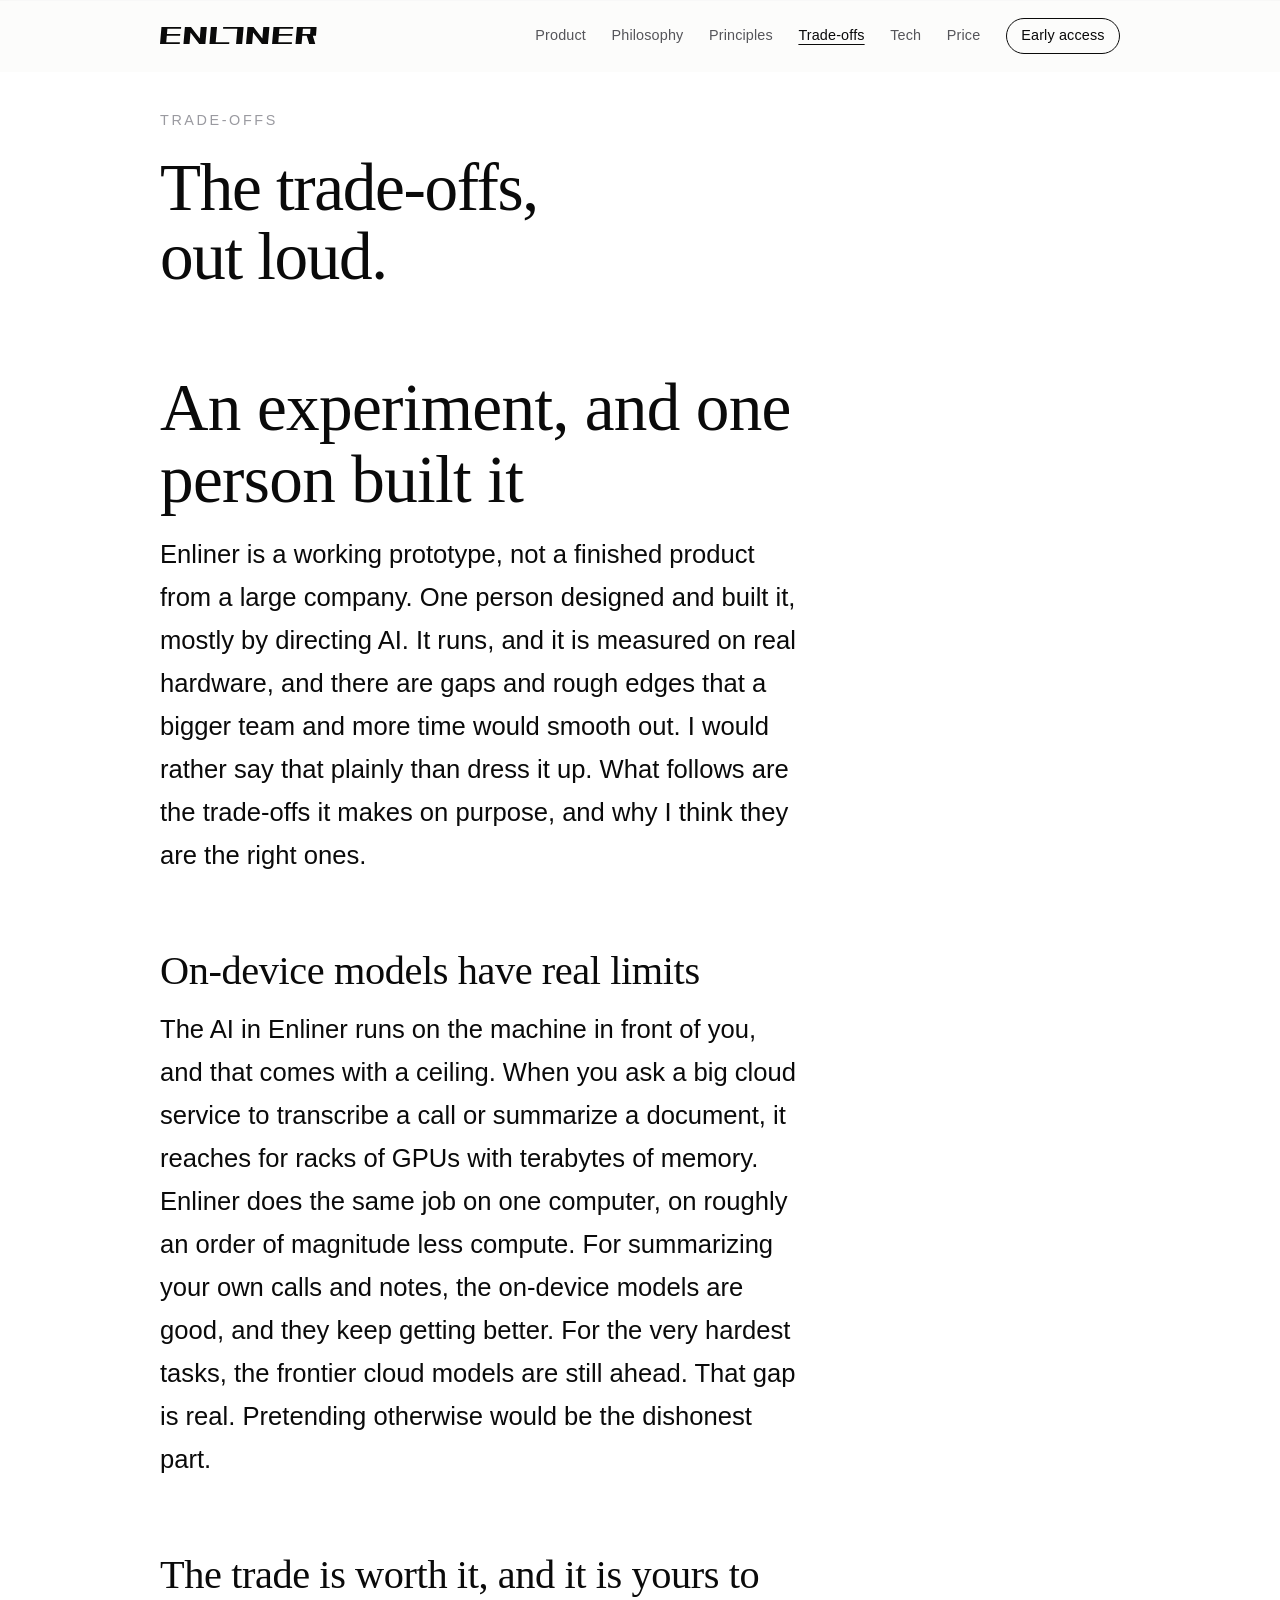
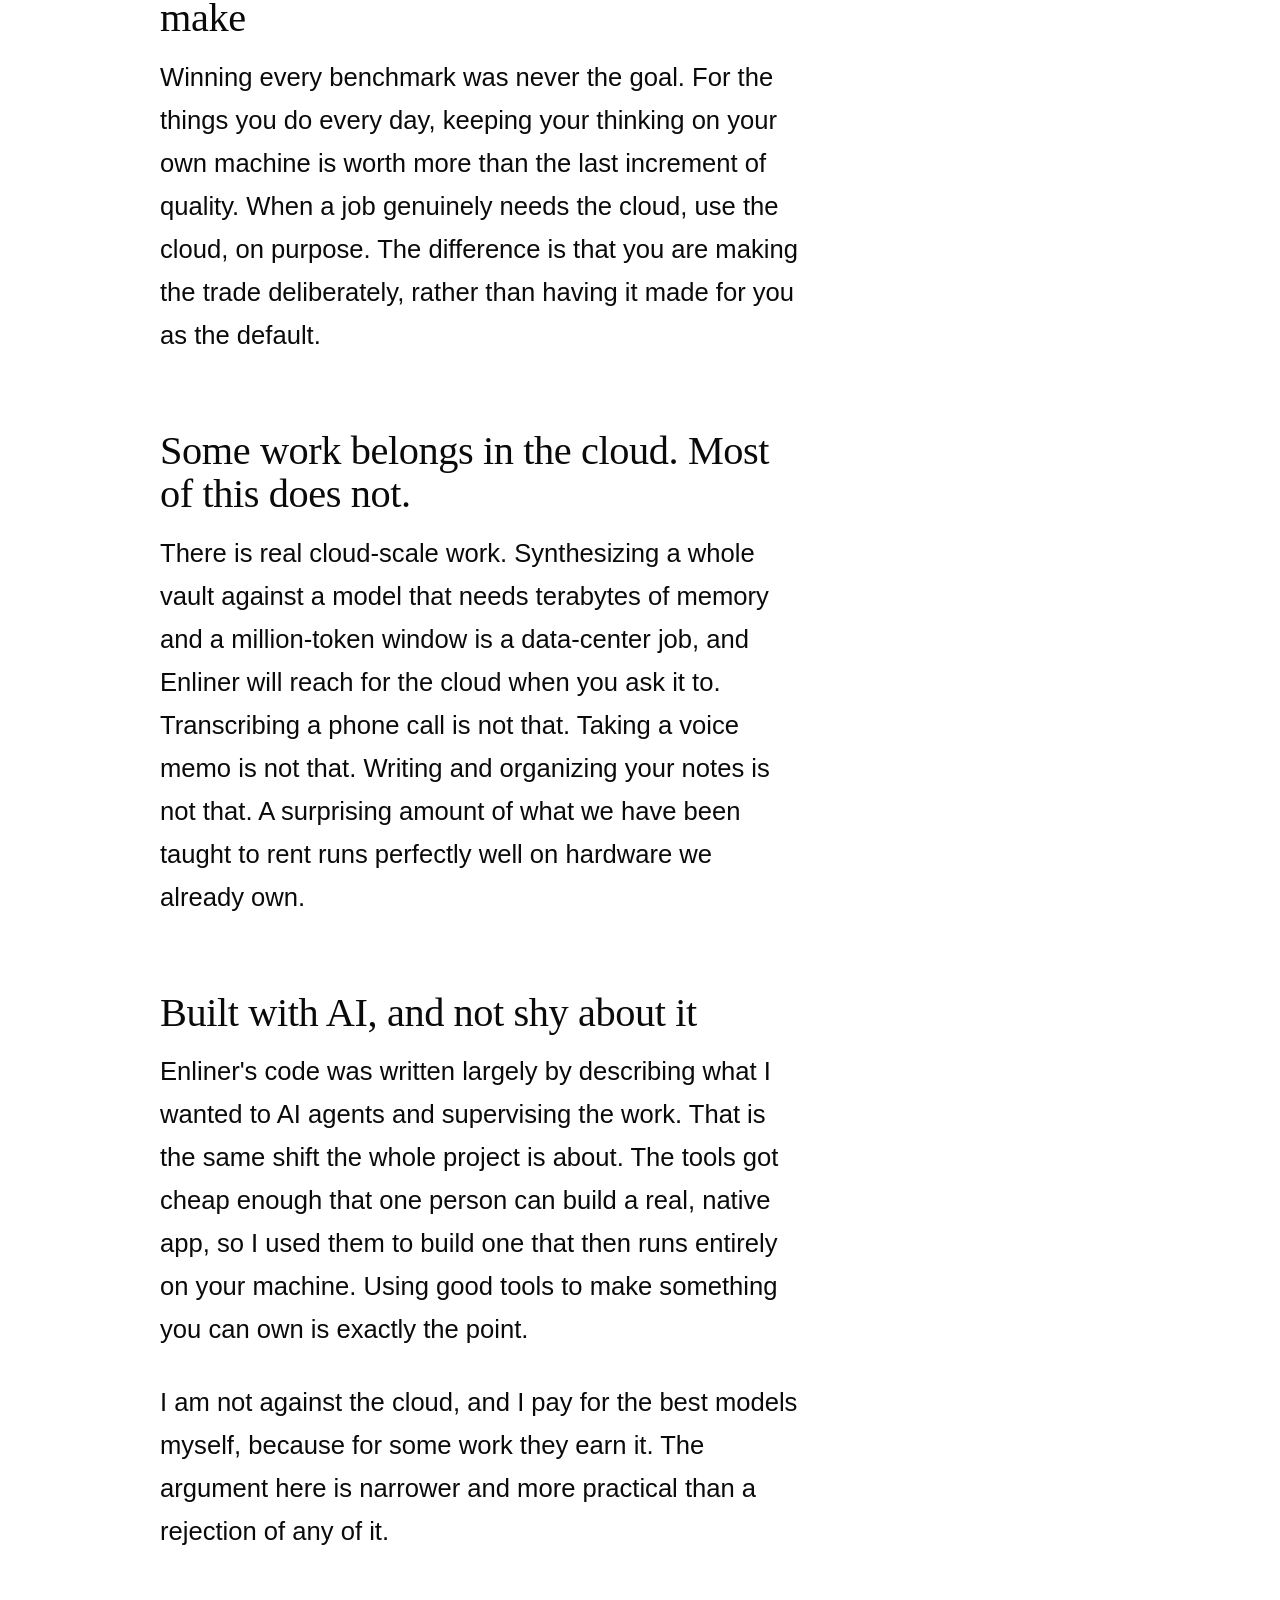
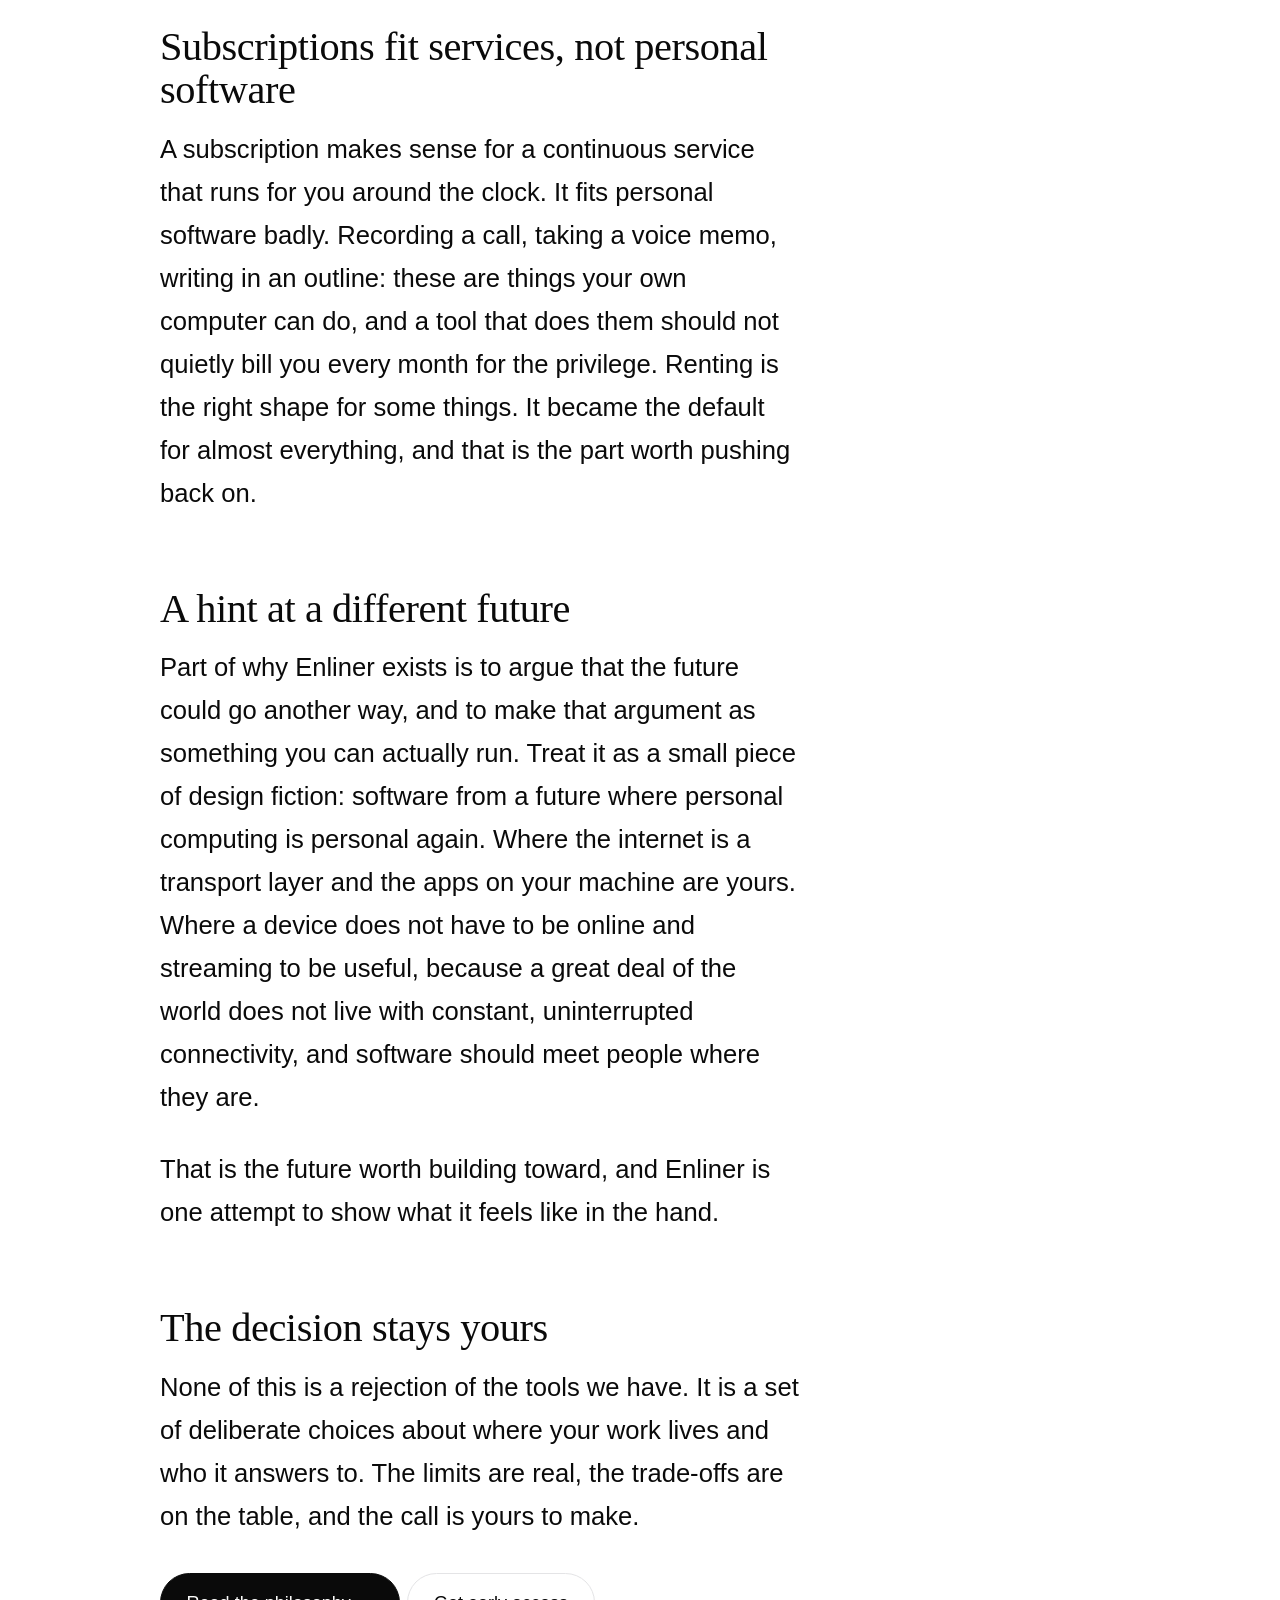
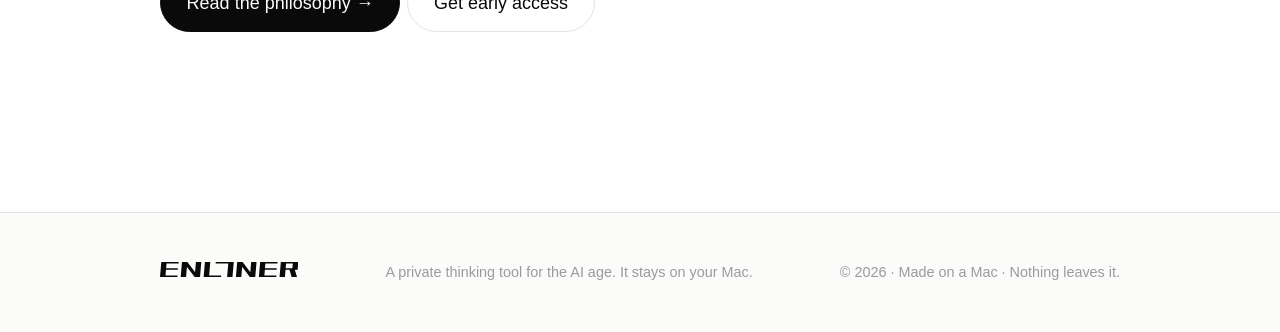
<file: trade-offs.html>
<!DOCTYPE html>
<html lang="en">
<head>
  <meta charset="UTF-8" />
  <meta name="viewport" content="width=device-width, initial-scale=1.0" />
  <title>Enliner – Trade-offs</title>
  <meta name="description" content="An honest account of what Enliner gives up: on-device AI has real limits, one person built it, and its code was written with AI. Here is why those trade-offs are the point." />
  <meta name="theme-color" content="#0a0a0a" />
  <link rel="icon" type="image/png" sizes="32x32" href="assets/favicon-32.png" />
  <link rel="icon" type="image/png" sizes="16x16" href="assets/favicon-16.png" />
  <link rel="apple-touch-icon" href="assets/apple-touch-icon.png" />

  <meta property="og:type" content="article" />
  <meta property="og:title" content="Enliner – Trade-offs" />
  <meta property="og:description" content="On-device AI has real limits. One person built it, with AI. Here is an honest account of the trade-offs, and why keeping your work on your own machine is worth them." />
  <meta property="og:url" content="https://enliner.net/trade-offs.html" />
  <meta name="twitter:card" content="summary_large_image" />

  <link rel="stylesheet" href="style.css" />
</head>
<body>
  <svg width="0" height="0" style="position:absolute" aria-hidden="true" focusable="false">
    <symbol id="enliner-wordmark" viewBox="0 0 1568 170">
      <g transform="matrix(1,0,0,1,-304.650591,-564.824219)" fill="currentColor" fill-rule="nonzero">
        <path d="M304.651,734.453L319.299,564.824L380.237,564.824L365.588,734.453L304.651,734.453ZM321.35,582.402L322.815,564.824L516.467,564.824L515.002,582.402L321.35,582.402ZM309.631,734.453L311.096,716.875L503.576,716.875L502.112,734.453L309.631,734.453ZM316.662,652.422L318.127,634.844L507.092,634.844L505.627,652.422L316.662,652.422Z"/>
        <path d="M539.026,734.453L553.674,564.824L614.612,564.824L599.963,734.453L539.026,734.453ZM697.229,734.453L711.877,564.824L772.815,564.824L758.166,734.453L697.229,734.453ZM697.229,734.453L567.737,564.824L614.612,564.824L744.104,734.453L697.229,734.453Z"/>
        <path d="M799.182,734.453L813.83,564.824L874.768,564.824L860.119,734.453L799.182,734.453ZM804.162,734.453L805.627,716.875L998.108,716.875L996.643,734.453L804.162,734.453Z"/>
        <path d="M1065.197,734.453L1079.846,564.824L1140.783,564.824L1126.135,734.453L1065.197,734.453ZM934.944,582.402L936.408,564.824L1133.342,564.824L1131.877,582.402L934.944,582.402ZM1072.053,734.453L1073.518,716.875L1120.451,716.875L1118.987,734.453L1072.053,734.453Z"/>
        <g transform="matrix(1,0,0,1,-20,0)">
          <path d="M1185.022,734.453L1199.67,564.824L1260.608,564.824L1245.959,734.453L1185.022,734.453ZM1343.225,734.453L1357.873,564.824L1418.811,564.824L1404.162,734.453L1343.225,734.453ZM1343.225,734.453L1213.733,564.824L1260.608,564.824L1390.1,734.453L1343.225,734.453Z"/>
        </g>
        <g transform="matrix(1,0,0,1,-20,0)">
          <path d="M1445.178,734.453L1459.826,564.824L1520.764,564.824L1506.115,734.453L1445.178,734.453ZM1461.877,582.402L1463.342,564.824L1656.994,564.824L1655.529,582.402L1461.877,582.402ZM1450.158,734.453L1451.623,716.875L1644.104,716.875L1642.639,734.453L1450.158,734.453ZM1457.19,652.422L1458.654,634.844L1647.619,634.844L1646.154,652.422L1457.19,652.422Z"/>
        </g>
        <g transform="matrix(1,0,0,1,-20,0)">
          <path d="M1691.565,652.422L1693.029,634.844L1881.994,634.844L1880.529,652.422L1691.565,652.422ZM1679.553,734.453L1694.201,564.824L1755.139,564.824L1740.49,734.453L1679.553,734.453ZM1697.424,582.402L1698.889,564.824L1887.854,564.824L1886.389,582.402L1697.424,582.402ZM1823.694,652.422L1831.311,564.824L1892.248,564.824L1884.631,652.422L1823.694,652.422ZM1816.662,734.453L1787.951,638.945L1848.889,638.945L1877.6,734.453L1816.662,734.453Z"/>
        </g>
      </g>
    </symbol>
  </svg>

  <div class="bg" aria-hidden="true">
    <svg class="bg-layer" data-depth="0.12" viewBox="0 0 1440 1600" preserveAspectRatio="xMidYMin slice" xmlns="http://www.w3.org/2000/svg">
      <g class="contours" stroke="currentColor" fill="none" stroke-width="1" vector-effect="non-scaling-stroke">
        <path d="M-40 220 C 260 120, 520 300, 760 220 S 1240 120, 1500 240" />
        <path d="M-40 300 C 260 200, 520 380, 760 300 S 1240 200, 1500 320" />
        <path d="M-40 380 C 260 280, 520 460, 760 380 S 1240 280, 1500 400" />
        <path d="M-40 460 C 260 360, 520 540, 760 460 S 1240 360, 1500 480" />
      </g>
    </svg>
    <div class="bg-grain"></div>
  </div>

  <header class="nav">
    <a class="wordmark" href="index.html" aria-label="Enliner home">
      <svg class="brand-logo" viewBox="0 0 1568 170" role="img" aria-label="Enliner"><use href="#enliner-wordmark"/></svg>
    </a>
    <nav class="nav-links">
      <a href="index.html#product">Product</a>
      <a href="philosophy.html">Philosophy</a>
      <a href="principles.html">Principles</a>
      <a href="trade-offs.html" class="nav-current" aria-current="page">Trade-offs</a>
      <a href="tech.html">Tech</a>
      <a href="index.html#price">Price</a>
      <a class="nav-cta" href="index.html#access">Early access</a>
    </nav>
  </header>

  <main id="top">
    <section class="essay-wrap" id="essay">
      <div class="essay-intro reveal">
        <p class="section-kicker">Trade-offs</p>
        <h2 class="essay-title">The trade-offs,<br />out loud.</h2>
      </div>
      <div class="essay">
        <section id="experiment" class="reveal">
          <h3>An experiment, and one person built it</h3>
          <p>Enliner is a working prototype, not a finished product from a large company. One person designed and built it, mostly by directing AI. It runs, and it is measured on real hardware, and there are gaps and rough edges that a bigger team and more time would smooth out. I would rather say that plainly than dress it up. What follows are the trade-offs it makes on purpose, and why I think they are the right ones.</p>
        </section>

        <section id="compute" class="reveal">
          <h3>On-device models have real limits</h3>
          <p>The AI in Enliner runs on the machine in front of you, and that comes with a ceiling. When you ask a big cloud service to transcribe a call or summarize a document, it reaches for racks of GPUs with terabytes of memory. Enliner does the same job on one computer, on roughly an order of magnitude less compute. For summarizing your own calls and notes, the on-device models are good, and they keep getting better. For the very hardest tasks, the frontier cloud models are still ahead. That gap is real. Pretending otherwise would be the dishonest part.</p>
        </section>

        <section id="trade" class="reveal">
          <h3>The trade is worth it, and it is yours to make</h3>
          <p>Winning every benchmark was never the goal. For the things you do every day, keeping your thinking on your own machine is worth more than the last increment of quality. When a job genuinely needs the cloud, use the cloud, on purpose. The difference is that you are making the trade deliberately, rather than having it made for you as the default.</p>
        </section>

        <section id="split" class="reveal">
          <h3>Some work belongs in the cloud. Most of this does not.</h3>
          <p>There is real cloud-scale work. Synthesizing a whole vault against a model that needs terabytes of memory and a million-token window is a data-center job, and Enliner will reach for the cloud when you ask it to. Transcribing a phone call is not that. Taking a voice memo is not that. Writing and organizing your notes is not that. A surprising amount of what we have been taught to rent runs perfectly well on hardware we already own.</p>
        </section>

        <section id="built-with-ai" class="reveal">
          <h3>Built with AI, and not shy about it</h3>
          <p>Enliner's code was written largely by describing what I wanted to AI agents and supervising the work. That is the same shift the whole project is about. The tools got cheap enough that one person can build a real, native app, so I used them to build one that then runs entirely on your machine. Using good tools to make something you can own is exactly the point.</p>
          <p>I am not against the cloud, and I pay for the best models myself, because for some work they earn it. The argument here is narrower and more practical than a rejection of any of it.</p>
        </section>

        <section id="subscriptions" class="reveal">
          <h3>Subscriptions fit services, not personal software</h3>
          <p>A subscription makes sense for a continuous service that runs for you around the clock. It fits personal software badly. Recording a call, taking a voice memo, writing in an outline: these are things your own computer can do, and a tool that does them should not quietly bill you every month for the privilege. Renting is the right shape for some things. It became the default for almost everything, and that is the part worth pushing back on.</p>
        </section>

        <section id="future" class="reveal">
          <h3>A hint at a different future</h3>
          <p>Part of why Enliner exists is to argue that the future could go another way, and to make that argument as something you can actually run. Treat it as a small piece of design fiction: software from a future where personal computing is personal again. Where the internet is a transport layer and the apps on your machine are yours. Where a device does not have to be online and streaming to be useful, because a great deal of the world does not live with constant, uninterrupted connectivity, and software should meet people where they are.</p>
          <p>That is the future worth building toward, and Enliner is one attempt to show what it feels like in the hand.</p>
        </section>

        <section id="close" class="reveal">
          <h3>The decision stays yours</h3>
          <p>None of this is a rejection of the tools we have. It is a set of deliberate choices about where your work lives and who it answers to. The limits are real, the trade-offs are on the table, and the call is yours to make.</p>
          <p class="essay-cta"><a class="btn btn-solid" href="philosophy.html">Read the philosophy →</a> <a class="btn btn-ghost" href="index.html#access">Get early access</a></p>
        </section>
      </div>
    </section>
  </main>

  <footer class="foot">
    <div class="foot-inner">
      <svg class="brand-logo foot-mark" viewBox="0 0 1568 170" role="img" aria-label="Enliner"><use href="#enliner-wordmark"/></svg>
      <span class="foot-tag">A private thinking tool for the AI age. It stays on your Mac.</span>
      <span class="foot-copy">© 2026 · Made on a Mac · Nothing leaves it.</span>
    </div>
  </footer>

  <script src="main.js" defer></script>
</body>
</html>
</file>
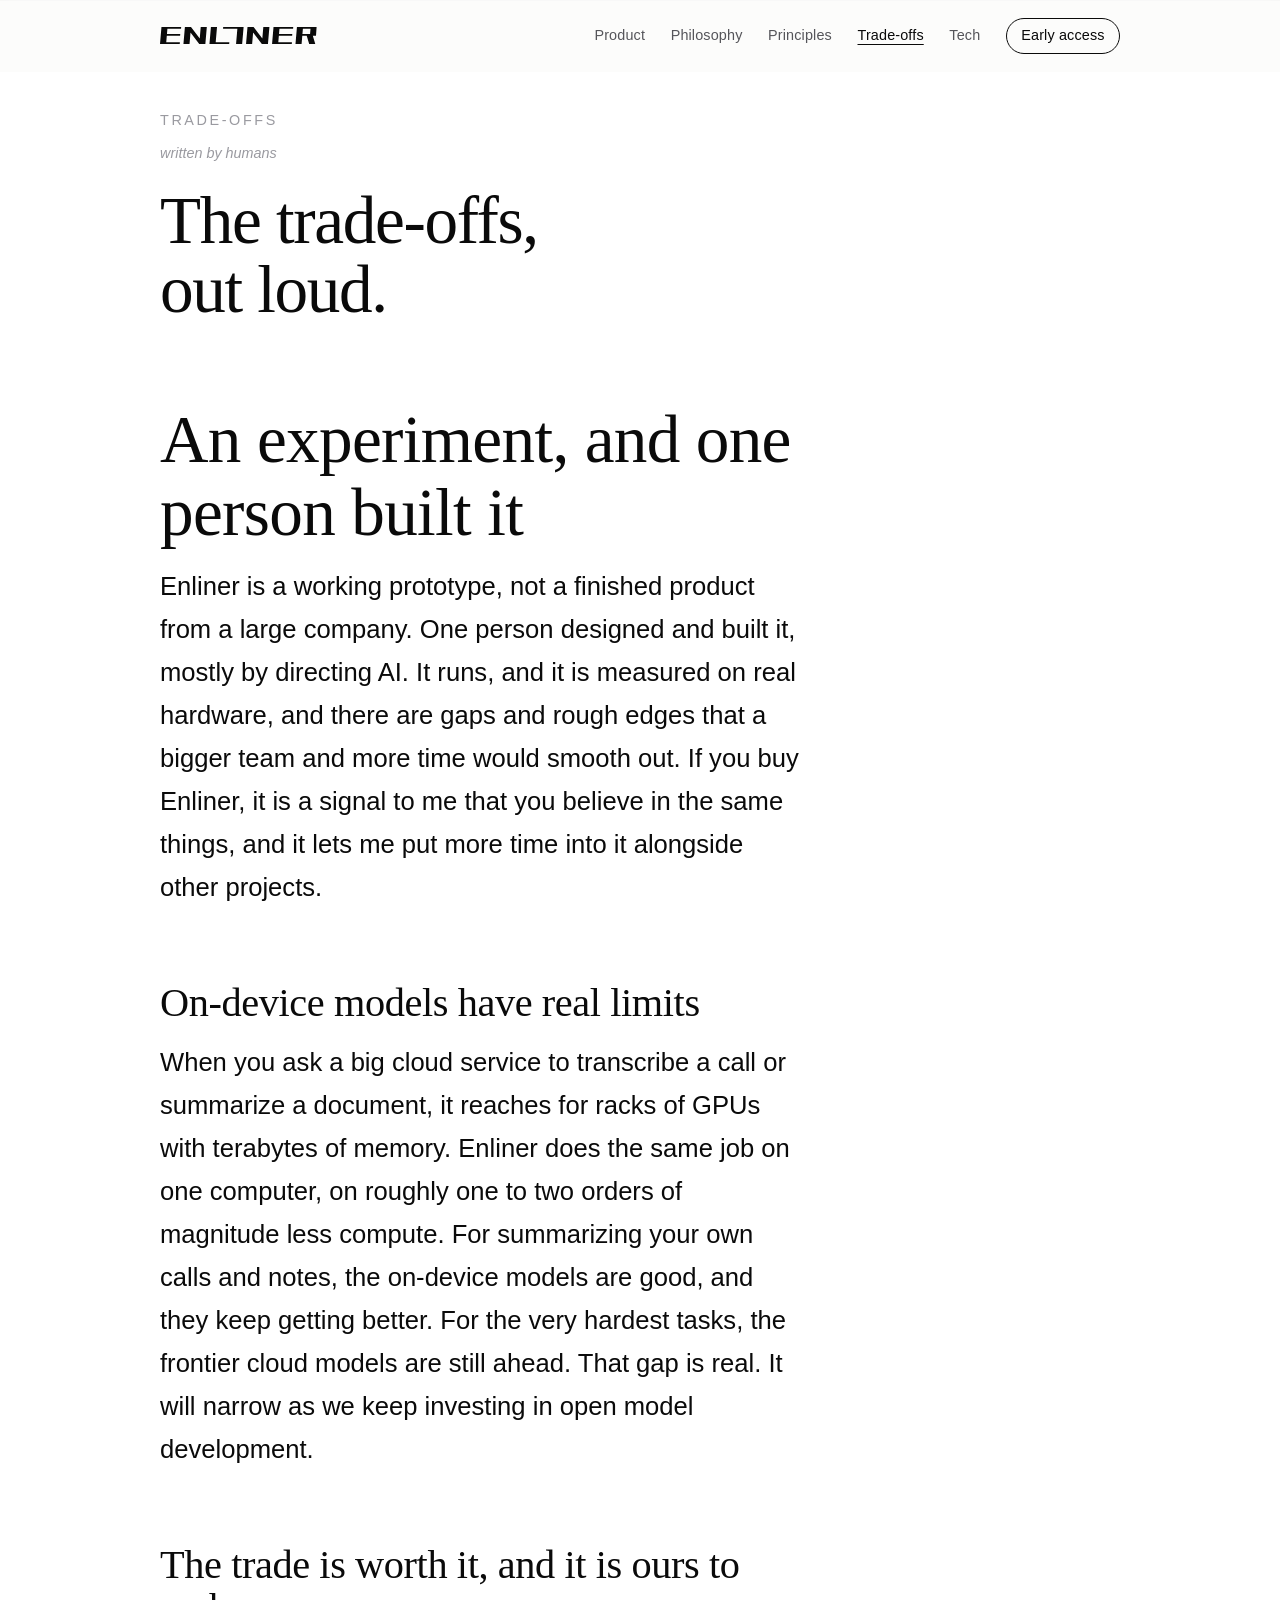
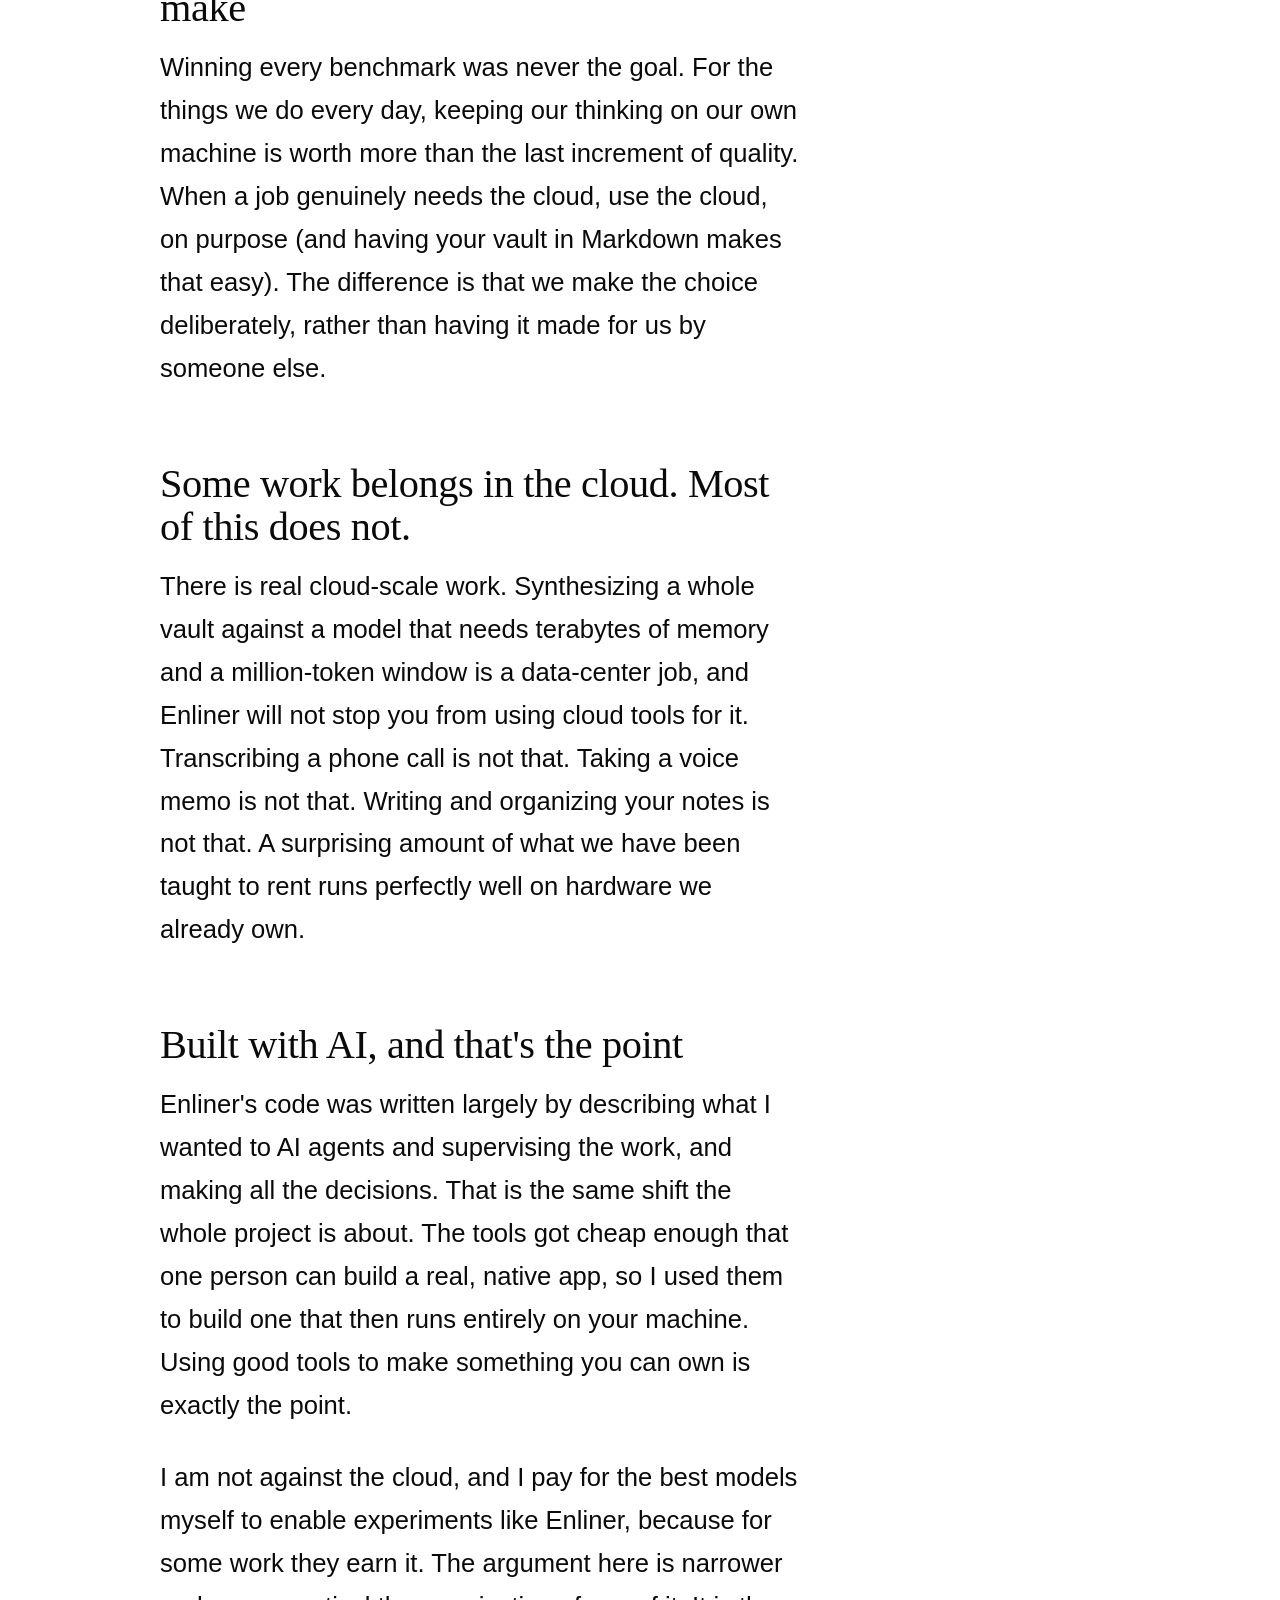
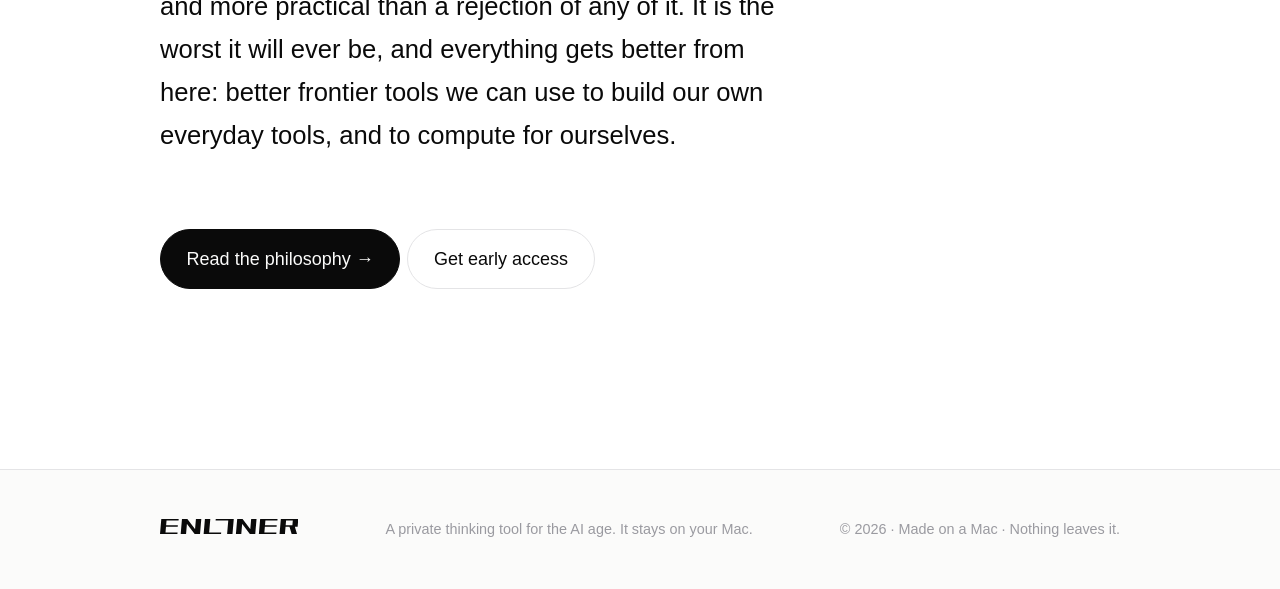
<file: tradeoffs.html>
<!DOCTYPE html>
<html lang="en">
<head>
  <meta charset="UTF-8" />
  <meta name="viewport" content="width=device-width, initial-scale=1.0" />
  <title>Enliner – Trade-offs</title>
  <meta name="description" content="An honest account of what Enliner gives up: on-device AI has real limits, one person built it, and its code was written with AI. Here is why those trade-offs are the point." />
  <meta name="theme-color" content="#0a0a0a" />
  <link rel="icon" type="image/png" sizes="32x32" href="assets/favicon-32.png" />
  <link rel="icon" type="image/png" sizes="16x16" href="assets/favicon-16.png" />
  <link rel="apple-touch-icon" href="assets/apple-touch-icon.png" />

  <meta property="og:type" content="article" />
  <meta property="og:title" content="Enliner – Trade-offs" />
  <meta property="og:description" content="On-device AI has real limits. One person built it, with AI. Here is an honest account of the trade-offs, and why keeping your work on your own machine is worth them." />
  <meta property="og:url" content="https://enliner.net/tradeoffs" />
  <meta name="twitter:card" content="summary_large_image" />

  <link rel="stylesheet" href="style.css" />
</head>
<body>
  <svg width="0" height="0" style="position:absolute" aria-hidden="true" focusable="false">
    <symbol id="enliner-wordmark" viewBox="0 0 1568 170">
      <g transform="matrix(1,0,0,1,-304.650591,-564.824219)" fill="currentColor" fill-rule="nonzero">
        <path d="M304.651,734.453L319.299,564.824L380.237,564.824L365.588,734.453L304.651,734.453ZM321.35,582.402L322.815,564.824L516.467,564.824L515.002,582.402L321.35,582.402ZM309.631,734.453L311.096,716.875L503.576,716.875L502.112,734.453L309.631,734.453ZM316.662,652.422L318.127,634.844L507.092,634.844L505.627,652.422L316.662,652.422Z"/>
        <path d="M539.026,734.453L553.674,564.824L614.612,564.824L599.963,734.453L539.026,734.453ZM697.229,734.453L711.877,564.824L772.815,564.824L758.166,734.453L697.229,734.453ZM697.229,734.453L567.737,564.824L614.612,564.824L744.104,734.453L697.229,734.453Z"/>
        <path d="M799.182,734.453L813.83,564.824L874.768,564.824L860.119,734.453L799.182,734.453ZM804.162,734.453L805.627,716.875L998.108,716.875L996.643,734.453L804.162,734.453Z"/>
        <path d="M1065.197,734.453L1079.846,564.824L1140.783,564.824L1126.135,734.453L1065.197,734.453ZM934.944,582.402L936.408,564.824L1133.342,564.824L1131.877,582.402L934.944,582.402ZM1072.053,734.453L1073.518,716.875L1120.451,716.875L1118.987,734.453L1072.053,734.453Z"/>
        <g transform="matrix(1,0,0,1,-20,0)">
          <path d="M1185.022,734.453L1199.67,564.824L1260.608,564.824L1245.959,734.453L1185.022,734.453ZM1343.225,734.453L1357.873,564.824L1418.811,564.824L1404.162,734.453L1343.225,734.453ZM1343.225,734.453L1213.733,564.824L1260.608,564.824L1390.1,734.453L1343.225,734.453Z"/>
        </g>
        <g transform="matrix(1,0,0,1,-20,0)">
          <path d="M1445.178,734.453L1459.826,564.824L1520.764,564.824L1506.115,734.453L1445.178,734.453ZM1461.877,582.402L1463.342,564.824L1656.994,564.824L1655.529,582.402L1461.877,582.402ZM1450.158,734.453L1451.623,716.875L1644.104,716.875L1642.639,734.453L1450.158,734.453ZM1457.19,652.422L1458.654,634.844L1647.619,634.844L1646.154,652.422L1457.19,652.422Z"/>
        </g>
        <g transform="matrix(1,0,0,1,-20,0)">
          <path d="M1691.565,652.422L1693.029,634.844L1881.994,634.844L1880.529,652.422L1691.565,652.422ZM1679.553,734.453L1694.201,564.824L1755.139,564.824L1740.49,734.453L1679.553,734.453ZM1697.424,582.402L1698.889,564.824L1887.854,564.824L1886.389,582.402L1697.424,582.402ZM1823.694,652.422L1831.311,564.824L1892.248,564.824L1884.631,652.422L1823.694,652.422ZM1816.662,734.453L1787.951,638.945L1848.889,638.945L1877.6,734.453L1816.662,734.453Z"/>
        </g>
      </g>
    </symbol>
  </svg>

  <div class="bg" aria-hidden="true">
    <svg class="bg-layer" data-depth="0.12" viewBox="0 0 1440 1600" preserveAspectRatio="xMidYMin slice" xmlns="http://www.w3.org/2000/svg">
      <g class="contours" stroke="currentColor" fill="none" stroke-width="1" vector-effect="non-scaling-stroke">
        <path d="M-40 220 C 260 120, 520 300, 760 220 S 1240 120, 1500 240" />
        <path d="M-40 300 C 260 200, 520 380, 760 300 S 1240 200, 1500 320" />
        <path d="M-40 380 C 260 280, 520 460, 760 380 S 1240 280, 1500 400" />
        <path d="M-40 460 C 260 360, 520 540, 760 460 S 1240 360, 1500 480" />
      </g>
    </svg>
    <div class="bg-grain"></div>
  </div>

  <header class="nav">
    <a class="wordmark" href="/" aria-label="Enliner home">
      <svg class="brand-logo" viewBox="0 0 1568 170" role="img" aria-label="Enliner"><use href="#enliner-wordmark"/></svg>
    </a>
    <nav class="nav-links">
      <a href="/#product">Product</a>
      <a href="philosophy">Philosophy</a>
      <a href="principles">Principles</a>
      <a href="tradeoffs" class="nav-current" aria-current="page">Trade-offs</a>
      <a href="tech">Tech</a>
      <a class="nav-cta" href="/#access">Early access</a>
    </nav>
  </header>

  <main id="top">
    <section class="essay-wrap" id="essay">
      <div class="essay-intro reveal">
        <p class="section-kicker">Trade-offs</p>
        <p class="byline">written by humans</p>
        <h2 class="essay-title">The trade-offs,<br />out loud.</h2>
      </div>
      <div class="essay">
        <section id="experiment" class="reveal">
          <h3>An experiment, and one person built it</h3>
          <p>Enliner is a working prototype, not a finished product from a large company. One person designed and built it, mostly by directing AI. It runs, and it is measured on real hardware, and there are gaps and rough edges that a bigger team and more time would smooth out. If you buy Enliner, it is a signal to me that you believe in the same things, and it lets me put more time into it alongside other projects.</p>
        </section>

        <section id="compute" class="reveal">
          <h3>On-device models have real limits</h3>
          <p>When you ask a big cloud service to transcribe a call or summarize a document, it reaches for racks of GPUs with terabytes of memory. Enliner does the same job on one computer, on roughly one to two orders of magnitude less compute. For summarizing your own calls and notes, the on-device models are good, and they keep getting better. For the very hardest tasks, the frontier cloud models are still ahead. That gap is real. It will narrow as we keep investing in open model development.</p>
        </section>

        <section id="trade" class="reveal">
          <h3>The trade is worth it, and it is ours to make</h3>
          <p>Winning every benchmark was never the goal. For the things we do every day, keeping our thinking on our own machine is worth more than the last increment of quality. When a job genuinely needs the cloud, use the cloud, on purpose (and having your vault in Markdown makes that easy). The difference is that we make the choice deliberately, rather than having it made for us by someone else.</p>
        </section>

        <section id="split" class="reveal">
          <h3>Some work belongs in the cloud. Most of this does not.</h3>
          <p>There is real cloud-scale work. Synthesizing a whole vault against a model that needs terabytes of memory and a million-token window is a data-center job, and Enliner will not stop you from using cloud tools for it. Transcribing a phone call is not that. Taking a voice memo is not that. Writing and organizing your notes is not that. A surprising amount of what we have been taught to rent runs perfectly well on hardware we already own.</p>
        </section>

        <section id="built-with-ai" class="reveal">
          <h3>Built with AI, and that's the point</h3>
          <p>Enliner's code was written largely by describing what I wanted to AI agents and supervising the work, and making all the decisions. That is the same shift the whole project is about. The tools got cheap enough that one person can build a real, native app, so I used them to build one that then runs entirely on your machine. Using good tools to make something you can own is exactly the point.</p>
          <p>I am not against the cloud, and I pay for the best models myself to enable experiments like Enliner, because for some work they earn it. The argument here is narrower and more practical than a rejection of any of it. It is the worst it will ever be, and everything gets better from here: better frontier tools we can use to build our own everyday tools, and to compute for ourselves.</p>
        </section>

        <section id="close" class="reveal">
          <p class="essay-cta"><a class="btn btn-solid" href="philosophy">Read the philosophy →</a> <a class="btn btn-ghost" href="/#access">Get early access</a></p>
        </section>
      </div>
    </section>
  </main>

  <footer class="foot">
    <div class="foot-inner">
      <svg class="brand-logo foot-mark" viewBox="0 0 1568 170" role="img" aria-label="Enliner"><use href="#enliner-wordmark"/></svg>
      <span class="foot-tag">A private thinking tool for the AI age. It stays on your Mac.</span>
      <span class="foot-copy">© 2026 · Made on a Mac · Nothing leaves it.</span>
    </div>
  </footer>

  <script src="main.js" defer></script>
</body>
</html>
</file>
<file: style.css>
/* ============================================================================
   Enliner — enliner.net
   Minimal black-and-white single-page site.
   No framework, no build step. Design goals: information clarity, whitespace,
   monochrome, quiet motion (parallax + reveal). Respects prefers-reduced-motion.
   ============================================================================ */

:root {
  --ink:        #0a0a0a;   /* near-black text            */
  --ink-soft:   #55555a;   /* secondary text             */
  --ink-faint:  #9a9aa0;   /* tertiary / captions        */
  --line:       #e4e4e6;   /* hairlines                  */
  --paper:      #fbfbfa;   /* off-white page             */
  --paper-2:    #ffffff;   /* pure white panels          */
  --bg-lines:   #d9d9dc;   /* decorative svg strokes     */

  --measure: 40rem;                 /* readable line length for prose */
  --content: 60rem;                 /* 960px — the centered page column */
  --gutter: clamp(1.25rem, 5vw, 6rem);

  --step--1: clamp(0.82rem, 0.78rem + 0.2vw, 0.9rem);
  --step-0:  clamp(1rem, 0.95rem + 0.25vw, 1.125rem);
  --step-1:  clamp(1.25rem, 1.1rem + 0.7vw, 1.6rem);
  --step-2:  clamp(1.7rem, 1.4rem + 1.4vw, 2.6rem);
  --step-3:  clamp(2.4rem, 1.8rem + 3vw, 4.5rem);
  --step-4:  clamp(3rem, 2rem + 6vw, 7rem);

  --serif: 'Iowan Old Style', 'Palatino Linotype', Palatino, 'Book Antiqua', Georgia, serif;
  --sans: -apple-system, BlinkMacSystemFont, 'Inter', 'Segoe UI', Helvetica, Arial, sans-serif;
}

@media (prefers-color-scheme: dark) {
  :root {
    --ink:        #f4f4f2;
    --ink-soft:   #a8a8ae;
    --ink-faint:  #6d6d74;
    --line:       #26262a;
    --paper:      #0a0a0b;
    --paper-2:    #111113;
    --bg-lines:   #1e1e22;
  }
}

/* ─────────────────────────────  RESET  ───────────────────────────── */
*, *::before, *::after { box-sizing: border-box; margin: 0; padding: 0; }
html { -webkit-text-size-adjust: 100%; scroll-behavior: smooth; }
@media (prefers-reduced-motion: reduce) { html { scroll-behavior: auto; } }

body {
  font-family: var(--sans);
  font-size: var(--step-0);
  line-height: 1.6;
  color: var(--ink);
  background: var(--paper);
  -webkit-font-smoothing: antialiased;
  text-rendering: optimizeLegibility;
  overflow-x: hidden;
}

img, svg { display: block; max-width: 100%; }
a { color: inherit; }
em { font-style: italic; }

.visually-hidden {
  position: absolute; width: 1px; height: 1px; padding: 0; margin: -1px;
  overflow: hidden; clip: rect(0 0 0 0); white-space: nowrap; border: 0;
}

/* ─────────────────────────────  BACKGROUND  ───────────────────────────── */
.bg {
  position: fixed; inset: 0; z-index: -1; overflow: hidden;
  color: var(--bg-lines); pointer-events: none;
}
.bg-layer {
  position: absolute; top: -10%; left: -5%;
  width: 110%; height: 130%;
  opacity: 0.9;
  will-change: transform;
}
.bg-layer .dots circle { opacity: 0.75; }
.bg-grain {
  position: absolute; inset: 0;
  background-image: radial-gradient(var(--line) 0.5px, transparent 0.5px);
  background-size: 22px 22px;
  opacity: 0.35;
  mask-image: radial-gradient(ellipse at 50% 0%, #000 20%, transparent 75%);
}

/* ─────────────────────────────  NAV  ───────────────────────────── */
.nav {
  position: fixed; top: 0; left: 0; right: 0; z-index: 50;
  display: flex; align-items: center; justify-content: space-between;
  /* bar spans full width; content aligns to the centered page column */
  padding: 1.1rem max(var(--gutter), calc((100% - var(--content)) / 2));
  backdrop-filter: saturate(140%) blur(10px);
  -webkit-backdrop-filter: saturate(140%) blur(10px);
  background: color-mix(in srgb, var(--paper) 72%, transparent);
  border-bottom: 1px solid transparent;
  transition: border-color .3s ease, background .3s ease;
}
.nav.scrolled { border-bottom-color: var(--line); }
.wordmark { text-decoration: none; display: inline-flex; align-items: center; color: var(--ink); }
/* Inline Enliner wordmark: fill:currentColor → adapts to light/dark, renders on file:// too. */
.brand-logo { display: block; height: 17px; width: auto; fill: currentColor; }
.nav-links { display: flex; align-items: center; gap: clamp(.9rem, 2vw, 2rem); }
.nav-links a {
  text-decoration: none; color: var(--ink-soft);
  font-size: var(--step--1); letter-spacing: .01em;
  transition: color .2s ease;
}
.nav-links a:hover { color: var(--ink); }
.nav-links a.nav-current { color: var(--ink); text-decoration: underline; text-underline-offset: 4px; text-decoration-thickness: 1px; }
.nav-cta {
  color: var(--ink) !important; font-weight: 500;
  border: 1px solid var(--ink); border-radius: 100px;
  padding: .35rem .9rem;
}
.nav-cta:hover { background: var(--ink); color: var(--paper) !important; }
@media (max-width: 620px) {
  .nav-links a:not(.nav-cta) { display: none; }
}

/* ─────────────────────────────  LAYOUT PRIMITIVES  ───────────────────────────── */
section { padding: clamp(4.5rem, 12vh, 11rem) var(--gutter); position: relative; }
.section-kicker, .kicker {
  font-size: var(--step--1); letter-spacing: .18em; text-transform: uppercase;
  color: var(--ink-faint); font-weight: 500; margin-bottom: 1.4rem;
}
.byline { font-size: var(--step--1); color: var(--ink-faint); font-style: italic; margin: -0.8rem 0 1.4rem; }

/* Reveal-on-scroll */
.reveal {
  opacity: 0; transform: translateY(26px);
  transition: opacity .9s cubic-bezier(.16,.8,.3,1), transform .9s cubic-bezier(.16,.8,.3,1);
}
.reveal.in { opacity: 1; transform: none; }
@media (prefers-reduced-motion: reduce) {
  .reveal { opacity: 1; transform: none; transition: none; }
}

/* ─────────────────────────────  HERO  ───────────────────────────── */
.hero {
  min-height: 100svh; display: flex; flex-direction: column;
  justify-content: center; align-items: center; padding-top: 7rem;
}
.hero-inner { width: 100%; max-width: var(--content); }
.hero-title {
  font-family: var(--serif);
  font-size: var(--step-4); line-height: 0.98; letter-spacing: -0.02em;
  font-weight: 500; margin: .3em 0 .5em;
}
.hero-title em { font-style: italic; color: var(--ink); }
.hero-sub {
  max-width: var(--measure); color: var(--ink-soft);
  font-size: var(--step-1); line-height: 1.5;
}
.hero-actions { display: flex; flex-wrap: wrap; gap: 1rem; margin: 2.4rem 0 1.4rem; }
.hero-note { font-size: var(--step--1); color: var(--ink-faint); letter-spacing: .02em; }

.btn {
  display: inline-flex; align-items: center; justify-content: center;
  font-size: var(--step-0); font-weight: 500; text-decoration: none;
  padding: .85rem 1.6rem; border-radius: 100px; border: 1px solid var(--ink);
  transition: transform .2s ease, background .2s ease, color .2s ease;
}
.btn:hover { transform: translateY(-2px); }
.btn-solid { background: var(--ink); color: var(--paper); }
.btn-solid:hover { background: var(--ink-soft); }
.btn-ghost { background: transparent; color: var(--ink); border-color: var(--line); }
.btn-ghost:hover { border-color: var(--ink); }

.scroll-hint {
  position: absolute; bottom: 2rem; left: 50%; transform: translateX(-50%);
  width: 1px; height: 46px; background: var(--line); overflow: hidden;
}
.scroll-hint span {
  position: absolute; top: -46px; left: 0; width: 1px; height: 46px;
  background: var(--ink); animation: drop 2.4s cubic-bezier(.7,0,.3,1) infinite;
}
@keyframes drop { 0% { top: -46px; } 60%,100% { top: 46px; } }
@media (prefers-reduced-motion: reduce) { .scroll-hint { display: none; } }

/* ─────────────────────────────  PRODUCT  ───────────────────────────── */
.product { border-top: 1px solid var(--line); background: var(--paper-2); }
.product-inner { max-width: var(--content); margin-inline: auto; }
.product-intro { margin-bottom: clamp(2.5rem, 7vw, 5rem); }
.product-title { font-family: var(--serif); font-weight: 500; font-size: var(--step-3); line-height: 1.02; letter-spacing: -0.02em; }
.product-lead { max-width: var(--measure); color: var(--ink-soft); font-size: var(--step-1); line-height: 1.5; margin-top: 1.4rem; }
.feature { margin-bottom: clamp(3rem, 8vw, 6rem); }
.feature:last-child { margin-bottom: 0; }
.feature-num { font-family: var(--serif); font-size: var(--step-1); color: var(--ink-faint); font-weight: 500; display: block; margin-bottom: .4rem; }
.feature-callout { font-family: var(--serif); font-weight: 500; font-size: var(--step-2); line-height: 1.1; letter-spacing: -0.01em; max-width: var(--measure); }
.feature-desc { color: var(--ink-soft); font-size: var(--step-1); line-height: 1.55; max-width: var(--measure); margin-top: .7rem; margin-bottom: 1.8rem; }
.shot { margin: 0; border-radius: 14px; overflow: hidden; box-shadow: 0 24px 60px -30px color-mix(in srgb, var(--ink) 42%, transparent); }
.shot img { display: block; width: 100%; height: auto; }
@media (prefers-color-scheme: dark) { .shot { box-shadow: 0 24px 60px -28px #000; } }
.shot--inset img { padding: 0; }

/* ─────────────────────────────  PILLARS  ───────────────────────────── */
.pillars { border-top: 1px solid var(--line); }
.pillar-list { list-style: none; display: grid; gap: clamp(2.5rem, 6vw, 5rem); max-width: var(--content); margin-inline: auto; }
.pillar { display: grid; grid-template-columns: auto 1fr; column-gap: clamp(1.5rem, 4vw, 4rem); row-gap: 1rem; align-items: start; }
.pillar-num {
  font-family: var(--serif); font-size: var(--step-2); color: var(--ink-faint);
  font-weight: 500; line-height: 1; padding-top: .1em;
}
.pillar h2 {
  font-family: var(--serif); font-weight: 500; font-size: var(--step-2);
  line-height: 1.05; letter-spacing: -0.01em;
}
.pillar-not { color: var(--ink-faint); font-style: italic; }
.pillar p { grid-column: 2; max-width: var(--measure); color: var(--ink-soft); font-size: var(--step-1); }
@media (max-width: 640px) {
  .pillar { grid-template-columns: 1fr; }
  .pillar p { grid-column: 1; }
  .pillar-num { font-size: var(--step-1); }
}

/* ─────────────────────────────  COLLABORATION  ───────────────────────────── */
.collab { border-top: 1px solid var(--line); }
.collab-inner { max-width: var(--content); margin-inline: auto; }
.collab-head { font-family: var(--serif); font-weight: 500; font-size: var(--step-3); line-height: 1; letter-spacing: -0.02em; margin-bottom: 1rem; }
.collab-lead { max-width: var(--measure); color: var(--ink-soft); font-size: var(--step-1); line-height: 1.5; }
.collab-grid { display: grid; grid-template-columns: repeat(3, 1fr); gap: clamp(1.6rem, 4vw, 3.2rem); margin-top: clamp(2rem, 5vw, 3.4rem); }
.collab-item h3 { font-family: var(--serif); font-weight: 500; font-size: var(--step-1); line-height: 1.1; margin-bottom: .5rem; }
.collab-item p { color: var(--ink-soft); font-size: var(--step-0); line-height: 1.6; }
.collab-more { margin-top: clamp(1.8rem, 4vw, 2.6rem); font-size: var(--step-0); }
.collab-more a { color: var(--ink); text-underline-offset: 3px; }
@media (max-width: 720px) { .collab-grid { grid-template-columns: 1fr; gap: 1.8rem; } }

/* ─────────────────────────────  PRICE  ───────────────────────────── */
.price { border-top: 1px solid var(--line); }
.price-inner { max-width: var(--content); margin-inline: auto; }
.price-head {
  font-family: var(--serif); font-weight: 500; font-size: var(--step-3);
  line-height: 1; letter-spacing: -0.02em; margin-bottom: 2.6rem;
}
.price-compare {
  display: grid; grid-template-columns: 1fr auto 1fr; align-items: stretch;
  gap: clamp(1rem, 3vw, 2.5rem); text-align: left;
}
.price-card {
  border: 1px solid var(--line); border-radius: 14px;
  padding: clamp(1.5rem, 3vw, 2.4rem); background: var(--paper-2);
  display: flex; flex-direction: column; gap: .6rem;
}
.price-us { border-color: var(--ink); }
.price-name { font-size: var(--step--1); letter-spacing: .12em; text-transform: uppercase; color: var(--ink-faint); }
.price-big { font-family: var(--serif); font-size: var(--step-3); line-height: 1; font-weight: 500; }
.price-big span { display: block; font-family: var(--sans); font-size: var(--step--1); color: var(--ink-faint); letter-spacing: .04em; margin-top: .5rem; text-transform: none; }
.price-detail { color: var(--ink-soft); font-size: var(--step-0); margin-top: auto; }
.price-them { opacity: .72; }
.price-note { max-width: var(--measure); margin: 2rem auto 0; color: var(--ink-soft); font-size: var(--step-0); line-height: 1.55; text-align: center; }
.price-versus { align-self: center; color: var(--ink-faint); font-family: var(--serif); font-style: italic; font-size: var(--step-1); }
@media (max-width: 680px) {
  .price-compare { grid-template-columns: 1fr; }
  .price-versus { padding: .3rem 0; }
}

/* ─────────────────────────────  ESSAY  ───────────────────────────── */
.essay-wrap { border-top: 1px solid var(--line); background: var(--paper-2); }
.essay, .essay-intro { max-width: var(--content); margin-inline: auto; }
.essay-intro { margin-bottom: clamp(2.5rem, 7vw, 5rem); }
.essay-title { font-family: var(--serif); font-size: var(--step-3); line-height: 1.02; letter-spacing: -0.02em; font-weight: 500; }

.essay { font-size: var(--step-1); }
/* prose keeps a readable measure, left-aligned to the column edge */
.essay p, .essay h3 { max-width: var(--measure); }
.essay > section { padding: 0; margin-bottom: clamp(2.5rem, 6vw, 4.5rem); }
.essay h3 {
  font-family: var(--serif); font-weight: 500; letter-spacing: -0.01em;
  font-size: var(--step-2); line-height: 1.08; margin: 0 0 1rem;
}
.essay section:first-child h3 { font-size: var(--step-3); }
.essay p { margin-bottom: 1.15em; color: var(--ink); line-height: 1.68; }
.essay p + p { text-indent: 0; }
.essay em { font-style: italic; }
.essay strong { font-weight: 600; }
.essay-cta { margin-top: 2.2rem; }
.essay blockquote {
  font-family: var(--serif); font-style: italic; font-size: var(--step-1);
  line-height: 1.5; color: var(--ink-soft);
  border-left: 2px solid var(--ink); padding-left: 1.4rem; margin: 1.6rem 0;
}
.essay blockquote p { color: inherit; }
.essay code {
  font-family: ui-monospace, SFMono-Regular, 'SF Mono', Menlo, Consolas, monospace;
  font-size: 0.86em; background: var(--paper); border: 1px solid var(--line);
  border-radius: 5px; padding: 0.06em 0.4em;
}

/* ─────────────────────────────  EARLY ACCESS  ───────────────────────────── */
.access { border-top: 1px solid var(--line); }
.access-inner { max-width: var(--content); margin-inline: auto; }
.access-head { font-family: var(--serif); font-weight: 500; font-size: var(--step-3); line-height: 1; letter-spacing: -0.02em; margin-bottom: 1.2rem; }
.access-sub { color: var(--ink-soft); max-width: 40rem; margin: 0 0 2.2rem; }
.access-form { display: flex; gap: .6rem; max-width: 34rem; margin: 0; flex-wrap: wrap; }
.access-form input {
  flex: 1 1 14rem; min-width: 0;
  font: inherit; font-size: var(--step-0); color: var(--ink);
  padding: .85rem 1.1rem; border: 1px solid var(--line); border-radius: 100px;
  background: var(--paper-2); transition: border-color .2s ease;
}
.access-form input:focus { outline: none; border-color: var(--ink); }
.access-form button {
  font: inherit; font-weight: 500; cursor: pointer;
  padding: .85rem 1.6rem; border-radius: 100px; border: 1px solid var(--ink);
  background: var(--ink); color: var(--paper);
  transition: transform .2s ease, background .2s ease;
}
.access-form button:hover { transform: translateY(-2px); }
.access-form button:disabled { opacity: .5; cursor: default; transform: none; }
.form-status { flex-basis: 100%; font-size: var(--step--1); min-height: 1.2em; margin-top: .4rem; }
.form-status.ok { color: var(--ink); }
.form-status.err { color: #c0392b; }
.access-fallback { margin-top: 1.6rem; font-size: var(--step--1); color: var(--ink-faint); }
.access-fallback a { color: var(--ink-soft); }

/* ─────────────────────────────  FOOTER  ───────────────────────────── */
.foot { border-top: 1px solid var(--line); padding: 3rem var(--gutter); }
.foot-inner {
  display: flex; flex-wrap: wrap; gap: .6rem 2rem; align-items: baseline;
  justify-content: space-between; max-width: var(--content); margin-inline: auto;
  font-size: var(--step--1); color: var(--ink-faint);
}
.foot-mark { height: 15px; color: var(--ink); }

/* ============================================================================
   TECH PAGE  —  /tech.html
   ============================================================================ */
.tech-header { border-bottom: 1px solid var(--line); }
.tech-header .kicker { margin-bottom: 1.1rem; }
.tech-title {
  font-family: var(--serif); font-weight: 500; font-size: var(--step-3);
  line-height: 1.02; letter-spacing: -0.02em; margin-bottom: 1rem;
}
.tech-lead { max-width: var(--measure); color: var(--ink-soft); font-size: var(--step-1); }

/* quick-stat strip */
.stat-strip {
  display: grid; grid-template-columns: repeat(4, 1fr); gap: clamp(1rem, 3vw, 2.5rem);
  max-width: var(--content); margin-inline: auto; margin-top: 2.8rem;
}
.stat { border-top: 1px solid var(--ink); padding-top: .8rem; }
.stat-num { font-family: var(--serif); font-size: var(--step-2); line-height: 1; font-weight: 500; }
.stat-label { font-size: var(--step--1); color: var(--ink-faint); margin-top: .4rem; }
@media (max-width: 720px) { .stat-strip { grid-template-columns: repeat(2, 1fr); } }

/* sync architecture diagram */
.sync-diagram { max-width: var(--content); margin: 2.6rem auto 0.5rem; color: var(--ink); }
.sync-diagram svg { width: 100%; height: auto; display: block; }
.dg-node { fill: var(--paper-2); stroke: var(--ink); stroke-width: 1.25; filter: url(#dgShadow); }
.dg-node--planned { stroke: var(--ink-faint); stroke-dasharray: 6 5; filter: none; }
.dg-wire { stroke: currentColor; stroke-width: 1.5; opacity: 0.32; fill: none; }
.dg-arrow { stroke: currentColor; stroke-width: 1.5; opacity: 0.45; fill: none; stroke-linecap: round; stroke-linejoin: round; }
.dg-name { fill: currentColor; font-family: var(--serif); font-size: 20px; font-weight: 500; letter-spacing: -0.01em; text-anchor: middle; }
.dg-sub { fill: var(--ink-faint); font-family: var(--sans); font-size: 12.5px; text-anchor: middle; }
.dg-eyebrow { fill: var(--ink-faint); font-family: var(--sans); font-size: 12px; font-weight: 600; letter-spacing: .14em; text-transform: uppercase; }
.dg-wire-label { fill: var(--ink-soft); font-family: ui-monospace, SFMono-Regular, Menlo, monospace; font-size: 12px; letter-spacing: .02em; text-anchor: middle; }
.dg-cap { color: var(--ink-soft); font-size: var(--step--1); max-width: var(--measure); margin: 1.2rem 0 0; }

/* a titled technical block */
.tech { border-top: 1px solid var(--line); }
.tech-inner { max-width: var(--content); margin-inline: auto; }
.tech h2 {
  font-family: var(--serif); font-weight: 500; font-size: var(--step-2);
  line-height: 1.05; letter-spacing: -0.01em; margin-bottom: .4rem;
}
.tech-eyebrow { font-size: var(--step--1); letter-spacing: .16em; text-transform: uppercase; color: var(--ink-faint); font-weight: 500; margin-bottom: 1.2rem; }
.tech-grid { display: grid; grid-template-columns: 1fr 1fr; gap: clamp(1.6rem, 4vw, 3.4rem) clamp(2rem, 5vw, 4rem); margin-top: 2rem; }
@media (max-width: 720px) { .tech-grid { grid-template-columns: 1fr; } }
.feat h3 {
  font-size: var(--step-0); font-weight: 600; letter-spacing: -0.005em;
  margin-bottom: .5rem; display: flex; align-items: baseline; gap: .6ch;
}
.feat h3 .tag {
  font-family: ui-monospace, SFMono-Regular, Menlo, monospace; font-weight: 500;
  font-size: .72em; color: var(--ink-faint); border: 1px solid var(--line);
  border-radius: 5px; padding: .04em .4em; white-space: nowrap;
}
.feat p { color: var(--ink-soft); font-size: var(--step-0); line-height: 1.62; max-width: 34rem; }
.feat p + p { margin-top: .7rem; }
.feat code, .tech code, .dz-body code {
  font-family: ui-monospace, SFMono-Regular, 'SF Mono', Menlo, Consolas, monospace;
  font-size: 0.86em; background: var(--paper); border: 1px solid var(--line);
  border-radius: 5px; padding: 0.04em 0.36em;
}
.tech-wrap-dark { background: var(--paper-2); }

/* decision-log call-to-open panel */
.dz-cta { border-top: 1px solid var(--line); }
.dz-cta-inner { max-width: var(--content); margin-inline: auto; }
.dz-cta h2 { font-family: var(--serif); font-weight: 500; font-size: var(--step-2); line-height: 1.05; margin-bottom: .8rem; }
.dz-cta p { color: var(--ink-soft); max-width: var(--measure); margin-bottom: 1.6rem; }
.dz-open-btn {
  display: inline-flex; align-items: center; gap: .6ch; cursor: pointer;
  font: inherit; font-size: var(--step-0); font-weight: 500;
  padding: .85rem 1.6rem; border-radius: 100px; border: 1px solid var(--ink);
  background: var(--ink); color: var(--paper); text-decoration: none;
  transition: transform .2s ease, background .2s ease;
}
.dz-open-btn:hover { transform: translateY(-2px); background: var(--ink-soft); }

/* ============================================================================
   DECISIONS OVERLAY  —  #decisions
   ============================================================================ */
.dz {
  position: fixed; inset: 0; z-index: 100;
  display: flex; align-items: center; justify-content: center;
  padding: clamp(0px, 3vw, 2.5rem);
  background: color-mix(in srgb, var(--ink) 42%, transparent);
  opacity: 0; transition: opacity .28s ease;
}
.dz.open { opacity: 1; }
.dz[hidden] { display: none; }
.dz-panel {
  display: flex; flex-direction: column; width: 100%; max-width: 74rem; height: 92vh;
  background: var(--paper); border: 1px solid var(--line);
  border-radius: 14px; overflow: hidden;
  box-shadow: 0 30px 80px -20px color-mix(in srgb, var(--ink) 45%, transparent);
  transform: translateY(12px) scale(.99); transition: transform .28s cubic-bezier(.16,.8,.3,1);
}
.dz.open .dz-panel { transform: none; }
.dz-head {
  display: flex; align-items: center; gap: 1rem; flex-wrap: wrap;
  padding: 1rem 1.3rem; border-bottom: 1px solid var(--line);
}
.dz-head h2 { font-family: var(--serif); font-weight: 500; font-size: var(--step-1); margin-right: auto; }
.dz-count { font-family: var(--sans); font-size: var(--step--1); font-weight: 400; color: var(--ink-faint); }
.dz-filter {
  font: inherit; font-size: var(--step-0); color: var(--ink);
  padding: .5rem .9rem; border: 1px solid var(--line); border-radius: 100px;
  background: var(--paper-2); width: min(18rem, 42vw);
}
.dz-filter:focus { outline: none; border-color: var(--ink); }
.dz-close {
  cursor: pointer; font: inherit; line-height: 1; font-size: 1.3rem;
  width: 2.1rem; height: 2.1rem; border-radius: 100px;
  border: 1px solid var(--line); background: var(--paper-2); color: var(--ink);
}
.dz-close:hover { border-color: var(--ink); }
.dz-split { display: grid; grid-template-columns: 20rem 1fr; min-height: 0; flex: 1; }
.dz-toc { border-right: 1px solid var(--line); overflow-y: auto; padding: .8rem 0; }
.dz-toc-list { list-style: none; }
.dz-toc-item {
  cursor: pointer; padding: .35rem 1.3rem; font-size: var(--step--1);
  color: var(--ink-soft); line-height: 1.35; border-left: 2px solid transparent;
}
.dz-toc-item:hover { color: var(--ink); border-left-color: var(--ink); background: var(--paper-2); }
.dz-l3 { padding-left: 2.2rem; color: var(--ink-faint); }
.dz-content { overflow-y: auto; padding: clamp(1.4rem, 3vw, 2.6rem); }
.dz-body { max-width: 44rem; }
.dz-body h1 { font-family: var(--serif); font-size: var(--step-2); font-weight: 500; margin: 0 0 1rem; }
.dz-body h2 {
  font-family: var(--serif); font-size: var(--step-1); font-weight: 500;
  line-height: 1.2; margin: 2.2rem 0 .6rem; padding-top: 1.2rem; border-top: 1px solid var(--line);
}
.dz-body h3 { font-size: var(--step-0); font-weight: 600; margin: 1.4rem 0 .5rem; }
.dz-body h4 { font-size: var(--step-0); font-weight: 600; color: var(--ink-soft); margin: 1.1rem 0 .4rem; }
.dz-body p { color: var(--ink); font-size: var(--step-0); line-height: 1.6; margin-bottom: .8em; }
.dz-body ul, .dz-body ol { margin: 0 0 .9em 1.2em; }
.dz-body li { font-size: var(--step-0); line-height: 1.55; margin-bottom: .3em; }
.dz-body blockquote { border-left: 2px solid var(--line); padding-left: 1rem; color: var(--ink-soft); margin: .8em 0; }
.dz-body pre {
  background: var(--paper-2); border: 1px solid var(--line); border-radius: 8px;
  padding: .9rem 1rem; overflow-x: auto; margin: .8em 0;
}
.dz-body pre code { background: none; border: 0; padding: 0; font-size: .82rem; }
.dz-body hr { border: 0; border-top: 1px solid var(--line); margin: 1.6rem 0; }
.dz-body a { color: var(--ink); text-underline-offset: 2px; }
.dz-note { color: var(--ink-faint); }
@media (max-width: 700px) {
  .dz-split { grid-template-columns: 1fr; }
  .dz-toc { display: none; }
  .dz-panel { height: 96vh; }
}
</file>
